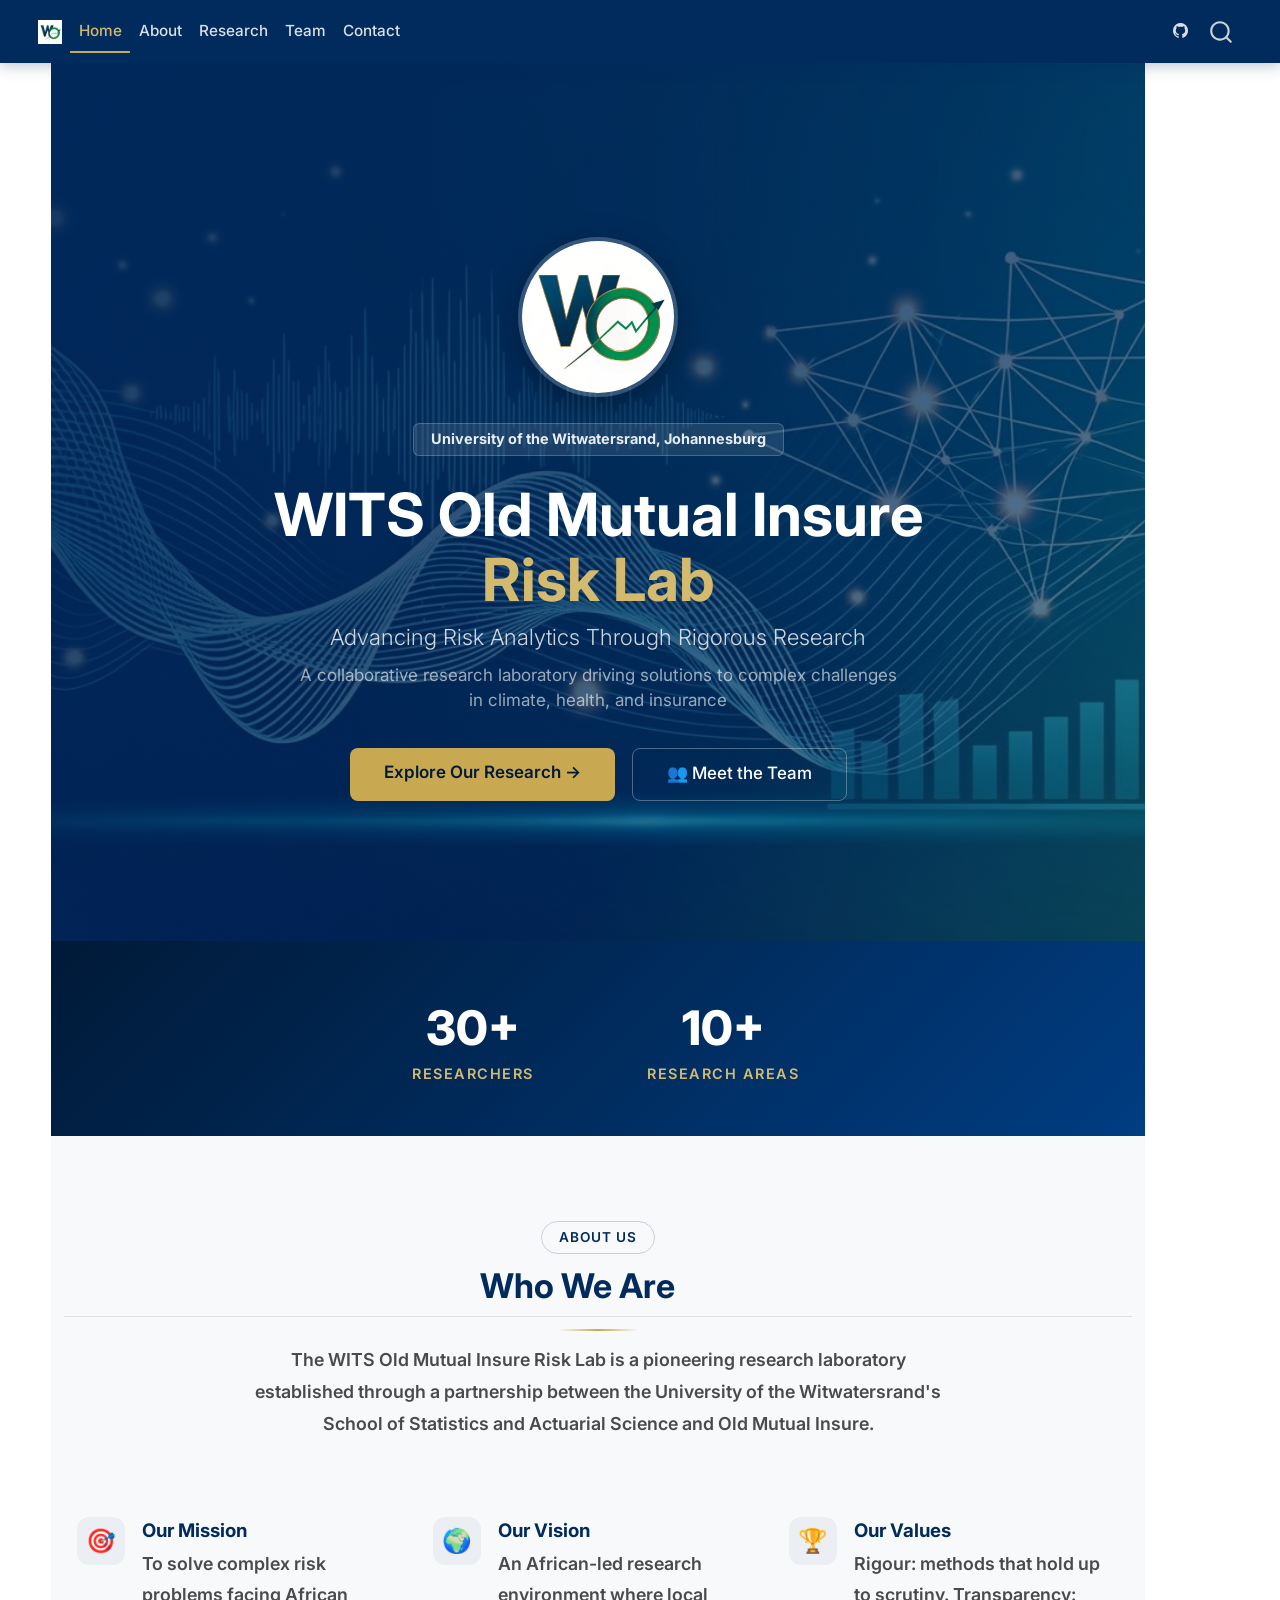
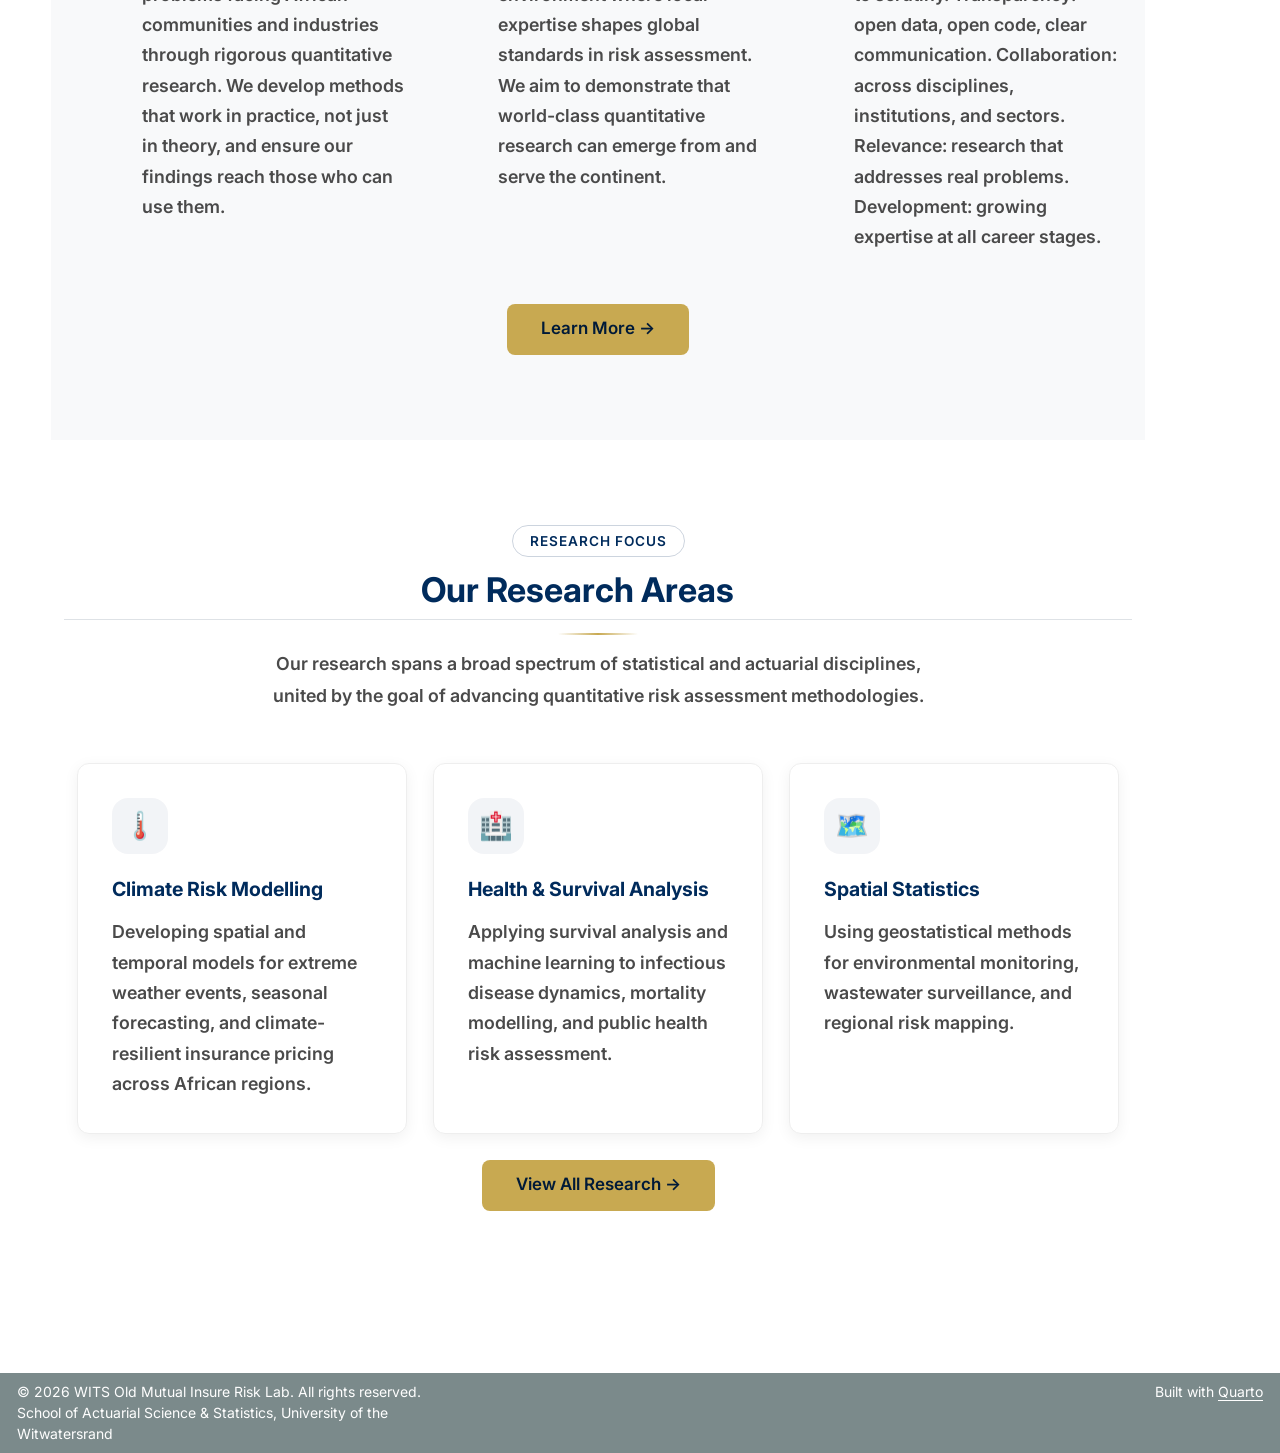
<file: docs/index.html>
<!DOCTYPE html>
<html xmlns="http://www.w3.org/1999/xhtml" lang="en" xml:lang="en"><head>

<meta charset="utf-8">
<meta name="generator" content="quarto-1.9.36">

<meta name="viewport" content="width=device-width, initial-scale=1.0, user-scalable=yes">

<meta name="description" content="Advancing Risk Analytics &amp; Actuarial Science through innovative research at the University of the Witwatersrand">

<title>WITS Old Mutual Insure Risk Lab</title>
<style>
/* Default styles provided by pandoc.
** See https://pandoc.org/MANUAL.html#variables-for-html for config info.
*/
code{white-space: pre-wrap;}
span.smallcaps{font-variant: small-caps;}
div.columns{display: flex; gap: min(4vw, 1.5em);}
div.column{flex: auto; overflow-x: auto;}
div.hanging-indent{margin-left: 1.5em; text-indent: -1.5em;}
ul.task-list{list-style: none;}
ul.task-list li input[type="checkbox"] {
  width: 0.8em;
  margin: 0 0.8em 0.2em -1em; /* quarto-specific, see https://github.com/quarto-dev/quarto-cli/issues/4556 */ 
  vertical-align: middle;
}
</style>


<script src="site_libs/quarto-nav/quarto-nav.js"></script>
<script src="site_libs/quarto-nav/headroom.min.js"></script>
<script src="site_libs/clipboard/clipboard.min.js"></script>
<script src="site_libs/quarto-search/autocomplete.umd.js"></script>
<script src="site_libs/quarto-search/fuse.min.js"></script>
<script src="site_libs/quarto-search/quarto-search.js"></script>
<meta name="quarto:offset" content="./">
<link href="./images/logo.png" rel="icon" type="image/png">
<script src="site_libs/quarto-html/quarto.js" type="module"></script>
<script src="site_libs/quarto-html/tabsets/tabsets.js" type="module"></script>
<script src="site_libs/quarto-html/popper.min.js"></script>
<script src="site_libs/quarto-html/tippy.umd.min.js"></script>
<script src="site_libs/quarto-html/anchor.min.js"></script>
<link href="site_libs/quarto-html/tippy.css" rel="stylesheet">
<link href="site_libs/quarto-html/quarto-syntax-highlighting-845c23b38eaddc0f92fda52bfe77a8c8.css" rel="stylesheet" id="quarto-text-highlighting-styles">
<script src="site_libs/bootstrap/bootstrap.min.js"></script>
<link href="site_libs/bootstrap/bootstrap-icons.css" rel="stylesheet">
<link href="site_libs/bootstrap/bootstrap-7622a81b1497c2bcf4601b853448bdc0.min.css" rel="stylesheet" append-hash="true" id="quarto-bootstrap" data-mode="light">
<script id="quarto-search-options" type="application/json">{
  "location": "navbar",
  "copy-button": false,
  "collapse-after": 3,
  "panel-placement": "end",
  "type": "overlay",
  "limit": 50,
  "keyboard-shortcut": [
    "f",
    "/",
    "s"
  ],
  "show-item-context": false,
  "language": {
    "search-no-results-text": "No results",
    "search-matching-documents-text": "matching documents",
    "search-copy-link-title": "Copy link to search",
    "search-hide-matches-text": "Hide additional matches",
    "search-more-match-text": "more match in this document",
    "search-more-matches-text": "more matches in this document",
    "search-clear-button-title": "Clear",
    "search-text-placeholder": "",
    "search-detached-cancel-button-title": "Cancel",
    "search-submit-button-title": "Submit",
    "search-label": "Search"
  }
}</script>
<style>html{ scroll-behavior: smooth; }</style>
<link rel="preconnect" href="https://fonts.googleapis.com">
<link rel="preconnect" href="https://fonts.gstatic.com" crossorigin="">
<link href="https://fonts.googleapis.com/css2?family=Inter:wght@300;400;500;600;700;800&amp;family=Playfair+Display:wght@700&amp;display=swap" rel="stylesheet">
<link href="https://cdn.jsdelivr.net/npm/bootstrap@5.3.2/dist/css/bootstrap.min.css" rel="stylesheet">


<link rel="stylesheet" href="styles.css">
<meta property="og:title" content="– WITS Old Mutual Insure Risk Lab">
<meta property="og:description" content="Advancing Risk Analytics &amp; Actuarial Science through innovative research at the University of the Witwatersrand">
<meta property="og:image" content="images/hero-bg.png">
<meta property="og:site_name" content="WITS Old Mutual Insure Risk Lab">
<meta property="og:image:alt" content="">
<meta name="twitter:title" content="– WITS Old Mutual Insure Risk Lab">
<meta name="twitter:description" content="Advancing Risk Analytics &amp; Actuarial Science through innovative research at the University of the Witwatersrand">
<meta name="twitter:image" content="images/hero-bg.png">
<meta name="twitter:image:alt" content="">
<meta name="twitter:card" content="summary_large_image">
</head>

<body class="nav-fixed fullcontent quarto-light">

<div id="quarto-search-results"></div>
  <header id="quarto-header" class="headroom fixed-top">
    <nav class="navbar navbar-expand-lg " data-bs-theme="dark">
      <div class="navbar-container container-fluid">
      <div class="navbar-brand-container mx-auto">
    <a href="./index.html" class="navbar-brand navbar-brand-logo">
    <img src="./images/logo.png" alt="" class="navbar-logo light-content">
    <img src="./images/logo.png" alt="" class="navbar-logo dark-content">
    </a>
  </div>
            <div id="quarto-search" class="" title="Search"></div>
          <button class="navbar-toggler" type="button" data-bs-toggle="collapse" data-bs-target="#navbarCollapse" aria-controls="navbarCollapse" role="menu" aria-expanded="false" aria-label="Toggle navigation" onclick="if (window.quartoToggleHeadroom) { window.quartoToggleHeadroom(); }">
  <span class="navbar-toggler-icon"></span>
</button>
          <div class="collapse navbar-collapse" id="navbarCollapse">
            <ul class="navbar-nav navbar-nav-scroll me-auto">
  <li class="nav-item">
    <a class="nav-link active" href="./index.html" aria-current="page"> 
<span class="menu-text">Home</span></a>
  </li>  
  <li class="nav-item">
    <a class="nav-link" href="./about.html"> 
<span class="menu-text">About</span></a>
  </li>  
  <li class="nav-item">
    <a class="nav-link" href="./research.html"> 
<span class="menu-text">Research</span></a>
  </li>  
  <li class="nav-item">
    <a class="nav-link" href="./team.html"> 
<span class="menu-text">Team</span></a>
  </li>  
  <li class="nav-item">
    <a class="nav-link" href="./contact.html"> 
<span class="menu-text">Contact</span></a>
  </li>  
</ul>
            <ul class="navbar-nav navbar-nav-scroll ms-auto">
  <li class="nav-item compact">
    <a class="nav-link" href="https://github.com/odeymofokeng-wits/wits-risk-lab"> <i class="bi bi-github" role="img" aria-label="GitHub">
</i> 
<span class="menu-text"></span></a>
  </li>  
</ul>
          </div> <!-- /navcollapse -->
            <div class="quarto-navbar-tools">
</div>
      </div> <!-- /container-fluid -->
    </nav>
</header>
<!-- content -->
<div id="quarto-content" class="quarto-container page-columns page-rows-contents page-layout-article page-navbar">
<!-- sidebar -->
<!-- margin-sidebar -->
    
<!-- main -->
<main class="content" id="quarto-document-content"><header id="title-block-header" class="quarto-title-block"></header>





<style>
.hero-canvas {
  position: fixed;
  inset: 0;
  width: 100dvw;
  height: 100dvh;
  pointer-events: none;
  z-index: 2;
  touch-action: none;
}
</style>

<!-- ═══════════════════════════════════════════
     HERO SECTION
     ═══════════════════════════════════════════ -->
<div class="hero-section">
  <img src="images/hero-bg.png" alt="" class="hero-bg">
  <div class="hero-overlay"></div>
  <canvas id="hero-particles" class="hero-canvas" aria-hidden="true"></canvas>
  <div class="hero-content">
    <img src="images/logo.png" alt="WITS Old Mutual Insure Risk Lab" class="hero-logo">

    <div class="hero-badges">
      <span class="badge">University of the Witwatersrand, Johannesburg</span>
    </div>

    <h1 class="hero-title">
      WITS Old Mutual Insure<br>
      <span class="gold">Risk Lab</span>
    </h1>

    <p class="hero-tagline">
      Advancing Risk Analytics Through Rigorous Research
    </p>
    <p class="hero-subtitle">
      A collaborative research laboratory driving solutions to complex challenges in climate, health, and insurance
    </p>

    <div class="hero-buttons">
      <a href="./research.html" class="hero-btn-primary">
        Explore Our Research →
      </a>
      <a href="./team.html" class="hero-btn-secondary">
        👥 Meet the Team
      </a>
    </div>
  </div>
</div>

<!-- ═══════════════════════════════════════════
     STATS BAR
     ═══════════════════════════════════════════ -->
<div class="stats-bar text-center">
  <div class="container">
    <div class="row g-4 justify-content-center">
      <div class="col-6 col-md-3 stat-item">
        <div class="stat-number">30+</div>
        <div class="stat-label">Researchers</div>
      </div>
      <div class="col-6 col-md-3 stat-item">
        <div class="stat-number">10+</div>
        <div class="stat-label">Research Areas</div>
      </div>
    </div>
  </div>
</div>

<!-- ═══════════════════════════════════════════
     ABOUT PREVIEW
     ═══════════════════════════════════════════ -->
<div class="bg-light-section" style="padding: 5rem 0;">
  <div class="container">
    <div class="section-title-wrapper">
      <span class="section-badge badge-navy">About Us</span>
      <h2 class="anchored">Who We Are</h2>
      <div class="gold-line"></div>
      <p style="color: #666; max-width: 700px; margin: 0 auto; font-size: 1.05rem; line-height: 1.8;">
        The WITS Old Mutual Insure Risk Lab is a pioneering research laboratory
        established through a partnership between the University of the
        Witwatersrand's School of Statistics and Actuarial Science and Old Mutual
        Insure.
      </p>
    </div>

    <div class="row g-4 mt-4 justify-content-center">
      <div class="col-md-4">
        <div class="about-value-card">
         <div class="about-value-icon">🎯</div>
          <div>
            <div class="about-value-title">Our Mission</div>
            <div class="about-value-text">
              To solve complex risk problems facing African communities and industries through rigorous quantitative research. We develop methods that work in practice, not just in theory, and ensure our findings reach those who can use them.
            </div>
          </div>
        </div>
      </div>
      <div class="col-md-4">
        <div class="about-value-card">
          <div class="about-value-icon">🌍</div>
          <div>
            <div class="about-value-title">Our Vision</div>
            <div class="about-value-text">
              An African-led research environment where local expertise shapes global standards in risk assessment. We aim to demonstrate that world-class quantitative research can emerge from and serve the continent.
            </div>
          </div>
        </div>
      </div>
      <div class="col-md-4">
        <div class="about-value-card">
         <div class="about-value-icon">🏆</div>
          <div>
            <div class="about-value-title">Our Values</div>
            <div class="about-value-text">
              Rigour: methods that hold up to scrutiny. Transparency: open data, open code, clear communication. Collaboration: across disciplines, institutions, and sectors. Relevance: research that addresses real problems. Development: growing expertise at all career stages.
            </div>
          </div>
        </div>
      </div>
    </div>

    <div class="text-center mt-4">
      <a href="./about.html" class="hero-btn-primary" style="display: inline-block;">
        Learn More →
      </a>
    </div>
  </div>
</div>

<!-- RESEARCH PREVIEW -->
<div style="padding: 5rem 0; background: white;">
  <div class="container">
    <div class="section-title-wrapper">
      <span class="section-badge badge-navy">Research Focus</span>
      <h2 class="anchored">Our Research Areas</h2>
      <div class="gold-line"></div>
      <p style="color: #666; max-width: 700px; margin: 0 auto; font-size: 1.05rem; line-height: 1.8;">
        Our research spans a broad spectrum of statistical and actuarial disciplines,
        united by the goal of advancing quantitative risk assessment methodologies.
      </p>
    </div>

    <div class="row g-4">
      <div class="col-md-4">
        <div class="research-card">
         <div class="research-card-icon">🌡️</div>
          <div class="research-card-title">Climate Risk Modelling</div>
          <div class="research-card-text">
            Developing spatial and temporal models for extreme weather events,
            seasonal forecasting, and climate-resilient insurance pricing across
            African regions.
          </div>
        </div>
      </div>
      <div class="col-md-4">
        <div class="research-card">
          <div class="research-card-icon">🏥</div>
          <div class="research-card-title">Health &amp; Survival Analysis</div>
          <div class="research-card-text">
            Applying survival analysis and machine learning to infectious disease
            dynamics, mortality modelling, and public health risk assessment.
          </div>
        </div>
      </div>
      <div class="col-md-4">
        <div class="research-card">
         <div class="research-card-icon">🗺️</div>
          <div class="research-card-title">Spatial Statistics</div>
          <div class="research-card-text">
            Using geostatistical methods for
            environmental monitoring, wastewater surveillance, and regional risk mapping.
          </div>
        </div>
      </div>
    </div>

    <div class="text-center mt-4">
      <a href="./research.html" class="hero-btn-primary" style="display: inline-block;">
        View All Research →
      </a>
    </div>
  </div>
</div>

<script>
(function () {
  const canvas = document.getElementById('hero-particles');
  if (!canvas) return;
  const ctx = canvas.getContext('2d');
  const reduced = window.matchMedia('(prefers-reduced-motion: reduce)').matches;

  let W = 0, H = 0, DPR = 1, particles = [];
  const mouse = { x: -9999, y: -9999, active: false };
    let lastScrollY = window.scrollY;

  const DOT_WHITE = 'rgba(255, 255, 255, 0.75)';
  const DOT_GOLD  = 'rgba(212, 175, 85, 0.95)';
  const LINE_RGB  = '212, 175, 85';
  const LINK_DIST = 180;
  const MOUSE_RADIUS = 200;

    let lastW = 0, lastH = 0;
  function resize() {
    DPR = Math.min(window.devicePixelRatio || 1, 2);
    const vv = window.visualViewport;
    const newW = vv ? Math.round(vv.width) : window.innerWidth;
    const newH = vv ? Math.round(vv.height) : window.innerHeight;

    // Ignore small height changes (mobile address bar toggling ~60-120px)
    const widthChanged = Math.abs(newW - lastW) > 30;
    const heightChanged = Math.abs(newH - lastH) > 150;
    if (!widthChanged && !heightChanged && particles.length > 0) {
      // Still resize canvas to match current visual viewport, no rebuild
      W = newW; H = newH;
      canvas.width = W * DPR;
      canvas.height = H * DPR;
      canvas.style.width = W + 'px';
      canvas.style.height = H + 'px';
      ctx.setTransform(DPR, 0, 0, DPR, 0, 0);
      return;
    }

    W = newW; H = newH;
    lastW = W; lastH = H;
    canvas.width = W * DPR;
    canvas.height = H * DPR;
    canvas.style.width = W + 'px';
    canvas.style.height = H + 'px';
    ctx.setTransform(DPR, 0, 0, DPR, 0, 0);

    // Fewer particles on small screens
    const isMobile = W < 700;
    const divisor = isMobile ? 9000 : 5000;
    const cap = isMobile ? 120 : 280;
    const target = Math.min(Math.max(Math.floor((W * H) / divisor), 30), cap);
    particles = [];
    for (let i = 0; i < target; i++) {
      particles.push({
        x: Math.random() * W,
        y: Math.random() * H,
        vx: (Math.random() - 0.5) * 0.3,
        vy: (Math.random() - 0.5) * 0.3,
        r: 0.9 + Math.random() * 2.0,
        gold: Math.random() < 0.45
      });
    }
  }

   function drawFrame() {
    // Scroll the particle field with the page
    const currentScrollY = window.scrollY;
    const scrollDelta = currentScrollY - lastScrollY;
    lastScrollY = currentScrollY;

    if (scrollDelta !== 0) {
      for (const p of particles) {
        p.y -= scrollDelta;
        if (p.y < -15) p.y = H + 15;
        else if (p.y > H + 15) p.y = -15;
      }
    }

    ctx.clearRect(0, 0, W, H);
    

    for (const p of particles) {
      if (mouse.active) {
        const dx = p.x - mouse.x, dy = p.y - mouse.y;
        const d2 = dx * dx + dy * dy;
        if (d2 < MOUSE_RADIUS * MOUSE_RADIUS && d2 > 1) {
          const d = Math.sqrt(d2);
          const f = (1 - d / MOUSE_RADIUS) * 0.18;
          p.vx += (dx / d) * f;
          p.vy += (dy / d) * f;
        }
      }
      p.vx *= 0.985; p.vy *= 0.985;
      p.vx += (Math.random() - 0.5) * 0.012;
      p.vy += (Math.random() - 0.5) * 0.012;
      const sp = Math.hypot(p.vx, p.vy);
      if (sp > 1.2) { p.vx = (p.vx / sp) * 1.2; p.vy = (p.vy / sp) * 1.2; }
      p.x += p.vx; p.y += p.vy;
      if (p.x < -15) p.x = W + 15;
      if (p.x > W + 15) p.x = -15;
      if (p.y < -15) p.y = H + 15;
      if (p.y > H + 15) p.y = -15;
    }

    for (let i = 0; i < particles.length; i++) {
      for (let j = i + 1; j < particles.length; j++) {
        const a = particles[i], b = particles[j];
        const dx = a.x - b.x, dy = a.y - b.y;
        const d2 = dx * dx + dy * dy;
        if (d2 < LINK_DIST * LINK_DIST) {
          const alpha = (1 - Math.sqrt(d2) / LINK_DIST) * 0.42;
          ctx.strokeStyle = 'rgba(' + LINE_RGB + ',' + alpha + ')';
          ctx.lineWidth = 0.7;
          ctx.beginPath();
          ctx.moveTo(a.x, a.y);
          ctx.lineTo(b.x, b.y);
          ctx.stroke();
        }
      }
    }

    for (const p of particles) {
      ctx.fillStyle = p.gold ? DOT_GOLD : DOT_WHITE;
      ctx.beginPath();
      ctx.arc(p.x, p.y, p.r, 0, Math.PI * 2);
      ctx.fill();
    }
  }

  let rafId = null, running = false;
  function loop() { drawFrame(); rafId = requestAnimationFrame(loop); }
  function start() { if (running || reduced) return; running = true; rafId = requestAnimationFrame(loop); }
  function stop() { running = false; if (rafId) cancelAnimationFrame(rafId); rafId = null; }

    window.addEventListener('pointermove', (e) => {
    mouse.x = e.clientX;
    mouse.y = e.clientY;
    mouse.active = true;
  });
  window.addEventListener('pointerup', () => { mouse.active = false; });
  window.addEventListener('touchend', () => { mouse.active = false; });
  document.addEventListener('mouseleave', () => { mouse.active = false; });

  window.addEventListener('resize', () => { resize(); drawFrame(); });
  resize();
  drawFrame();
  if (!reduced) start();
})();
</script>



</main> <!-- /main -->
<script id="quarto-html-after-body" type="application/javascript">
  window.document.addEventListener("DOMContentLoaded", function (event) {
    const icon = "";
    const anchorJS = new window.AnchorJS();
    anchorJS.options = {
      placement: 'right',
      icon: icon
    };
    anchorJS.add('.anchored');
    const isCodeAnnotation = (el) => {
      for (const clz of el.classList) {
        if (clz.startsWith('code-annotation-')) {                     
          return true;
        }
      }
      return false;
    }
    const onCopySuccess = function(e) {
      // button target
      const button = e.trigger;
      // don't keep focus
      button.blur();
      // flash "checked"
      button.classList.add('code-copy-button-checked');
      var currentTitle = button.getAttribute("title");
      button.setAttribute("title", "Copied!");
      let tooltip;
      if (window.bootstrap) {
        button.setAttribute("data-bs-toggle", "tooltip");
        button.setAttribute("data-bs-placement", "left");
        button.setAttribute("data-bs-title", "Copied!");
        tooltip = new bootstrap.Tooltip(button, 
          { trigger: "manual", 
            customClass: "code-copy-button-tooltip",
            offset: [0, -8]});
        tooltip.show();    
      }
      setTimeout(function() {
        if (tooltip) {
          tooltip.hide();
          button.removeAttribute("data-bs-title");
          button.removeAttribute("data-bs-toggle");
          button.removeAttribute("data-bs-placement");
        }
        button.setAttribute("title", currentTitle);
        button.classList.remove('code-copy-button-checked');
      }, 1000);
      // clear code selection
      e.clearSelection();
    }
    const getTextToCopy = function(trigger) {
      const outerScaffold = trigger.parentElement.cloneNode(true);
      const codeEl = outerScaffold.querySelector('code');
      for (const childEl of codeEl.children) {
        if (isCodeAnnotation(childEl)) {
          childEl.remove();
        }
      }
      return codeEl.innerText;
    }
    const clipboard = new window.ClipboardJS('.code-copy-button:not([data-in-quarto-modal])', {
      text: getTextToCopy
    });
    clipboard.on('success', onCopySuccess);
    if (window.document.getElementById('quarto-embedded-source-code-modal')) {
      const clipboardModal = new window.ClipboardJS('.code-copy-button[data-in-quarto-modal]', {
        text: getTextToCopy,
        container: window.document.getElementById('quarto-embedded-source-code-modal')
      });
      clipboardModal.on('success', onCopySuccess);
    }
      var localhostRegex = new RegExp(/^(?:http|https):\/\/localhost\:?[0-9]*\//);
      var mailtoRegex = new RegExp(/^mailto:/);
        var filterRegex = new RegExp('/' + window.location.host + '/');
      var isInternal = (href) => {
          return filterRegex.test(href) || localhostRegex.test(href) || mailtoRegex.test(href);
      }
      // Inspect non-navigation links and adorn them if external
     var links = window.document.querySelectorAll('a[href]:not(.nav-link):not(.navbar-brand):not(.toc-action):not(.sidebar-link):not(.sidebar-item-toggle):not(.pagination-link):not(.no-external):not([aria-hidden]):not(.dropdown-item):not(.quarto-navigation-tool):not(.about-link)');
      for (var i=0; i<links.length; i++) {
        const link = links[i];
        if (!isInternal(link.href)) {
          // undo the damage that might have been done by quarto-nav.js in the case of
          // links that we want to consider external
          if (link.dataset.originalHref !== undefined) {
            link.href = link.dataset.originalHref;
          }
        }
      }
    function tippyHover(el, contentFn, onTriggerFn, onUntriggerFn) {
      const config = {
        allowHTML: true,
        maxWidth: 500,
        delay: 100,
        arrow: false,
        appendTo: function(el) {
            return el.parentElement;
        },
        interactive: true,
        interactiveBorder: 10,
        theme: 'quarto',
        placement: 'bottom-start',
      };
      if (contentFn) {
        config.content = contentFn;
      }
      if (onTriggerFn) {
        config.onTrigger = onTriggerFn;
      }
      if (onUntriggerFn) {
        config.onUntrigger = onUntriggerFn;
      }
      window.tippy(el, config); 
    }
    const noterefs = window.document.querySelectorAll('a[role="doc-noteref"]');
    for (var i=0; i<noterefs.length; i++) {
      const ref = noterefs[i];
      tippyHover(ref, function() {
        // use id or data attribute instead here
        let href = ref.getAttribute('data-footnote-href') || ref.getAttribute('href');
        try { href = new URL(href).hash; } catch {}
        const id = href.replace(/^#\/?/, "");
        const note = window.document.getElementById(id);
        if (note) {
          return note.innerHTML;
        } else {
          return "";
        }
      });
    }
    const xrefs = window.document.querySelectorAll('a.quarto-xref');
    const processXRef = (id, note) => {
      // Strip column container classes
      const stripColumnClz = (el) => {
        el.classList.remove("page-full", "page-columns");
        if (el.children) {
          for (const child of el.children) {
            stripColumnClz(child);
          }
        }
      }
      stripColumnClz(note)
      if (id === null || id.startsWith('sec-')) {
        // Special case sections, only their first couple elements
        const container = document.createElement("div");
        if (note.children && note.children.length > 2) {
          container.appendChild(note.children[0].cloneNode(true));
          for (let i = 1; i < note.children.length; i++) {
            const child = note.children[i];
            if (child.tagName === "P" && child.innerText === "") {
              continue;
            } else {
              container.appendChild(child.cloneNode(true));
              break;
            }
          }
          if (window.Quarto?.typesetMath) {
            window.Quarto.typesetMath(container);
          }
          return container.innerHTML
        } else {
          if (window.Quarto?.typesetMath) {
            window.Quarto.typesetMath(note);
          }
          return note.innerHTML;
        }
      } else {
        // Remove any anchor links if they are present
        const anchorLink = note.querySelector('a.anchorjs-link');
        if (anchorLink) {
          anchorLink.remove();
        }
        if (window.Quarto?.typesetMath) {
          window.Quarto.typesetMath(note);
        }
        if (note.classList.contains("callout")) {
          return note.outerHTML;
        } else {
          return note.innerHTML;
        }
      }
    }
    for (var i=0; i<xrefs.length; i++) {
      const xref = xrefs[i];
      tippyHover(xref, undefined, function(instance) {
        instance.disable();
        let url = xref.getAttribute('href');
        let hash = undefined; 
        if (url.startsWith('#')) {
          hash = url;
        } else {
          try { hash = new URL(url).hash; } catch {}
        }
        if (hash) {
          const id = hash.replace(/^#\/?/, "");
          const note = window.document.getElementById(id);
          if (note !== null) {
            try {
              const html = processXRef(id, note.cloneNode(true));
              instance.setContent(html);
            } finally {
              instance.enable();
              instance.show();
            }
          } else {
            // See if we can fetch this
            fetch(url.split('#')[0])
            .then(res => res.text())
            .then(html => {
              const parser = new DOMParser();
              const htmlDoc = parser.parseFromString(html, "text/html");
              const note = htmlDoc.getElementById(id);
              if (note !== null) {
                const html = processXRef(id, note);
                instance.setContent(html);
              } 
            }).finally(() => {
              instance.enable();
              instance.show();
            });
          }
        } else {
          // See if we can fetch a full url (with no hash to target)
          // This is a special case and we should probably do some content thinning / targeting
          fetch(url)
          .then(res => res.text())
          .then(html => {
            const parser = new DOMParser();
            const htmlDoc = parser.parseFromString(html, "text/html");
            const note = htmlDoc.querySelector('main.content');
            if (note !== null) {
              // This should only happen for chapter cross references
              // (since there is no id in the URL)
              // remove the first header
              if (note.children.length > 0 && note.children[0].tagName === "HEADER") {
                note.children[0].remove();
              }
              const html = processXRef(null, note);
              instance.setContent(html);
            } 
          }).finally(() => {
            instance.enable();
            instance.show();
          });
        }
      }, function(instance) {
      });
    }
        let selectedAnnoteEl;
        const selectorForAnnotation = ( cell, annotation) => {
          let cellAttr = 'data-code-cell="' + cell + '"';
          let lineAttr = 'data-code-annotation="' +  annotation + '"';
          const selector = 'span[' + cellAttr + '][' + lineAttr + ']';
          return selector;
        }
        const selectCodeLines = (annoteEl) => {
          const doc = window.document;
          const targetCell = annoteEl.getAttribute("data-target-cell");
          const targetAnnotation = annoteEl.getAttribute("data-target-annotation");
          const annoteSpan = window.document.querySelector(selectorForAnnotation(targetCell, targetAnnotation));
          const lines = annoteSpan.getAttribute("data-code-lines").split(",");
          const lineIds = lines.map((line) => {
            return targetCell + "-" + line;
          })
          let top = null;
          let height = null;
          let parent = null;
          if (lineIds.length > 0) {
              //compute the position of the single el (top and bottom and make a div)
              const el = window.document.getElementById(lineIds[0]);
              top = el.offsetTop;
              height = el.offsetHeight;
              parent = el.parentElement.parentElement;
            if (lineIds.length > 1) {
              const lastEl = window.document.getElementById(lineIds[lineIds.length - 1]);
              const bottom = lastEl.offsetTop + lastEl.offsetHeight;
              height = bottom - top;
            }
            if (top !== null && height !== null && parent !== null) {
              // cook up a div (if necessary) and position it 
              let div = window.document.getElementById("code-annotation-line-highlight");
              if (div === null) {
                div = window.document.createElement("div");
                div.setAttribute("id", "code-annotation-line-highlight");
                div.style.position = 'absolute';
                parent.appendChild(div);
              }
              div.style.top = top - 2 + "px";
              div.style.height = height + 4 + "px";
              div.style.left = 0;
              let gutterDiv = window.document.getElementById("code-annotation-line-highlight-gutter");
              if (gutterDiv === null) {
                gutterDiv = window.document.createElement("div");
                gutterDiv.setAttribute("id", "code-annotation-line-highlight-gutter");
                gutterDiv.style.position = 'absolute';
                const codeCell = window.document.getElementById(targetCell);
                const gutter = codeCell.querySelector('.code-annotation-gutter');
                gutter.appendChild(gutterDiv);
              }
              gutterDiv.style.top = top - 2 + "px";
              gutterDiv.style.height = height + 4 + "px";
            }
            selectedAnnoteEl = annoteEl;
          }
        };
        const unselectCodeLines = () => {
          const elementsIds = ["code-annotation-line-highlight", "code-annotation-line-highlight-gutter"];
          elementsIds.forEach((elId) => {
            const div = window.document.getElementById(elId);
            if (div) {
              div.remove();
            }
          });
          selectedAnnoteEl = undefined;
        };
          // Handle positioning of the toggle
      window.addEventListener(
        "resize",
        throttle(() => {
          elRect = undefined;
          if (selectedAnnoteEl) {
            selectCodeLines(selectedAnnoteEl);
          }
        }, 10)
      );
      function throttle(fn, ms) {
      let throttle = false;
      let timer;
        return (...args) => {
          if(!throttle) { // first call gets through
              fn.apply(this, args);
              throttle = true;
          } else { // all the others get throttled
              if(timer) clearTimeout(timer); // cancel #2
              timer = setTimeout(() => {
                fn.apply(this, args);
                timer = throttle = false;
              }, ms);
          }
        };
      }
        // Attach click handler to the DT
        const annoteDls = window.document.querySelectorAll('dt[data-target-cell]');
        for (const annoteDlNode of annoteDls) {
          annoteDlNode.addEventListener('click', (event) => {
            const clickedEl = event.target;
            if (clickedEl !== selectedAnnoteEl) {
              unselectCodeLines();
              const activeEl = window.document.querySelector('dt[data-target-cell].code-annotation-active');
              if (activeEl) {
                activeEl.classList.remove('code-annotation-active');
              }
              selectCodeLines(clickedEl);
              clickedEl.classList.add('code-annotation-active');
            } else {
              // Unselect the line
              unselectCodeLines();
              clickedEl.classList.remove('code-annotation-active');
            }
          });
        }
    const findCites = (el) => {
      const parentEl = el.parentElement;
      if (parentEl) {
        const cites = parentEl.dataset.cites;
        if (cites) {
          return {
            el,
            cites: cites.split(' ')
          };
        } else {
          return findCites(el.parentElement)
        }
      } else {
        return undefined;
      }
    };
    var bibliorefs = window.document.querySelectorAll('a[role="doc-biblioref"]');
    for (var i=0; i<bibliorefs.length; i++) {
      const ref = bibliorefs[i];
      const citeInfo = findCites(ref);
      if (citeInfo) {
        tippyHover(citeInfo.el, function() {
          var popup = window.document.createElement('div');
          citeInfo.cites.forEach(function(cite) {
            var citeDiv = window.document.createElement('div');
            citeDiv.classList.add('hanging-indent');
            citeDiv.classList.add('csl-entry');
            var biblioDiv = window.document.getElementById('ref-' + cite);
            if (biblioDiv) {
              citeDiv.innerHTML = biblioDiv.innerHTML;
            }
            popup.appendChild(citeDiv);
          });
          return popup.innerHTML;
        });
      }
    }
  });
  </script>
</div> <!-- /content -->
<footer class="footer">
  <div class="nav-footer">
    <div class="nav-footer-left">
<p>© 2026 WITS Old Mutual Insure Risk Lab. All rights reserved. School of Actuarial Science &amp; Statistics, University of the Witwatersrand</p>
</div>   
    <div class="nav-footer-center">
      &nbsp;
    </div>
    <div class="nav-footer-right">
<p>Built with <a href="https://quarto.org/">Quarto</a></p>
</div>
  </div>
</footer>




<script src="site_libs/quarto-html/zenscroll-min.js"></script>
</body></html>
</file>
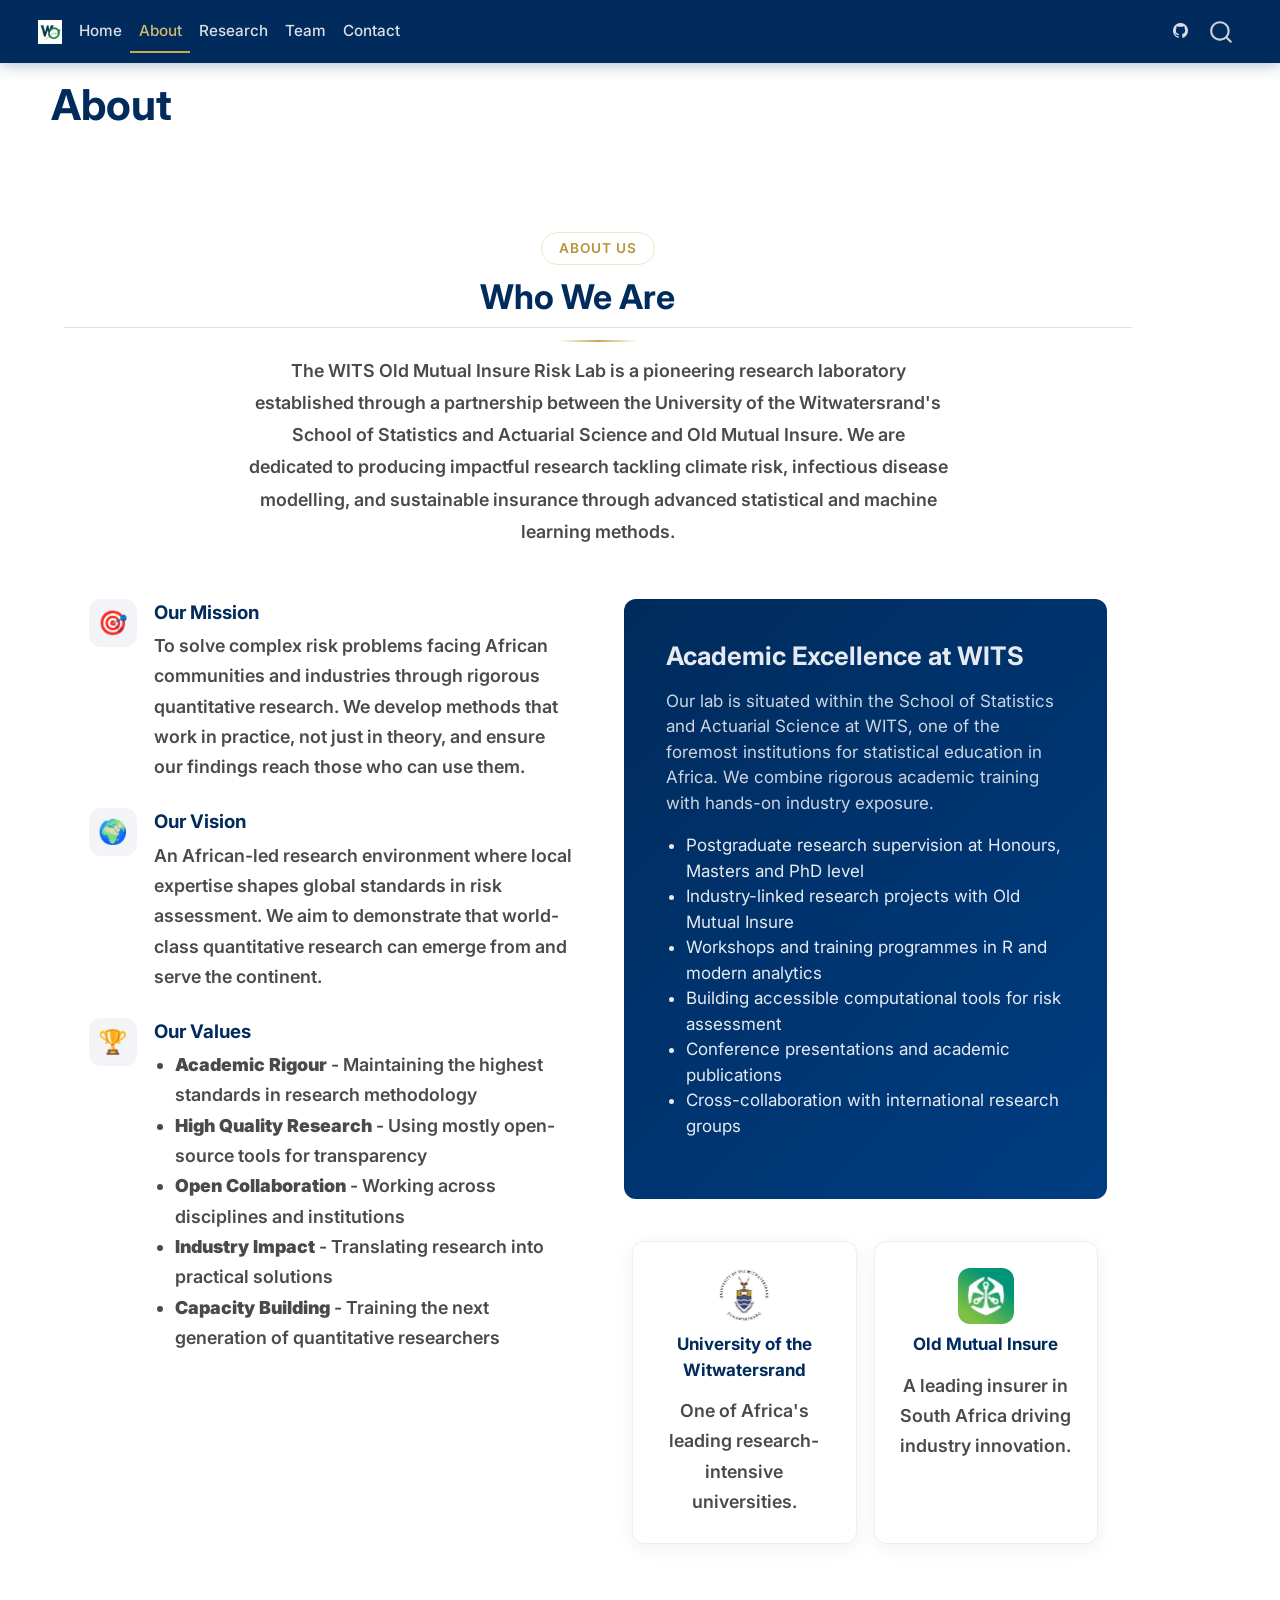
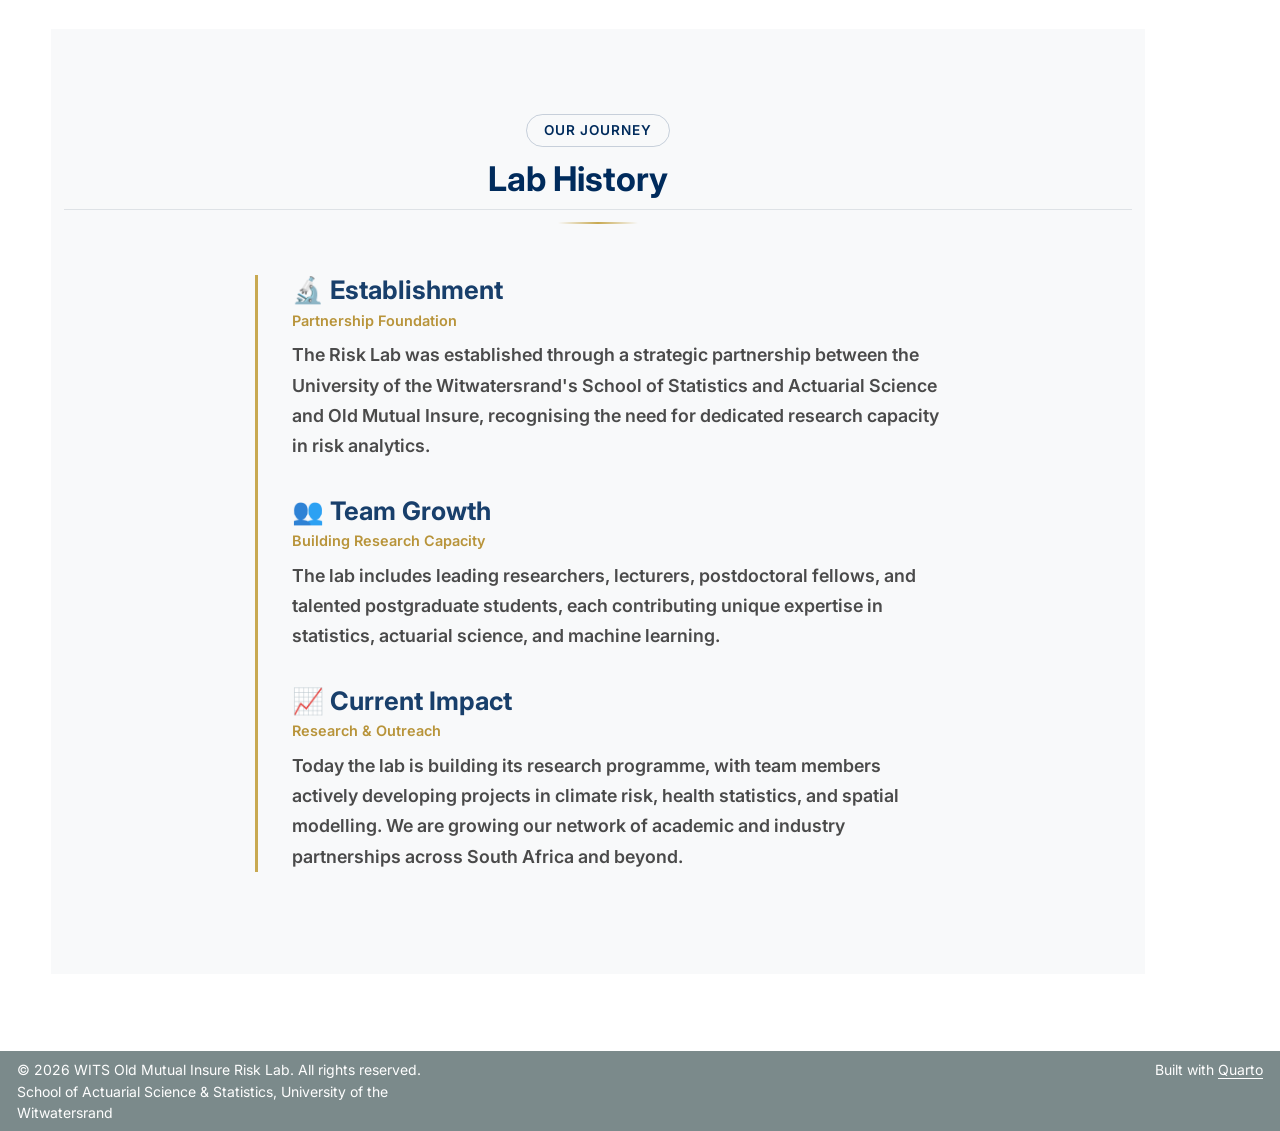
<file: docs/about.html>
<!DOCTYPE html>
<html xmlns="http://www.w3.org/1999/xhtml" lang="en" xml:lang="en"><head>

<meta charset="utf-8">
<meta name="generator" content="quarto-1.9.36">

<meta name="viewport" content="width=device-width, initial-scale=1.0, user-scalable=yes">


<title>About – WITS Old Mutual Insure Risk Lab</title>
<style>
/* Default styles provided by pandoc.
** See https://pandoc.org/MANUAL.html#variables-for-html for config info.
*/
code{white-space: pre-wrap;}
span.smallcaps{font-variant: small-caps;}
div.columns{display: flex; gap: min(4vw, 1.5em);}
div.column{flex: auto; overflow-x: auto;}
div.hanging-indent{margin-left: 1.5em; text-indent: -1.5em;}
ul.task-list{list-style: none;}
ul.task-list li input[type="checkbox"] {
  width: 0.8em;
  margin: 0 0.8em 0.2em -1em; /* quarto-specific, see https://github.com/quarto-dev/quarto-cli/issues/4556 */ 
  vertical-align: middle;
}
</style>


<script src="site_libs/quarto-nav/quarto-nav.js"></script>
<script src="site_libs/quarto-nav/headroom.min.js"></script>
<script src="site_libs/clipboard/clipboard.min.js"></script>
<script src="site_libs/quarto-search/autocomplete.umd.js"></script>
<script src="site_libs/quarto-search/fuse.min.js"></script>
<script src="site_libs/quarto-search/quarto-search.js"></script>
<meta name="quarto:offset" content="./">
<link href="./images/logo.png" rel="icon" type="image/png">
<script src="site_libs/quarto-html/quarto.js" type="module"></script>
<script src="site_libs/quarto-html/tabsets/tabsets.js" type="module"></script>
<script src="site_libs/quarto-html/popper.min.js"></script>
<script src="site_libs/quarto-html/tippy.umd.min.js"></script>
<script src="site_libs/quarto-html/anchor.min.js"></script>
<link href="site_libs/quarto-html/tippy.css" rel="stylesheet">
<link href="site_libs/quarto-html/quarto-syntax-highlighting-845c23b38eaddc0f92fda52bfe77a8c8.css" rel="stylesheet" id="quarto-text-highlighting-styles">
<script src="site_libs/bootstrap/bootstrap.min.js"></script>
<link href="site_libs/bootstrap/bootstrap-icons.css" rel="stylesheet">
<link href="site_libs/bootstrap/bootstrap-b7124d8e363694a78c4a45e5f0993725.min.css" rel="stylesheet" append-hash="true" id="quarto-bootstrap" data-mode="light">
<script id="quarto-search-options" type="application/json">{
  "location": "navbar",
  "copy-button": false,
  "collapse-after": 3,
  "panel-placement": "end",
  "type": "overlay",
  "limit": 50,
  "keyboard-shortcut": [
    "f",
    "/",
    "s"
  ],
  "show-item-context": false,
  "language": {
    "search-no-results-text": "No results",
    "search-matching-documents-text": "matching documents",
    "search-copy-link-title": "Copy link to search",
    "search-hide-matches-text": "Hide additional matches",
    "search-more-match-text": "more match in this document",
    "search-more-matches-text": "more matches in this document",
    "search-clear-button-title": "Clear",
    "search-text-placeholder": "",
    "search-detached-cancel-button-title": "Cancel",
    "search-submit-button-title": "Submit",
    "search-label": "Search"
  }
}</script>
<style>html{ scroll-behavior: smooth; }</style>
<link rel="preconnect" href="https://fonts.googleapis.com">
<link rel="preconnect" href="https://fonts.gstatic.com" crossorigin="">
<link href="https://fonts.googleapis.com/css2?family=Inter:wght@300;400;500;600;700;800&amp;family=Playfair+Display:wght@700&amp;display=swap" rel="stylesheet">
<link href="https://cdn.jsdelivr.net/npm/bootstrap@5.3.2/dist/css/bootstrap.min.css" rel="stylesheet">


<link rel="stylesheet" href="styles.css">
<meta property="og:title" content="About – WITS Old Mutual Insure Risk Lab">
<meta property="og:image" content="images/wits.jpg">
<meta property="og:site_name" content="WITS Old Mutual Insure Risk Lab">
<meta property="og:image:alt" content="WITS">
<meta name="twitter:title" content="About – WITS Old Mutual Insure Risk Lab">
<meta name="twitter:image" content="images/wits.jpg">
<meta name="twitter:image:alt" content="WITS">
<meta name="twitter:card" content="summary_large_image">
</head>

<body class="nav-fixed fullcontent quarto-light">

<div id="quarto-search-results"></div>
  <header id="quarto-header" class="headroom fixed-top">
    <nav class="navbar navbar-expand-lg " data-bs-theme="dark">
      <div class="navbar-container container-fluid">
      <div class="navbar-brand-container mx-auto">
    <a href="./index.html" class="navbar-brand navbar-brand-logo">
    <img src="./images/logo.png" alt="" class="navbar-logo light-content">
    <img src="./images/logo.png" alt="" class="navbar-logo dark-content">
    </a>
  </div>
            <div id="quarto-search" class="" title="Search"></div>
          <button class="navbar-toggler" type="button" data-bs-toggle="collapse" data-bs-target="#navbarCollapse" aria-controls="navbarCollapse" role="menu" aria-expanded="false" aria-label="Toggle navigation" onclick="if (window.quartoToggleHeadroom) { window.quartoToggleHeadroom(); }">
  <span class="navbar-toggler-icon"></span>
</button>
          <div class="collapse navbar-collapse" id="navbarCollapse">
            <ul class="navbar-nav navbar-nav-scroll me-auto">
  <li class="nav-item">
    <a class="nav-link" href="./index.html"> 
<span class="menu-text">Home</span></a>
  </li>  
  <li class="nav-item">
    <a class="nav-link active" href="./about.html" aria-current="page"> 
<span class="menu-text">About</span></a>
  </li>  
  <li class="nav-item">
    <a class="nav-link" href="./research.html"> 
<span class="menu-text">Research</span></a>
  </li>  
  <li class="nav-item">
    <a class="nav-link" href="./team.html"> 
<span class="menu-text">Team</span></a>
  </li>  
  <li class="nav-item">
    <a class="nav-link" href="./contact.html"> 
<span class="menu-text">Contact</span></a>
  </li>  
</ul>
            <ul class="navbar-nav navbar-nav-scroll ms-auto">
  <li class="nav-item compact">
    <a class="nav-link" href="https://github.com/odeymofokeng-wits/wits-risk-lab"> <i class="bi bi-github" role="img" aria-label="GitHub">
</i> 
<span class="menu-text"></span></a>
  </li>  
</ul>
          </div> <!-- /navcollapse -->
            <div class="quarto-navbar-tools">
</div>
      </div> <!-- /container-fluid -->
    </nav>
</header>
<!-- content -->
<div id="quarto-content" class="quarto-container page-columns page-rows-contents page-layout-article page-navbar">
<!-- sidebar -->
<!-- margin-sidebar -->
    
<!-- main -->
<main class="content" id="quarto-document-content">

<header id="title-block-header" class="quarto-title-block default">
<div class="quarto-title">
<h1 class="title">About</h1>
</div>



<div class="quarto-title-meta">

    
  
    
  </div>
  


</header>


<div style="padding: 5rem 0; background: white;">
  <div class="container">
    <div class="section-title-wrapper">
      <span class="section-badge badge-gold">About Us</span>
      <h2 class="anchored">Who We Are</h2>
      <div class="gold-line"></div>
      <p style="color: #666; max-width: 700px; margin: 0 auto; font-size: 1.05rem; line-height: 1.8;">
        The WITS Old Mutual Insure Risk Lab is a pioneering research laboratory
        established through a partnership between the University of the
        Witwatersrand's School of Statistics and Actuarial Science and Old Mutual
        Insure. We are dedicated to producing impactful research tackling climate risk, infectious disease modelling, and sustainable insurance through advanced statistical and machine learning methods.
      </p>
    </div>

    <div class="row g-5 align-items-start">
      <!-- Left column: Mission, Vision, Values -->
      <div class="col-lg-6">
        <div class="about-value-card">
          <div class="about-value-icon">🎯</div>
          <div>
            <div class="about-value-title">Our Mission</div>
            <div class="about-value-text">
              To solve complex risk problems facing African communities and industries 
          through rigorous quantitative research. We develop methods that work in 
          practice, not just in theory, and ensure our findings reach those who can 
          use them.
            </div>
          </div>
        </div>

        <div class="about-value-card">
          <div class="about-value-icon">🌍</div>
          <div>
            <div class="about-value-title">Our Vision</div>
            <div class="about-value-text">
              An African-led research environment where local expertise shapes global 
          standards in risk assessment. We aim to demonstrate that world-class 
          quantitative research can emerge from and serve the continent.
            </div>
          </div>
        </div>

        <div class="about-value-card">
         <div class="about-value-icon">🏆</div>
          <div>
            <div class="about-value-title">Our Values</div>
            <div class="about-value-text">
              <ul style="padding-left: 1.2rem; margin: 0;">
                <li><strong>Academic Rigour</strong> - Maintaining the highest standards in research methodology</li>
                <li><strong>High Quality Research</strong> - Using mostly open-source tools for transparency</li>
                <li><strong>Open Collaboration</strong> - Working across disciplines and institutions</li>
                <li><strong>Industry Impact</strong> - Translating research into practical solutions</li>
                <li><strong>Capacity Building</strong> - Training the next generation of quantitative researchers</li>
              </ul>
            </div>
          </div>
        </div>
      </div>

      <!-- Right column: Academic Excellence card -->
      <div class="col-lg-6">
        <div class="about-academic-card">
          <h3 class="anchored">Academic Excellence at WITS</h3>
          <p style="margin-top: 1rem;">
            Our lab is situated within the School of Statistics and Actuarial
            Science at WITS, one of the foremost institutions for statistical
            education in Africa. We combine rigorous academic training with
            hands-on industry exposure.
          </p>
          <ul style="padding-left: 1.2rem; margin-top: 1rem;">
            <li>Postgraduate research supervision at Honours, Masters and PhD level</li>
            <li>Industry-linked research projects with Old Mutual Insure</li>
            <li>Workshops and training programmes in R and modern analytics</li>
            <li>Building accessible computational tools for risk assessment</li>
            <li>Conference presentations and academic publications</li>
            <li>Cross-collaboration with international research groups</li>
          </ul>
        </div>

       <!-- Partners preview -->
<div class="row g-3 mt-4">
  <div class="col-6">
    <div class="partner-card" style="padding: 1.5rem;">
      <img src="images/wits.jpg" alt="WITS" style="width: 56px; height: 56px; object-fit: contain; border-radius: 12px; margin-bottom: 0.5rem;">
      <div class="partner-name" style="font-size: 1rem;">University of the Witwatersrand</div>
      <div class="partner-text" style="font-size: 0.8rem;">
        One of Africa's leading research-intensive universities.
      </div>
    </div>
  </div>
  <div class="col-6">
    <div class="partner-card" style="padding: 1.5rem;">
      <img src="images/oldmutual.jpg" alt="Old Mutual Insure" style="width: 56px; height: 56px; object-fit: contain; border-radius: 12px; margin-bottom: 0.5rem;">
      <div class="partner-name" style="font-size: 1rem;">Old Mutual Insure</div>
      <div class="partner-text" style="font-size: 0.8rem;">
        A leading insurer in South Africa driving industry innovation.
              </div>
            </div>
          </div>
        </div>
      </div>
    </div>
  </div>
</div>

<!-- History / Timeline Section -->
<div class="bg-light-section" style="padding: 5rem 0;">
  <div class="container">
    <div class="section-title-wrapper">
      <span class="section-badge badge-navy">Our Journey</span>
      <h2 class="anchored">Lab History</h2>
      <div class="gold-line"></div>
    </div>

    <div class="row justify-content-center">
      <div class="col-lg-8">
        <div style="border-left: 3px solid var(--color-gold); padding-left: 2rem;">
          <div style="margin-bottom: 2rem;">
            <h4 style="color: var(--color-navy) !important; margin-bottom: 0.25rem;" class="anchored">
  🔬
  Establishment
</h4>
            <p style="font-size: 0.85rem; color: var(--color-gold-dark); font-weight: 600; margin-bottom: 0.5rem;">Partnership Foundation</p>
            <p style="color: #666; font-size: 0.9rem; line-height: 1.7;">
              The Risk Lab was established through a strategic partnership between
              the University of the Witwatersrand's School of Statistics and
              Actuarial Science and Old Mutual Insure, recognising the need for
              dedicated research capacity in risk analytics.
            </p>
          </div>
          <div style="margin-bottom: 2rem;">
            <h4 style="color: var(--color-navy) !important; margin-bottom: 0.25rem;" class="anchored">
 👥
  Team Growth
</h4>
            <p style="font-size: 0.85rem; color: var(--color-gold-dark); font-weight: 600; margin-bottom: 0.5rem;">Building Research Capacity</p>
            <p style="color: #666; font-size: 0.9rem; line-height: 1.7;">
              The lab includes leading researchers, lecturers,
              postdoctoral fellows, and talented postgraduate students, each
              contributing unique expertise in statistics, actuarial science,
              and machine learning.
            </p>
          </div>
          <div>
            <h4 style="color: var(--color-navy) !important; margin-bottom: 0.25rem;" class="anchored">
 📈
  Current Impact
</h4>
            <p style="font-size: 0.85rem; color: var(--color-gold-dark); font-weight: 600; margin-bottom: 0.5rem;">Research &amp; Outreach</p>
            <p style="color: #666; font-size: 0.9rem; line-height: 1.7;">
              Today the lab is building its research programme, with team members 
  actively developing projects in climate risk, health statistics, and 
  spatial modelling. We are growing our network of academic and industry 
  partnerships across South Africa and beyond.
            </p>
          </div>
        </div>
      </div>
    </div>
  </div>
</div> 



</main> <!-- /main -->
<script id="quarto-html-after-body" type="application/javascript">
  window.document.addEventListener("DOMContentLoaded", function (event) {
    const icon = "";
    const anchorJS = new window.AnchorJS();
    anchorJS.options = {
      placement: 'right',
      icon: icon
    };
    anchorJS.add('.anchored');
    const isCodeAnnotation = (el) => {
      for (const clz of el.classList) {
        if (clz.startsWith('code-annotation-')) {                     
          return true;
        }
      }
      return false;
    }
    const onCopySuccess = function(e) {
      // button target
      const button = e.trigger;
      // don't keep focus
      button.blur();
      // flash "checked"
      button.classList.add('code-copy-button-checked');
      var currentTitle = button.getAttribute("title");
      button.setAttribute("title", "Copied!");
      let tooltip;
      if (window.bootstrap) {
        button.setAttribute("data-bs-toggle", "tooltip");
        button.setAttribute("data-bs-placement", "left");
        button.setAttribute("data-bs-title", "Copied!");
        tooltip = new bootstrap.Tooltip(button, 
          { trigger: "manual", 
            customClass: "code-copy-button-tooltip",
            offset: [0, -8]});
        tooltip.show();    
      }
      setTimeout(function() {
        if (tooltip) {
          tooltip.hide();
          button.removeAttribute("data-bs-title");
          button.removeAttribute("data-bs-toggle");
          button.removeAttribute("data-bs-placement");
        }
        button.setAttribute("title", currentTitle);
        button.classList.remove('code-copy-button-checked');
      }, 1000);
      // clear code selection
      e.clearSelection();
    }
    const getTextToCopy = function(trigger) {
      const outerScaffold = trigger.parentElement.cloneNode(true);
      const codeEl = outerScaffold.querySelector('code');
      for (const childEl of codeEl.children) {
        if (isCodeAnnotation(childEl)) {
          childEl.remove();
        }
      }
      return codeEl.innerText;
    }
    const clipboard = new window.ClipboardJS('.code-copy-button:not([data-in-quarto-modal])', {
      text: getTextToCopy
    });
    clipboard.on('success', onCopySuccess);
    if (window.document.getElementById('quarto-embedded-source-code-modal')) {
      const clipboardModal = new window.ClipboardJS('.code-copy-button[data-in-quarto-modal]', {
        text: getTextToCopy,
        container: window.document.getElementById('quarto-embedded-source-code-modal')
      });
      clipboardModal.on('success', onCopySuccess);
    }
      var localhostRegex = new RegExp(/^(?:http|https):\/\/localhost\:?[0-9]*\//);
      var mailtoRegex = new RegExp(/^mailto:/);
        var filterRegex = new RegExp('/' + window.location.host + '/');
      var isInternal = (href) => {
          return filterRegex.test(href) || localhostRegex.test(href) || mailtoRegex.test(href);
      }
      // Inspect non-navigation links and adorn them if external
     var links = window.document.querySelectorAll('a[href]:not(.nav-link):not(.navbar-brand):not(.toc-action):not(.sidebar-link):not(.sidebar-item-toggle):not(.pagination-link):not(.no-external):not([aria-hidden]):not(.dropdown-item):not(.quarto-navigation-tool):not(.about-link)');
      for (var i=0; i<links.length; i++) {
        const link = links[i];
        if (!isInternal(link.href)) {
          // undo the damage that might have been done by quarto-nav.js in the case of
          // links that we want to consider external
          if (link.dataset.originalHref !== undefined) {
            link.href = link.dataset.originalHref;
          }
        }
      }
    function tippyHover(el, contentFn, onTriggerFn, onUntriggerFn) {
      const config = {
        allowHTML: true,
        maxWidth: 500,
        delay: 100,
        arrow: false,
        appendTo: function(el) {
            return el.parentElement;
        },
        interactive: true,
        interactiveBorder: 10,
        theme: 'quarto',
        placement: 'bottom-start',
      };
      if (contentFn) {
        config.content = contentFn;
      }
      if (onTriggerFn) {
        config.onTrigger = onTriggerFn;
      }
      if (onUntriggerFn) {
        config.onUntrigger = onUntriggerFn;
      }
      window.tippy(el, config); 
    }
    const noterefs = window.document.querySelectorAll('a[role="doc-noteref"]');
    for (var i=0; i<noterefs.length; i++) {
      const ref = noterefs[i];
      tippyHover(ref, function() {
        // use id or data attribute instead here
        let href = ref.getAttribute('data-footnote-href') || ref.getAttribute('href');
        try { href = new URL(href).hash; } catch {}
        const id = href.replace(/^#\/?/, "");
        const note = window.document.getElementById(id);
        if (note) {
          return note.innerHTML;
        } else {
          return "";
        }
      });
    }
    const xrefs = window.document.querySelectorAll('a.quarto-xref');
    const processXRef = (id, note) => {
      // Strip column container classes
      const stripColumnClz = (el) => {
        el.classList.remove("page-full", "page-columns");
        if (el.children) {
          for (const child of el.children) {
            stripColumnClz(child);
          }
        }
      }
      stripColumnClz(note)
      if (id === null || id.startsWith('sec-')) {
        // Special case sections, only their first couple elements
        const container = document.createElement("div");
        if (note.children && note.children.length > 2) {
          container.appendChild(note.children[0].cloneNode(true));
          for (let i = 1; i < note.children.length; i++) {
            const child = note.children[i];
            if (child.tagName === "P" && child.innerText === "") {
              continue;
            } else {
              container.appendChild(child.cloneNode(true));
              break;
            }
          }
          if (window.Quarto?.typesetMath) {
            window.Quarto.typesetMath(container);
          }
          return container.innerHTML
        } else {
          if (window.Quarto?.typesetMath) {
            window.Quarto.typesetMath(note);
          }
          return note.innerHTML;
        }
      } else {
        // Remove any anchor links if they are present
        const anchorLink = note.querySelector('a.anchorjs-link');
        if (anchorLink) {
          anchorLink.remove();
        }
        if (window.Quarto?.typesetMath) {
          window.Quarto.typesetMath(note);
        }
        if (note.classList.contains("callout")) {
          return note.outerHTML;
        } else {
          return note.innerHTML;
        }
      }
    }
    for (var i=0; i<xrefs.length; i++) {
      const xref = xrefs[i];
      tippyHover(xref, undefined, function(instance) {
        instance.disable();
        let url = xref.getAttribute('href');
        let hash = undefined; 
        if (url.startsWith('#')) {
          hash = url;
        } else {
          try { hash = new URL(url).hash; } catch {}
        }
        if (hash) {
          const id = hash.replace(/^#\/?/, "");
          const note = window.document.getElementById(id);
          if (note !== null) {
            try {
              const html = processXRef(id, note.cloneNode(true));
              instance.setContent(html);
            } finally {
              instance.enable();
              instance.show();
            }
          } else {
            // See if we can fetch this
            fetch(url.split('#')[0])
            .then(res => res.text())
            .then(html => {
              const parser = new DOMParser();
              const htmlDoc = parser.parseFromString(html, "text/html");
              const note = htmlDoc.getElementById(id);
              if (note !== null) {
                const html = processXRef(id, note);
                instance.setContent(html);
              } 
            }).finally(() => {
              instance.enable();
              instance.show();
            });
          }
        } else {
          // See if we can fetch a full url (with no hash to target)
          // This is a special case and we should probably do some content thinning / targeting
          fetch(url)
          .then(res => res.text())
          .then(html => {
            const parser = new DOMParser();
            const htmlDoc = parser.parseFromString(html, "text/html");
            const note = htmlDoc.querySelector('main.content');
            if (note !== null) {
              // This should only happen for chapter cross references
              // (since there is no id in the URL)
              // remove the first header
              if (note.children.length > 0 && note.children[0].tagName === "HEADER") {
                note.children[0].remove();
              }
              const html = processXRef(null, note);
              instance.setContent(html);
            } 
          }).finally(() => {
            instance.enable();
            instance.show();
          });
        }
      }, function(instance) {
      });
    }
        let selectedAnnoteEl;
        const selectorForAnnotation = ( cell, annotation) => {
          let cellAttr = 'data-code-cell="' + cell + '"';
          let lineAttr = 'data-code-annotation="' +  annotation + '"';
          const selector = 'span[' + cellAttr + '][' + lineAttr + ']';
          return selector;
        }
        const selectCodeLines = (annoteEl) => {
          const doc = window.document;
          const targetCell = annoteEl.getAttribute("data-target-cell");
          const targetAnnotation = annoteEl.getAttribute("data-target-annotation");
          const annoteSpan = window.document.querySelector(selectorForAnnotation(targetCell, targetAnnotation));
          const lines = annoteSpan.getAttribute("data-code-lines").split(",");
          const lineIds = lines.map((line) => {
            return targetCell + "-" + line;
          })
          let top = null;
          let height = null;
          let parent = null;
          if (lineIds.length > 0) {
              //compute the position of the single el (top and bottom and make a div)
              const el = window.document.getElementById(lineIds[0]);
              top = el.offsetTop;
              height = el.offsetHeight;
              parent = el.parentElement.parentElement;
            if (lineIds.length > 1) {
              const lastEl = window.document.getElementById(lineIds[lineIds.length - 1]);
              const bottom = lastEl.offsetTop + lastEl.offsetHeight;
              height = bottom - top;
            }
            if (top !== null && height !== null && parent !== null) {
              // cook up a div (if necessary) and position it 
              let div = window.document.getElementById("code-annotation-line-highlight");
              if (div === null) {
                div = window.document.createElement("div");
                div.setAttribute("id", "code-annotation-line-highlight");
                div.style.position = 'absolute';
                parent.appendChild(div);
              }
              div.style.top = top - 2 + "px";
              div.style.height = height + 4 + "px";
              div.style.left = 0;
              let gutterDiv = window.document.getElementById("code-annotation-line-highlight-gutter");
              if (gutterDiv === null) {
                gutterDiv = window.document.createElement("div");
                gutterDiv.setAttribute("id", "code-annotation-line-highlight-gutter");
                gutterDiv.style.position = 'absolute';
                const codeCell = window.document.getElementById(targetCell);
                const gutter = codeCell.querySelector('.code-annotation-gutter');
                gutter.appendChild(gutterDiv);
              }
              gutterDiv.style.top = top - 2 + "px";
              gutterDiv.style.height = height + 4 + "px";
            }
            selectedAnnoteEl = annoteEl;
          }
        };
        const unselectCodeLines = () => {
          const elementsIds = ["code-annotation-line-highlight", "code-annotation-line-highlight-gutter"];
          elementsIds.forEach((elId) => {
            const div = window.document.getElementById(elId);
            if (div) {
              div.remove();
            }
          });
          selectedAnnoteEl = undefined;
        };
          // Handle positioning of the toggle
      window.addEventListener(
        "resize",
        throttle(() => {
          elRect = undefined;
          if (selectedAnnoteEl) {
            selectCodeLines(selectedAnnoteEl);
          }
        }, 10)
      );
      function throttle(fn, ms) {
      let throttle = false;
      let timer;
        return (...args) => {
          if(!throttle) { // first call gets through
              fn.apply(this, args);
              throttle = true;
          } else { // all the others get throttled
              if(timer) clearTimeout(timer); // cancel #2
              timer = setTimeout(() => {
                fn.apply(this, args);
                timer = throttle = false;
              }, ms);
          }
        };
      }
        // Attach click handler to the DT
        const annoteDls = window.document.querySelectorAll('dt[data-target-cell]');
        for (const annoteDlNode of annoteDls) {
          annoteDlNode.addEventListener('click', (event) => {
            const clickedEl = event.target;
            if (clickedEl !== selectedAnnoteEl) {
              unselectCodeLines();
              const activeEl = window.document.querySelector('dt[data-target-cell].code-annotation-active');
              if (activeEl) {
                activeEl.classList.remove('code-annotation-active');
              }
              selectCodeLines(clickedEl);
              clickedEl.classList.add('code-annotation-active');
            } else {
              // Unselect the line
              unselectCodeLines();
              clickedEl.classList.remove('code-annotation-active');
            }
          });
        }
    const findCites = (el) => {
      const parentEl = el.parentElement;
      if (parentEl) {
        const cites = parentEl.dataset.cites;
        if (cites) {
          return {
            el,
            cites: cites.split(' ')
          };
        } else {
          return findCites(el.parentElement)
        }
      } else {
        return undefined;
      }
    };
    var bibliorefs = window.document.querySelectorAll('a[role="doc-biblioref"]');
    for (var i=0; i<bibliorefs.length; i++) {
      const ref = bibliorefs[i];
      const citeInfo = findCites(ref);
      if (citeInfo) {
        tippyHover(citeInfo.el, function() {
          var popup = window.document.createElement('div');
          citeInfo.cites.forEach(function(cite) {
            var citeDiv = window.document.createElement('div');
            citeDiv.classList.add('hanging-indent');
            citeDiv.classList.add('csl-entry');
            var biblioDiv = window.document.getElementById('ref-' + cite);
            if (biblioDiv) {
              citeDiv.innerHTML = biblioDiv.innerHTML;
            }
            popup.appendChild(citeDiv);
          });
          return popup.innerHTML;
        });
      }
    }
  });
  </script>
</div> <!-- /content -->
<footer class="footer">
  <div class="nav-footer">
    <div class="nav-footer-left">
<p>© 2026 WITS Old Mutual Insure Risk Lab. All rights reserved. School of Actuarial Science &amp; Statistics, University of the Witwatersrand</p>
</div>   
    <div class="nav-footer-center">
      &nbsp;
    </div>
    <div class="nav-footer-right">
<p>Built with <a href="https://quarto.org/">Quarto</a></p>
</div>
  </div>
</footer>




<script src="site_libs/quarto-html/zenscroll-min.js"></script>
</body></html>
</file>
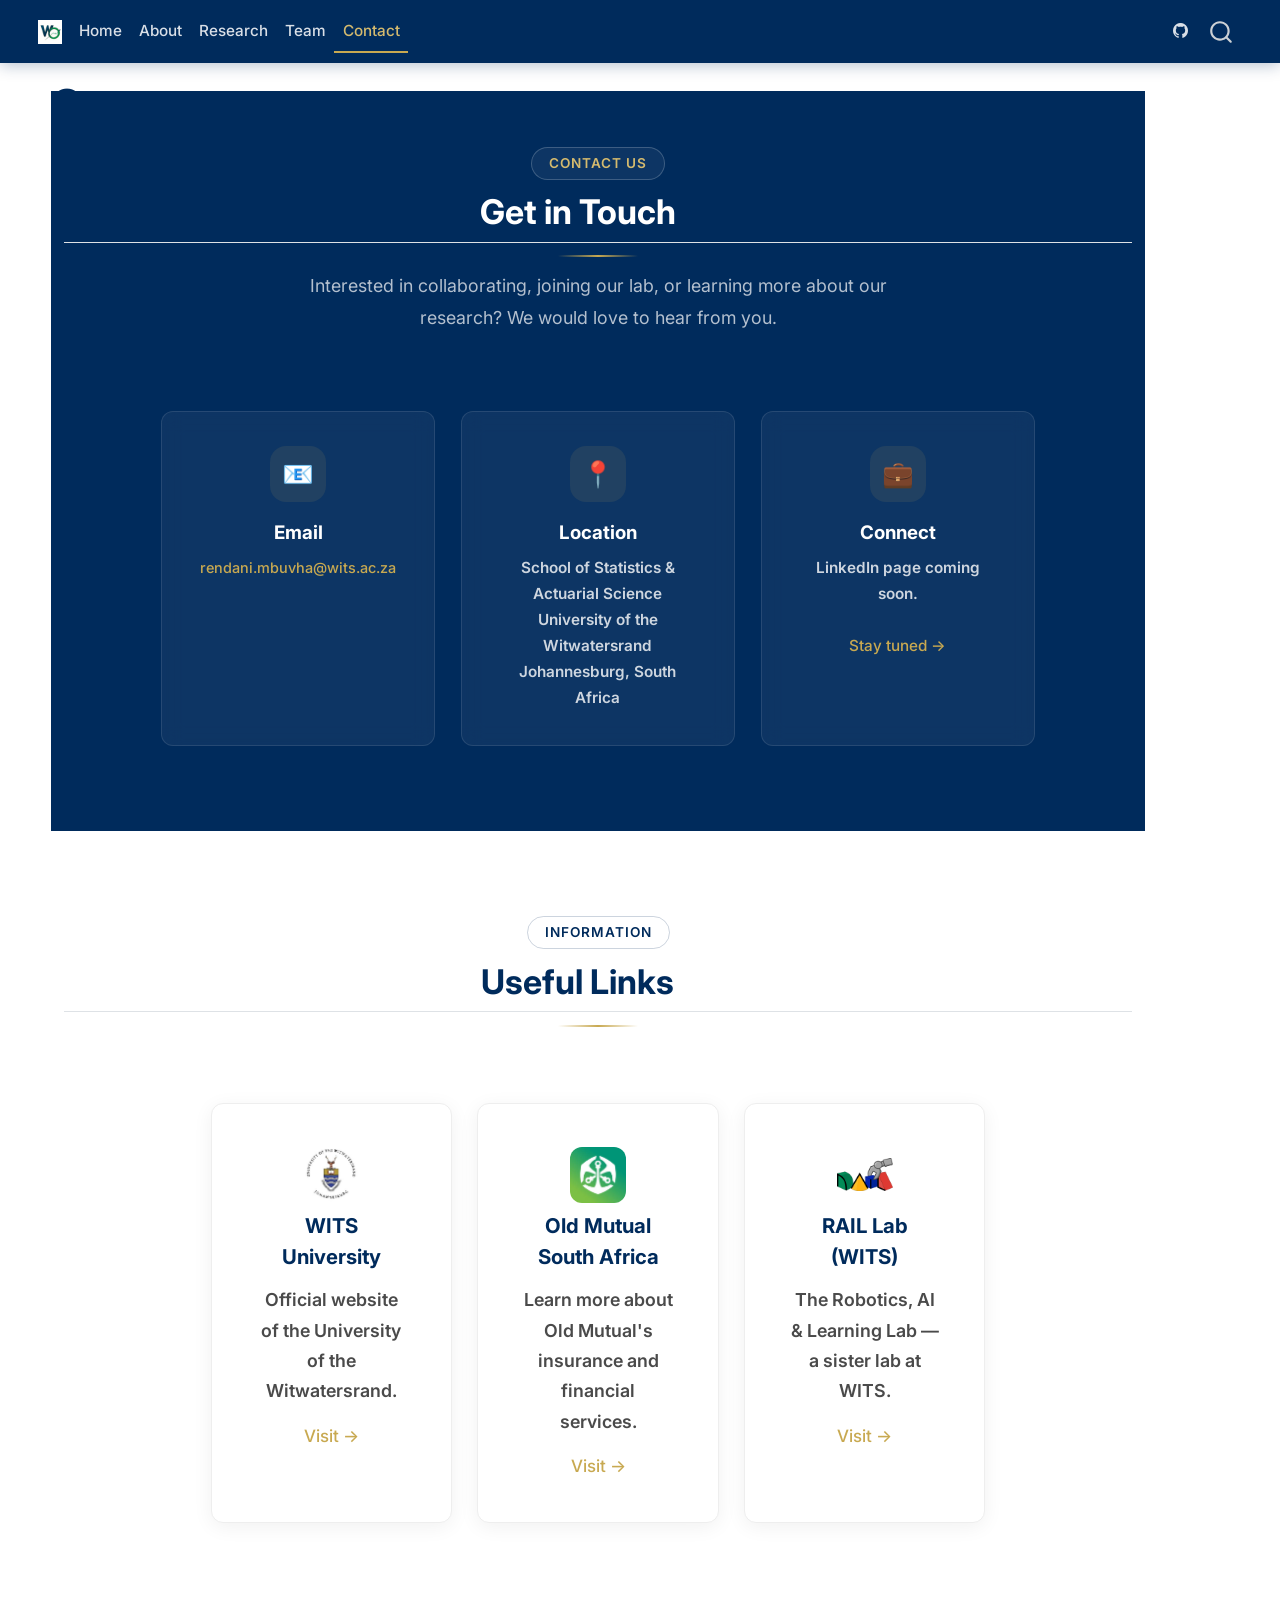
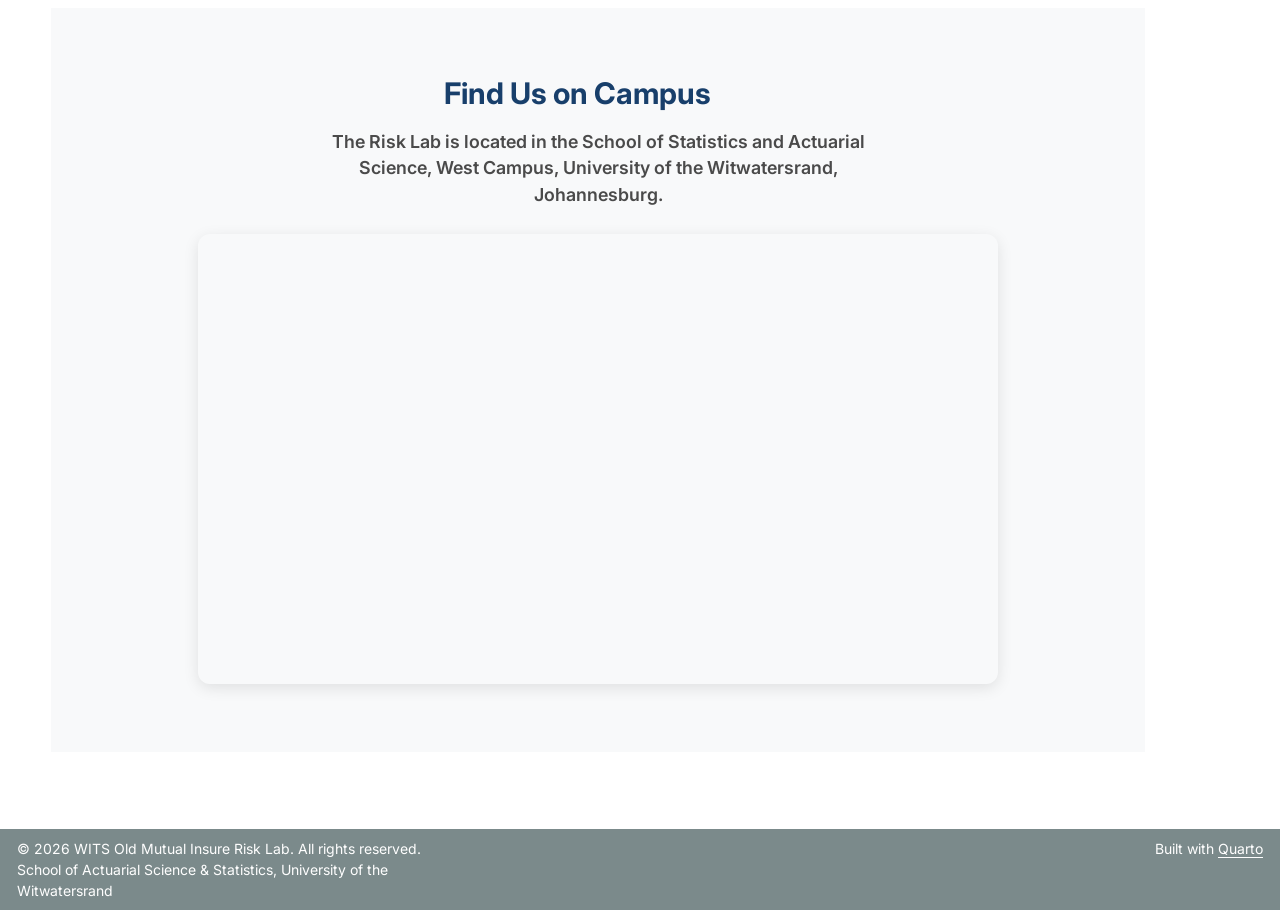
<file: docs/contact.html>
<!DOCTYPE html>
<html xmlns="http://www.w3.org/1999/xhtml" lang="en" xml:lang="en"><head>

<meta charset="utf-8">
<meta name="generator" content="quarto-1.9.36">

<meta name="viewport" content="width=device-width, initial-scale=1.0, user-scalable=yes">


<title>Contact – WITS Old Mutual Insure Risk Lab</title>
<style>
/* Default styles provided by pandoc.
** See https://pandoc.org/MANUAL.html#variables-for-html for config info.
*/
code{white-space: pre-wrap;}
span.smallcaps{font-variant: small-caps;}
div.columns{display: flex; gap: min(4vw, 1.5em);}
div.column{flex: auto; overflow-x: auto;}
div.hanging-indent{margin-left: 1.5em; text-indent: -1.5em;}
ul.task-list{list-style: none;}
ul.task-list li input[type="checkbox"] {
  width: 0.8em;
  margin: 0 0.8em 0.2em -1em; /* quarto-specific, see https://github.com/quarto-dev/quarto-cli/issues/4556 */ 
  vertical-align: middle;
}
</style>


<script src="site_libs/quarto-nav/quarto-nav.js"></script>
<script src="site_libs/quarto-nav/headroom.min.js"></script>
<script src="site_libs/clipboard/clipboard.min.js"></script>
<script src="site_libs/quarto-search/autocomplete.umd.js"></script>
<script src="site_libs/quarto-search/fuse.min.js"></script>
<script src="site_libs/quarto-search/quarto-search.js"></script>
<meta name="quarto:offset" content="./">
<link href="./images/logo.png" rel="icon" type="image/png">
<script src="site_libs/quarto-html/quarto.js" type="module"></script>
<script src="site_libs/quarto-html/tabsets/tabsets.js" type="module"></script>
<script src="site_libs/quarto-html/popper.min.js"></script>
<script src="site_libs/quarto-html/tippy.umd.min.js"></script>
<script src="site_libs/quarto-html/anchor.min.js"></script>
<link href="site_libs/quarto-html/tippy.css" rel="stylesheet">
<link href="site_libs/quarto-html/quarto-syntax-highlighting-845c23b38eaddc0f92fda52bfe77a8c8.css" rel="stylesheet" id="quarto-text-highlighting-styles">
<script src="site_libs/bootstrap/bootstrap.min.js"></script>
<link href="site_libs/bootstrap/bootstrap-icons.css" rel="stylesheet">
<link href="site_libs/bootstrap/bootstrap-b7124d8e363694a78c4a45e5f0993725.min.css" rel="stylesheet" append-hash="true" id="quarto-bootstrap" data-mode="light">
<script id="quarto-search-options" type="application/json">{
  "location": "navbar",
  "copy-button": false,
  "collapse-after": 3,
  "panel-placement": "end",
  "type": "overlay",
  "limit": 50,
  "keyboard-shortcut": [
    "f",
    "/",
    "s"
  ],
  "show-item-context": false,
  "language": {
    "search-no-results-text": "No results",
    "search-matching-documents-text": "matching documents",
    "search-copy-link-title": "Copy link to search",
    "search-hide-matches-text": "Hide additional matches",
    "search-more-match-text": "more match in this document",
    "search-more-matches-text": "more matches in this document",
    "search-clear-button-title": "Clear",
    "search-text-placeholder": "",
    "search-detached-cancel-button-title": "Cancel",
    "search-submit-button-title": "Submit",
    "search-label": "Search"
  }
}</script>
<style>html{ scroll-behavior: smooth; }</style>
<link rel="preconnect" href="https://fonts.googleapis.com">
<link rel="preconnect" href="https://fonts.gstatic.com" crossorigin="">
<link href="https://fonts.googleapis.com/css2?family=Inter:wght@300;400;500;600;700;800&amp;family=Playfair+Display:wght@700&amp;display=swap" rel="stylesheet">
<link href="https://cdn.jsdelivr.net/npm/bootstrap@5.3.2/dist/css/bootstrap.min.css" rel="stylesheet">


<link rel="stylesheet" href="styles.css">
<meta property="og:title" content="Contact – WITS Old Mutual Insure Risk Lab">
<meta property="og:image" content="images/wits.jpg">
<meta property="og:site_name" content="WITS Old Mutual Insure Risk Lab">
<meta property="og:image:alt" content="WITS">
<meta name="twitter:title" content="Contact – WITS Old Mutual Insure Risk Lab">
<meta name="twitter:image" content="images/wits.jpg">
<meta name="twitter:image:alt" content="WITS">
<meta name="twitter:card" content="summary_large_image">
</head>

<body class="nav-fixed fullcontent quarto-light">

<div id="quarto-search-results"></div>
  <header id="quarto-header" class="headroom fixed-top">
    <nav class="navbar navbar-expand-lg " data-bs-theme="dark">
      <div class="navbar-container container-fluid">
      <div class="navbar-brand-container mx-auto">
    <a href="./index.html" class="navbar-brand navbar-brand-logo">
    <img src="./images/logo.png" alt="" class="navbar-logo light-content">
    <img src="./images/logo.png" alt="" class="navbar-logo dark-content">
    </a>
  </div>
            <div id="quarto-search" class="" title="Search"></div>
          <button class="navbar-toggler" type="button" data-bs-toggle="collapse" data-bs-target="#navbarCollapse" aria-controls="navbarCollapse" role="menu" aria-expanded="false" aria-label="Toggle navigation" onclick="if (window.quartoToggleHeadroom) { window.quartoToggleHeadroom(); }">
  <span class="navbar-toggler-icon"></span>
</button>
          <div class="collapse navbar-collapse" id="navbarCollapse">
            <ul class="navbar-nav navbar-nav-scroll me-auto">
  <li class="nav-item">
    <a class="nav-link" href="./index.html"> 
<span class="menu-text">Home</span></a>
  </li>  
  <li class="nav-item">
    <a class="nav-link" href="./about.html"> 
<span class="menu-text">About</span></a>
  </li>  
  <li class="nav-item">
    <a class="nav-link" href="./research.html"> 
<span class="menu-text">Research</span></a>
  </li>  
  <li class="nav-item">
    <a class="nav-link" href="./team.html"> 
<span class="menu-text">Team</span></a>
  </li>  
  <li class="nav-item">
    <a class="nav-link active" href="./contact.html" aria-current="page"> 
<span class="menu-text">Contact</span></a>
  </li>  
</ul>
            <ul class="navbar-nav navbar-nav-scroll ms-auto">
  <li class="nav-item compact">
    <a class="nav-link" href="https://github.com/odeymofokeng-wits/wits-risk-lab"> <i class="bi bi-github" role="img" aria-label="GitHub">
</i> 
<span class="menu-text"></span></a>
  </li>  
</ul>
          </div> <!-- /navcollapse -->
            <div class="quarto-navbar-tools">
</div>
      </div> <!-- /container-fluid -->
    </nav>
</header>
<!-- content -->
<div id="quarto-content" class="quarto-container page-columns page-rows-contents page-layout-article page-navbar">
<!-- sidebar -->
<!-- margin-sidebar -->
    
<!-- main -->
<main class="content" id="quarto-document-content">

<header id="title-block-header" class="quarto-title-block default">
<div class="quarto-title">
<h1 class="title">Contact</h1>
</div>



<div class="quarto-title-meta">

    
  
    
  </div>
  


</header>


<!-- Contact Hero -->
<div class="contact-section" style="margin-top: -56px; padding-top: 56px;">
  <div class="container">
    <div class="section-title-wrapper">
      <span class="section-badge" style="border: 1px solid rgba(255,255,255,0.2); color: var(--color-gold-light); background: rgba(255,255,255,0.05);">Contact Us</span>
      <h2 style="color: #ffffff !important;" class="anchored">Get in Touch</h2>
      <div class="gold-line"></div>
      <p style="color: rgba(255,255,255,0.7); max-width: 600px; margin: 0 auto; font-size: 1.05rem; line-height: 1.8;">
        Interested in collaborating, joining our lab, or learning more about
        our research? We would love to hear from you.
      </p>
    </div>

    <div class="row g-4 justify-content-center" style="max-width: 900px; margin: 0 auto;">
     <!-- Email -->
     <div class="col-md-4">
  <div class="contact-card">
    <div class="contact-icon">📧</div>
    <div class="contact-title">Email</div>
<div class="contact-text">
  <a href="mailto:your-email@wits.ac.za" class="contact-link">
   rendani.mbuvha@wits.ac.za
  </a>
</div>
  </div>
</div>


      <!-- Location -->
      <div class="col-md-4">
        <div class="contact-card">
         <div class="contact-icon">📍</div>
          <div class="contact-title">Location</div>
          <div class="contact-text">
            School of Statistics &amp; Actuarial Science<br>
            University of the Witwatersrand<br>
            Johannesburg, South Africa
          </div>
        </div>
      </div>

      <!-- Connect -->
      <div class="col-md-4">
  <div class="contact-card">
    <div class="contact-icon">💼</div>
    <div class="contact-title">Connect</div>
    <div class="contact-text">
      LinkedIn page coming soon.
      <br><br>
      <span style="color: var(--color-gold); font-weight: 500;">Stay tuned →</span>
    </div>
  </div>
</div>
      
    </div>
  </div>
</div>

<!-- Additional Info -->
<div style="padding: 5rem 0; background: white;">
  <div class="container">
    <div class="section-title-wrapper">
      <span class="section-badge badge-navy">Information</span>
      <h2 class="anchored">Useful Links</h2>
      <div class="gold-line"></div>
    </div>

    <div class="row g-4 justify-content-center" style="max-width: 800px; margin: 0 auto;">
      <div class="col-md-4">
        <div class="partner-card">
          <img src="images/wits.jpg" alt="WITS" style="width: 56px; height: 56px; object-fit: contain; border-radius: 12px; margin-bottom: 0.5rem;">
          <div class="partner-name">WITS University</div>
          <div class="partner-text">
            Official website of the University of the Witwatersrand.
          </div>
          <a href="https://www.wits.ac.za" target="_blank" class="contact-link" style="margin-top: 1rem; display: inline-block;">
            Visit →
          </a>
        </div>
      </div>
      <div class="col-md-4">
        <div class="partner-card">
           <img src="images/oldmutual.jpg" alt="Old Mutual Insure" style="width: 56px; height: 56px; object-fit: contain; border-radius: 12px; margin-bottom: 0.5rem;">
          <div class="partner-name">Old Mutual South Africa</div>
          <div class="partner-text">
            Learn more about Old Mutual's insurance and financial services.
          </div>
          <a href="https://www.oldmutual.co.za" target="_blank" class="contact-link" style="margin-top: 1rem; display: inline-block;">
            Visit →
          </a>
        </div>
      </div>
      <div class="col-md-4">
        <div class="partner-card">
          <img src="images/rail.png" alt="RAIL Lab" style="width: 56px; height: 56px; object-fit: contain; border-radius: 12px; margin-bottom: 0.5rem;">
          <div class="partner-name">RAIL Lab (WITS)</div>
          <div class="partner-text">
            The Robotics, AI &amp; Learning Lab — a sister lab at WITS.
          </div>
          <a href="https://www.raillab.org" target="_blank" class="contact-link" style="margin-top: 1rem; display: inline-block;">
            Visit →
          </a>
        </div>
      </div>
    </div>
  </div>
</div>

<!-- Map placeholder -->
<div class="bg-light-section" style="padding: 4rem 0;">
  <div class="container">
    <div class="text-center">
      <h3 style="color: var(--color-navy) !important; margin-bottom: 1rem;" class="anchored">
        Find Us on Campus
      </h3>
      <p style="color: #666; max-width: 600px; margin: 0 auto 1.5rem; font-size: 0.95rem;">
        The Risk Lab is located in the School of Statistics and Actuarial Science,
        West Campus, University of the Witwatersrand, Johannesburg.
      </p>
      <iframe src="https://www.openstreetmap.org/export/embed.html?bbox=28.024810%2C-26.192170%2C28.028810%2C-26.188170&amp;layer=mapnik&amp;marker=-26.190170%2C28.026810" width="100%" height="450" style="border:0; border-radius: 12px; max-width: 800px; margin: 0 auto; display: block; box-shadow: 0 4px 15px rgba(0,0,0,0.1);">
      </iframe>
    </div>
  </div>
</div>



</main> <!-- /main -->
<script id="quarto-html-after-body" type="application/javascript">
  window.document.addEventListener("DOMContentLoaded", function (event) {
    const icon = "";
    const anchorJS = new window.AnchorJS();
    anchorJS.options = {
      placement: 'right',
      icon: icon
    };
    anchorJS.add('.anchored');
    const isCodeAnnotation = (el) => {
      for (const clz of el.classList) {
        if (clz.startsWith('code-annotation-')) {                     
          return true;
        }
      }
      return false;
    }
    const onCopySuccess = function(e) {
      // button target
      const button = e.trigger;
      // don't keep focus
      button.blur();
      // flash "checked"
      button.classList.add('code-copy-button-checked');
      var currentTitle = button.getAttribute("title");
      button.setAttribute("title", "Copied!");
      let tooltip;
      if (window.bootstrap) {
        button.setAttribute("data-bs-toggle", "tooltip");
        button.setAttribute("data-bs-placement", "left");
        button.setAttribute("data-bs-title", "Copied!");
        tooltip = new bootstrap.Tooltip(button, 
          { trigger: "manual", 
            customClass: "code-copy-button-tooltip",
            offset: [0, -8]});
        tooltip.show();    
      }
      setTimeout(function() {
        if (tooltip) {
          tooltip.hide();
          button.removeAttribute("data-bs-title");
          button.removeAttribute("data-bs-toggle");
          button.removeAttribute("data-bs-placement");
        }
        button.setAttribute("title", currentTitle);
        button.classList.remove('code-copy-button-checked');
      }, 1000);
      // clear code selection
      e.clearSelection();
    }
    const getTextToCopy = function(trigger) {
      const outerScaffold = trigger.parentElement.cloneNode(true);
      const codeEl = outerScaffold.querySelector('code');
      for (const childEl of codeEl.children) {
        if (isCodeAnnotation(childEl)) {
          childEl.remove();
        }
      }
      return codeEl.innerText;
    }
    const clipboard = new window.ClipboardJS('.code-copy-button:not([data-in-quarto-modal])', {
      text: getTextToCopy
    });
    clipboard.on('success', onCopySuccess);
    if (window.document.getElementById('quarto-embedded-source-code-modal')) {
      const clipboardModal = new window.ClipboardJS('.code-copy-button[data-in-quarto-modal]', {
        text: getTextToCopy,
        container: window.document.getElementById('quarto-embedded-source-code-modal')
      });
      clipboardModal.on('success', onCopySuccess);
    }
      var localhostRegex = new RegExp(/^(?:http|https):\/\/localhost\:?[0-9]*\//);
      var mailtoRegex = new RegExp(/^mailto:/);
        var filterRegex = new RegExp('/' + window.location.host + '/');
      var isInternal = (href) => {
          return filterRegex.test(href) || localhostRegex.test(href) || mailtoRegex.test(href);
      }
      // Inspect non-navigation links and adorn them if external
     var links = window.document.querySelectorAll('a[href]:not(.nav-link):not(.navbar-brand):not(.toc-action):not(.sidebar-link):not(.sidebar-item-toggle):not(.pagination-link):not(.no-external):not([aria-hidden]):not(.dropdown-item):not(.quarto-navigation-tool):not(.about-link)');
      for (var i=0; i<links.length; i++) {
        const link = links[i];
        if (!isInternal(link.href)) {
          // undo the damage that might have been done by quarto-nav.js in the case of
          // links that we want to consider external
          if (link.dataset.originalHref !== undefined) {
            link.href = link.dataset.originalHref;
          }
        }
      }
    function tippyHover(el, contentFn, onTriggerFn, onUntriggerFn) {
      const config = {
        allowHTML: true,
        maxWidth: 500,
        delay: 100,
        arrow: false,
        appendTo: function(el) {
            return el.parentElement;
        },
        interactive: true,
        interactiveBorder: 10,
        theme: 'quarto',
        placement: 'bottom-start',
      };
      if (contentFn) {
        config.content = contentFn;
      }
      if (onTriggerFn) {
        config.onTrigger = onTriggerFn;
      }
      if (onUntriggerFn) {
        config.onUntrigger = onUntriggerFn;
      }
      window.tippy(el, config); 
    }
    const noterefs = window.document.querySelectorAll('a[role="doc-noteref"]');
    for (var i=0; i<noterefs.length; i++) {
      const ref = noterefs[i];
      tippyHover(ref, function() {
        // use id or data attribute instead here
        let href = ref.getAttribute('data-footnote-href') || ref.getAttribute('href');
        try { href = new URL(href).hash; } catch {}
        const id = href.replace(/^#\/?/, "");
        const note = window.document.getElementById(id);
        if (note) {
          return note.innerHTML;
        } else {
          return "";
        }
      });
    }
    const xrefs = window.document.querySelectorAll('a.quarto-xref');
    const processXRef = (id, note) => {
      // Strip column container classes
      const stripColumnClz = (el) => {
        el.classList.remove("page-full", "page-columns");
        if (el.children) {
          for (const child of el.children) {
            stripColumnClz(child);
          }
        }
      }
      stripColumnClz(note)
      if (id === null || id.startsWith('sec-')) {
        // Special case sections, only their first couple elements
        const container = document.createElement("div");
        if (note.children && note.children.length > 2) {
          container.appendChild(note.children[0].cloneNode(true));
          for (let i = 1; i < note.children.length; i++) {
            const child = note.children[i];
            if (child.tagName === "P" && child.innerText === "") {
              continue;
            } else {
              container.appendChild(child.cloneNode(true));
              break;
            }
          }
          if (window.Quarto?.typesetMath) {
            window.Quarto.typesetMath(container);
          }
          return container.innerHTML
        } else {
          if (window.Quarto?.typesetMath) {
            window.Quarto.typesetMath(note);
          }
          return note.innerHTML;
        }
      } else {
        // Remove any anchor links if they are present
        const anchorLink = note.querySelector('a.anchorjs-link');
        if (anchorLink) {
          anchorLink.remove();
        }
        if (window.Quarto?.typesetMath) {
          window.Quarto.typesetMath(note);
        }
        if (note.classList.contains("callout")) {
          return note.outerHTML;
        } else {
          return note.innerHTML;
        }
      }
    }
    for (var i=0; i<xrefs.length; i++) {
      const xref = xrefs[i];
      tippyHover(xref, undefined, function(instance) {
        instance.disable();
        let url = xref.getAttribute('href');
        let hash = undefined; 
        if (url.startsWith('#')) {
          hash = url;
        } else {
          try { hash = new URL(url).hash; } catch {}
        }
        if (hash) {
          const id = hash.replace(/^#\/?/, "");
          const note = window.document.getElementById(id);
          if (note !== null) {
            try {
              const html = processXRef(id, note.cloneNode(true));
              instance.setContent(html);
            } finally {
              instance.enable();
              instance.show();
            }
          } else {
            // See if we can fetch this
            fetch(url.split('#')[0])
            .then(res => res.text())
            .then(html => {
              const parser = new DOMParser();
              const htmlDoc = parser.parseFromString(html, "text/html");
              const note = htmlDoc.getElementById(id);
              if (note !== null) {
                const html = processXRef(id, note);
                instance.setContent(html);
              } 
            }).finally(() => {
              instance.enable();
              instance.show();
            });
          }
        } else {
          // See if we can fetch a full url (with no hash to target)
          // This is a special case and we should probably do some content thinning / targeting
          fetch(url)
          .then(res => res.text())
          .then(html => {
            const parser = new DOMParser();
            const htmlDoc = parser.parseFromString(html, "text/html");
            const note = htmlDoc.querySelector('main.content');
            if (note !== null) {
              // This should only happen for chapter cross references
              // (since there is no id in the URL)
              // remove the first header
              if (note.children.length > 0 && note.children[0].tagName === "HEADER") {
                note.children[0].remove();
              }
              const html = processXRef(null, note);
              instance.setContent(html);
            } 
          }).finally(() => {
            instance.enable();
            instance.show();
          });
        }
      }, function(instance) {
      });
    }
        let selectedAnnoteEl;
        const selectorForAnnotation = ( cell, annotation) => {
          let cellAttr = 'data-code-cell="' + cell + '"';
          let lineAttr = 'data-code-annotation="' +  annotation + '"';
          const selector = 'span[' + cellAttr + '][' + lineAttr + ']';
          return selector;
        }
        const selectCodeLines = (annoteEl) => {
          const doc = window.document;
          const targetCell = annoteEl.getAttribute("data-target-cell");
          const targetAnnotation = annoteEl.getAttribute("data-target-annotation");
          const annoteSpan = window.document.querySelector(selectorForAnnotation(targetCell, targetAnnotation));
          const lines = annoteSpan.getAttribute("data-code-lines").split(",");
          const lineIds = lines.map((line) => {
            return targetCell + "-" + line;
          })
          let top = null;
          let height = null;
          let parent = null;
          if (lineIds.length > 0) {
              //compute the position of the single el (top and bottom and make a div)
              const el = window.document.getElementById(lineIds[0]);
              top = el.offsetTop;
              height = el.offsetHeight;
              parent = el.parentElement.parentElement;
            if (lineIds.length > 1) {
              const lastEl = window.document.getElementById(lineIds[lineIds.length - 1]);
              const bottom = lastEl.offsetTop + lastEl.offsetHeight;
              height = bottom - top;
            }
            if (top !== null && height !== null && parent !== null) {
              // cook up a div (if necessary) and position it 
              let div = window.document.getElementById("code-annotation-line-highlight");
              if (div === null) {
                div = window.document.createElement("div");
                div.setAttribute("id", "code-annotation-line-highlight");
                div.style.position = 'absolute';
                parent.appendChild(div);
              }
              div.style.top = top - 2 + "px";
              div.style.height = height + 4 + "px";
              div.style.left = 0;
              let gutterDiv = window.document.getElementById("code-annotation-line-highlight-gutter");
              if (gutterDiv === null) {
                gutterDiv = window.document.createElement("div");
                gutterDiv.setAttribute("id", "code-annotation-line-highlight-gutter");
                gutterDiv.style.position = 'absolute';
                const codeCell = window.document.getElementById(targetCell);
                const gutter = codeCell.querySelector('.code-annotation-gutter');
                gutter.appendChild(gutterDiv);
              }
              gutterDiv.style.top = top - 2 + "px";
              gutterDiv.style.height = height + 4 + "px";
            }
            selectedAnnoteEl = annoteEl;
          }
        };
        const unselectCodeLines = () => {
          const elementsIds = ["code-annotation-line-highlight", "code-annotation-line-highlight-gutter"];
          elementsIds.forEach((elId) => {
            const div = window.document.getElementById(elId);
            if (div) {
              div.remove();
            }
          });
          selectedAnnoteEl = undefined;
        };
          // Handle positioning of the toggle
      window.addEventListener(
        "resize",
        throttle(() => {
          elRect = undefined;
          if (selectedAnnoteEl) {
            selectCodeLines(selectedAnnoteEl);
          }
        }, 10)
      );
      function throttle(fn, ms) {
      let throttle = false;
      let timer;
        return (...args) => {
          if(!throttle) { // first call gets through
              fn.apply(this, args);
              throttle = true;
          } else { // all the others get throttled
              if(timer) clearTimeout(timer); // cancel #2
              timer = setTimeout(() => {
                fn.apply(this, args);
                timer = throttle = false;
              }, ms);
          }
        };
      }
        // Attach click handler to the DT
        const annoteDls = window.document.querySelectorAll('dt[data-target-cell]');
        for (const annoteDlNode of annoteDls) {
          annoteDlNode.addEventListener('click', (event) => {
            const clickedEl = event.target;
            if (clickedEl !== selectedAnnoteEl) {
              unselectCodeLines();
              const activeEl = window.document.querySelector('dt[data-target-cell].code-annotation-active');
              if (activeEl) {
                activeEl.classList.remove('code-annotation-active');
              }
              selectCodeLines(clickedEl);
              clickedEl.classList.add('code-annotation-active');
            } else {
              // Unselect the line
              unselectCodeLines();
              clickedEl.classList.remove('code-annotation-active');
            }
          });
        }
    const findCites = (el) => {
      const parentEl = el.parentElement;
      if (parentEl) {
        const cites = parentEl.dataset.cites;
        if (cites) {
          return {
            el,
            cites: cites.split(' ')
          };
        } else {
          return findCites(el.parentElement)
        }
      } else {
        return undefined;
      }
    };
    var bibliorefs = window.document.querySelectorAll('a[role="doc-biblioref"]');
    for (var i=0; i<bibliorefs.length; i++) {
      const ref = bibliorefs[i];
      const citeInfo = findCites(ref);
      if (citeInfo) {
        tippyHover(citeInfo.el, function() {
          var popup = window.document.createElement('div');
          citeInfo.cites.forEach(function(cite) {
            var citeDiv = window.document.createElement('div');
            citeDiv.classList.add('hanging-indent');
            citeDiv.classList.add('csl-entry');
            var biblioDiv = window.document.getElementById('ref-' + cite);
            if (biblioDiv) {
              citeDiv.innerHTML = biblioDiv.innerHTML;
            }
            popup.appendChild(citeDiv);
          });
          return popup.innerHTML;
        });
      }
    }
  });
  </script>
</div> <!-- /content -->
<footer class="footer">
  <div class="nav-footer">
    <div class="nav-footer-left">
<p>© 2026 WITS Old Mutual Insure Risk Lab. All rights reserved. School of Actuarial Science &amp; Statistics, University of the Witwatersrand</p>
</div>   
    <div class="nav-footer-center">
      &nbsp;
    </div>
    <div class="nav-footer-right">
<p>Built with <a href="https://quarto.org/">Quarto</a></p>
</div>
  </div>
</footer>




<script src="site_libs/quarto-html/zenscroll-min.js"></script>
</body></html>
</file>
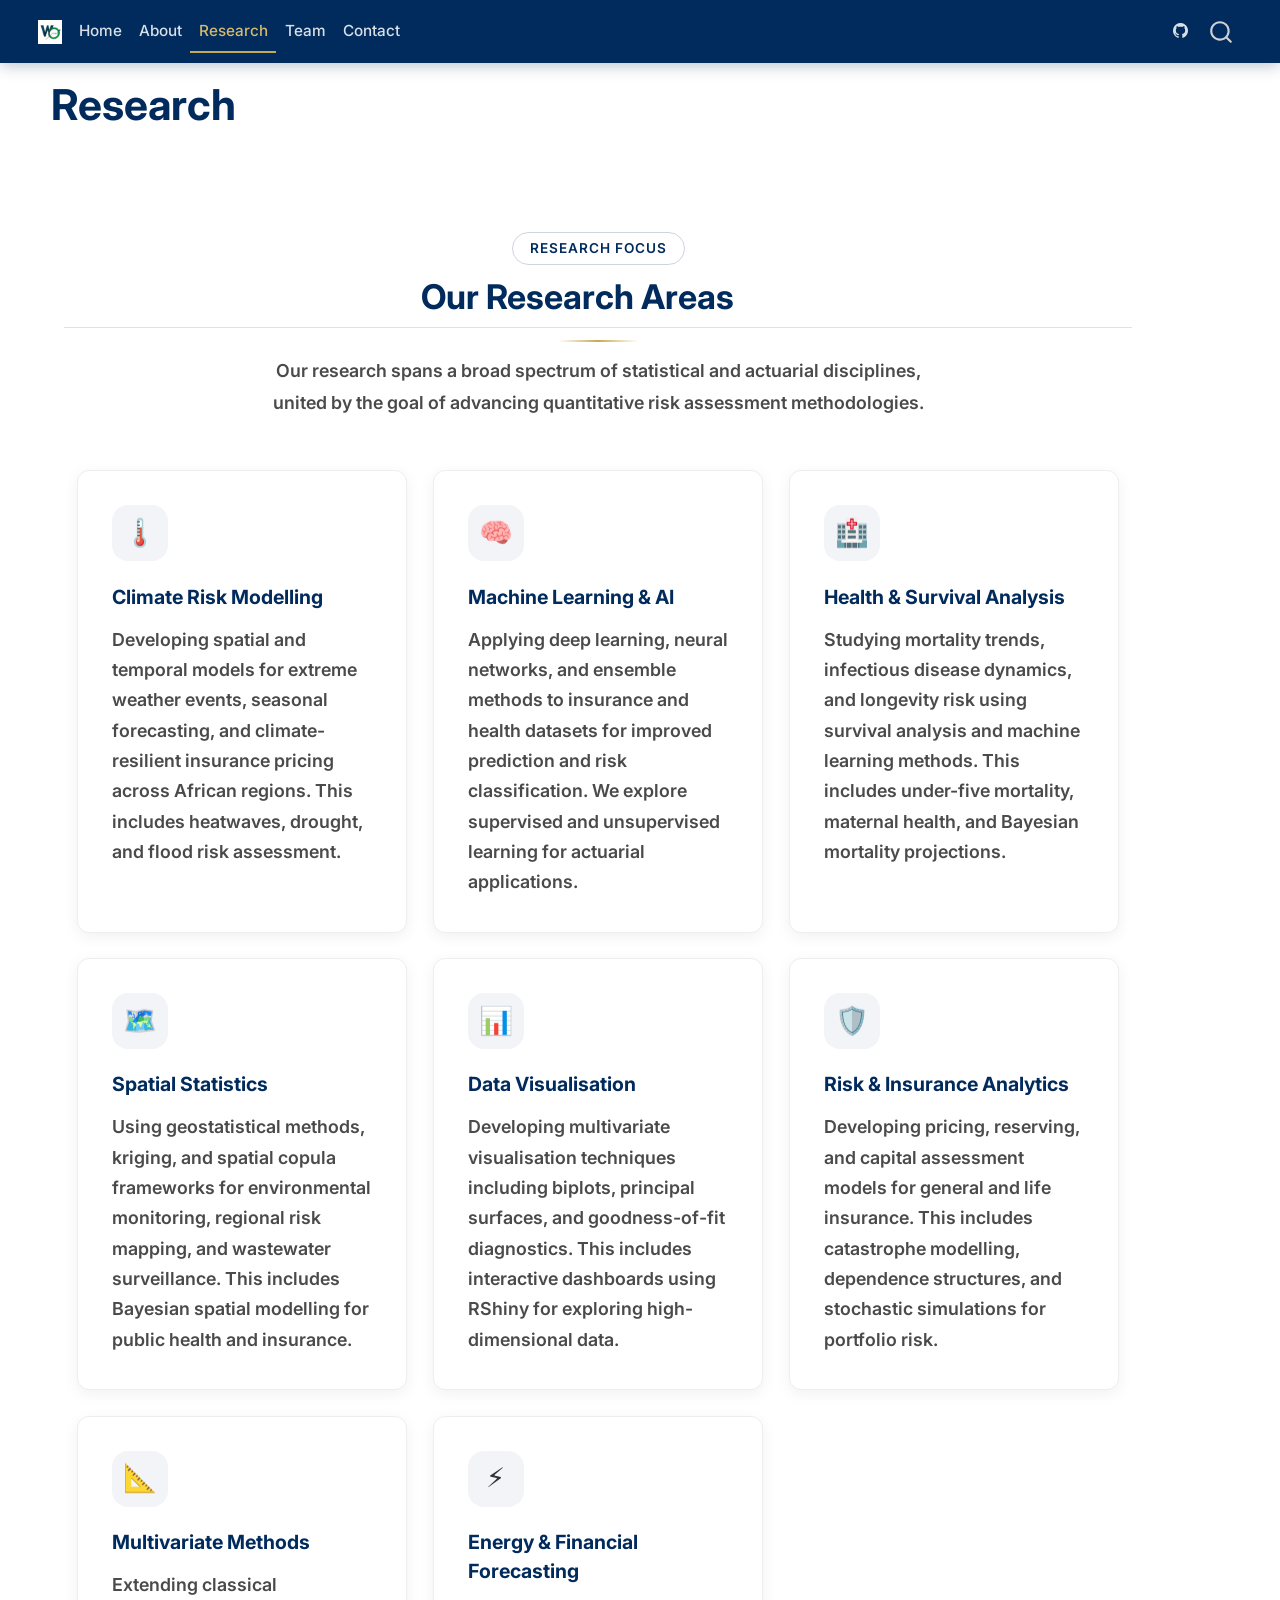
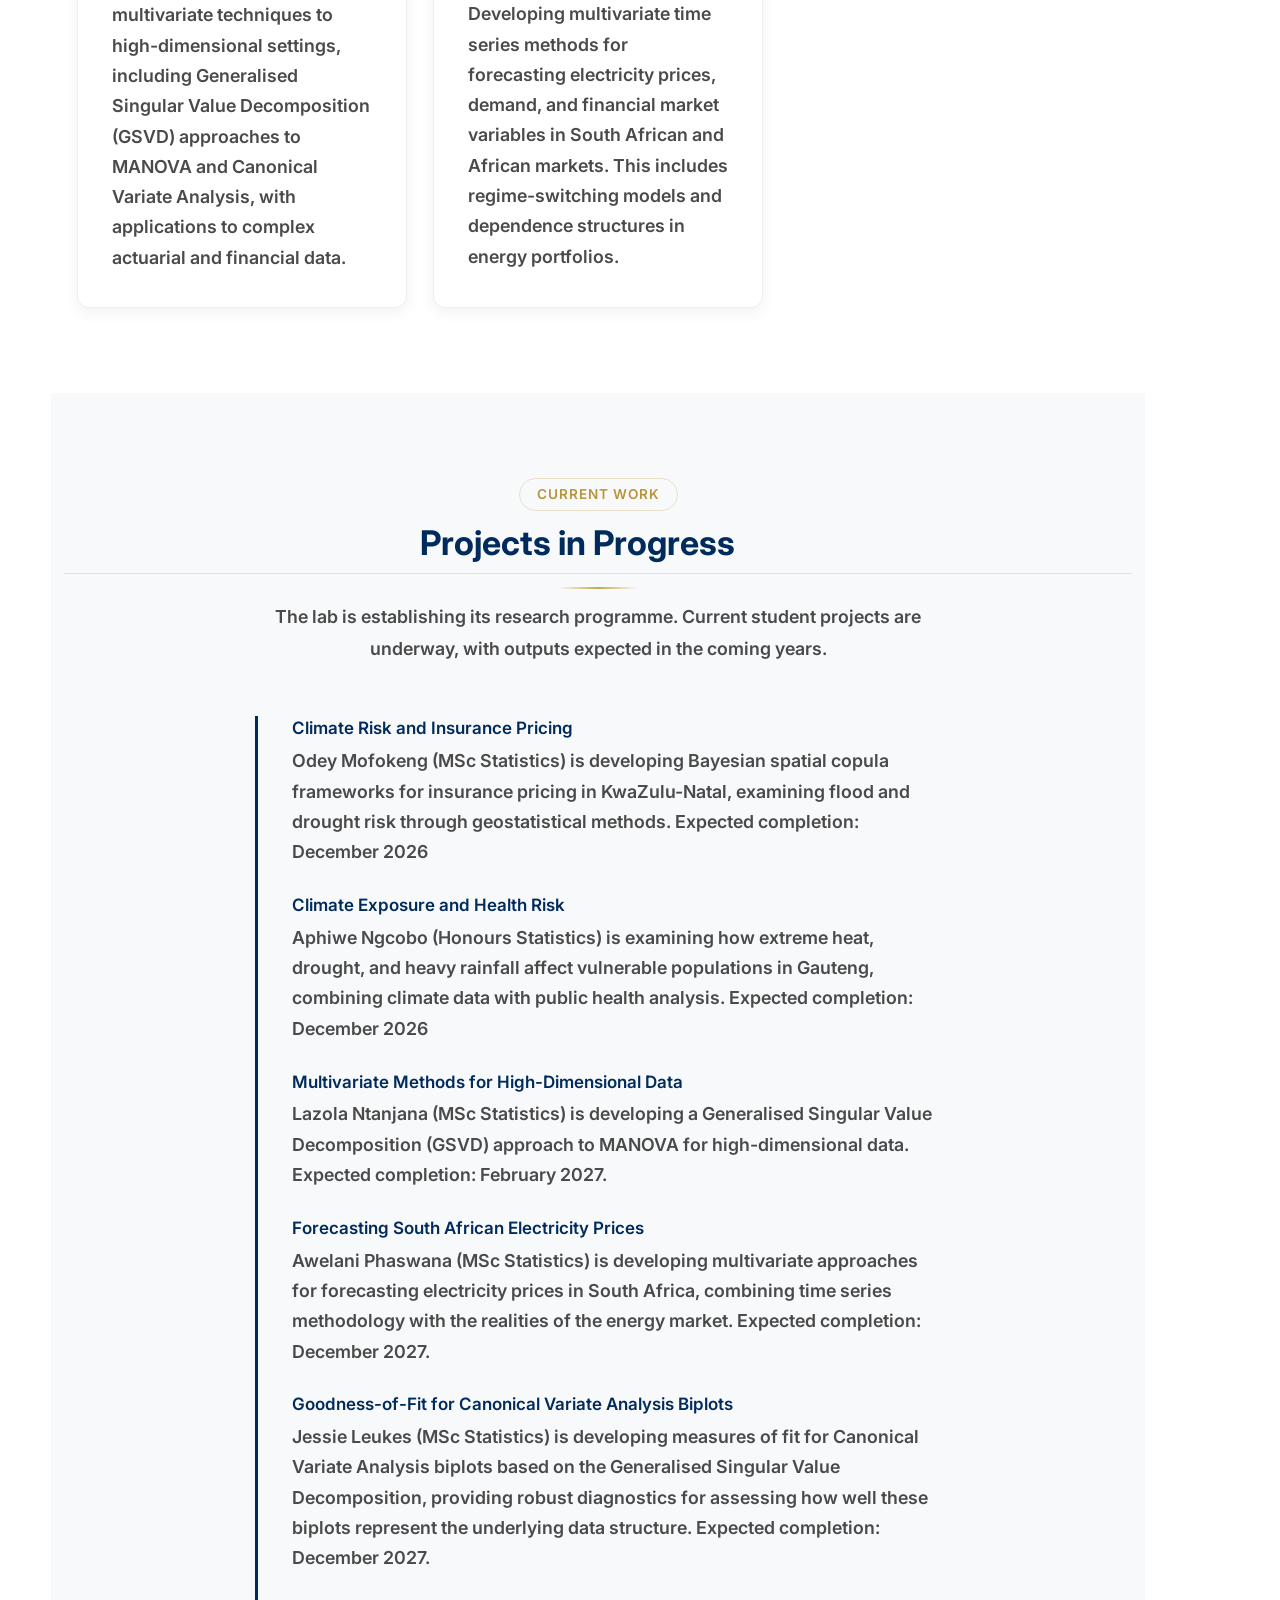
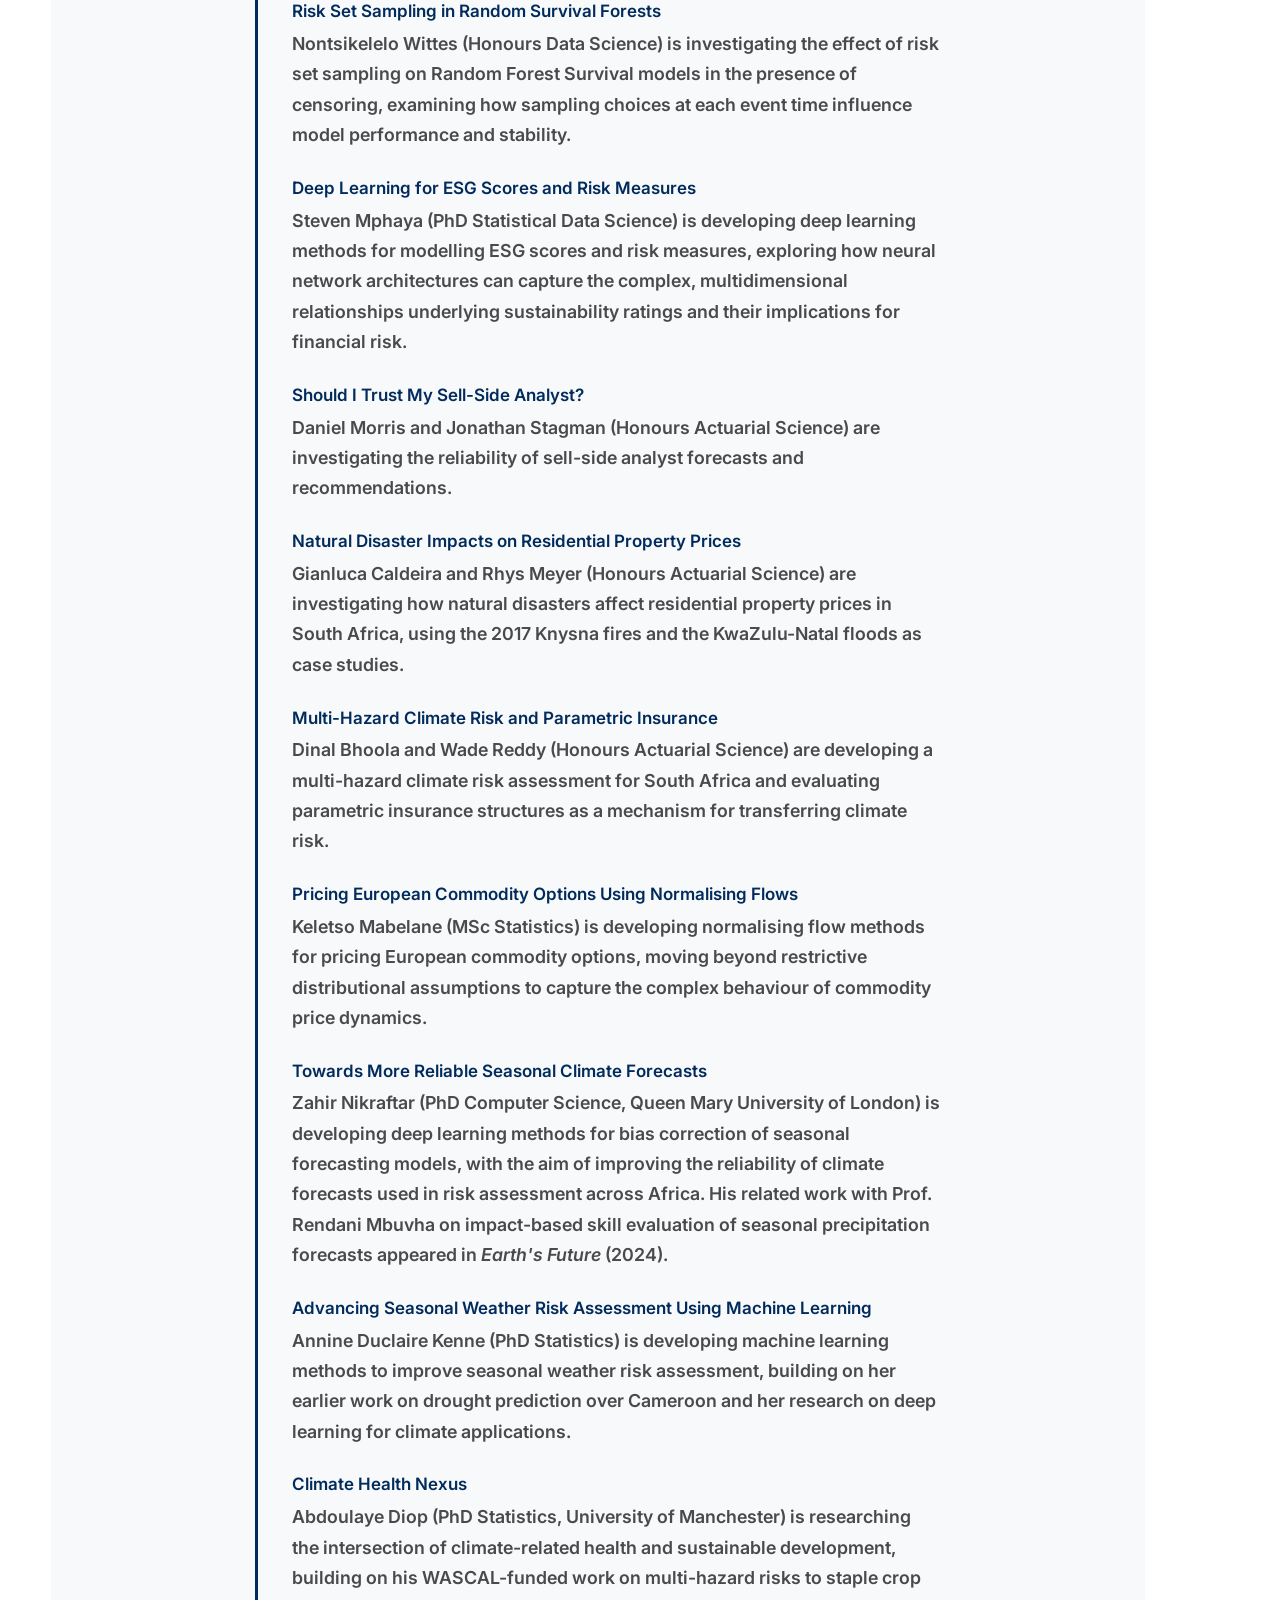
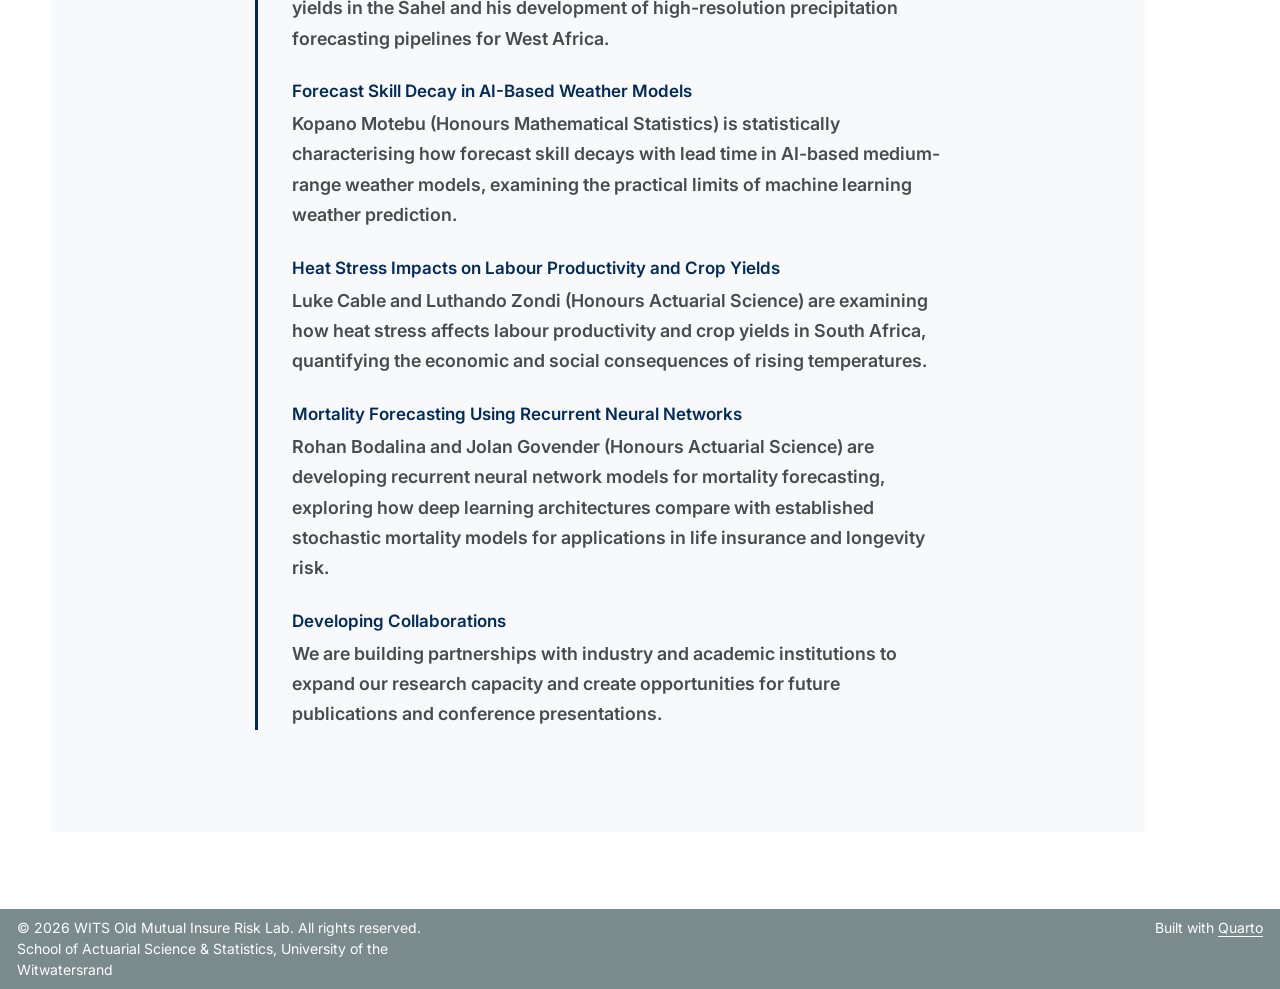
<file: docs/research.html>
<!DOCTYPE html>
<html xmlns="http://www.w3.org/1999/xhtml" lang="en" xml:lang="en"><head>

<meta charset="utf-8">
<meta name="generator" content="quarto-1.9.36">

<meta name="viewport" content="width=device-width, initial-scale=1.0, user-scalable=yes">


<title>Research – WITS Old Mutual Insure Risk Lab</title>
<style>
/* Default styles provided by pandoc.
** See https://pandoc.org/MANUAL.html#variables-for-html for config info.
*/
code{white-space: pre-wrap;}
span.smallcaps{font-variant: small-caps;}
div.columns{display: flex; gap: min(4vw, 1.5em);}
div.column{flex: auto; overflow-x: auto;}
div.hanging-indent{margin-left: 1.5em; text-indent: -1.5em;}
ul.task-list{list-style: none;}
ul.task-list li input[type="checkbox"] {
  width: 0.8em;
  margin: 0 0.8em 0.2em -1em; /* quarto-specific, see https://github.com/quarto-dev/quarto-cli/issues/4556 */ 
  vertical-align: middle;
}
</style>


<script src="site_libs/quarto-nav/quarto-nav.js"></script>
<script src="site_libs/quarto-nav/headroom.min.js"></script>
<script src="site_libs/clipboard/clipboard.min.js"></script>
<script src="site_libs/quarto-search/autocomplete.umd.js"></script>
<script src="site_libs/quarto-search/fuse.min.js"></script>
<script src="site_libs/quarto-search/quarto-search.js"></script>
<meta name="quarto:offset" content="./">
<link href="./images/logo.png" rel="icon" type="image/png">
<script src="site_libs/quarto-html/quarto.js" type="module"></script>
<script src="site_libs/quarto-html/tabsets/tabsets.js" type="module"></script>
<script src="site_libs/quarto-html/popper.min.js"></script>
<script src="site_libs/quarto-html/tippy.umd.min.js"></script>
<script src="site_libs/quarto-html/anchor.min.js"></script>
<link href="site_libs/quarto-html/tippy.css" rel="stylesheet">
<link href="site_libs/quarto-html/quarto-syntax-highlighting-845c23b38eaddc0f92fda52bfe77a8c8.css" rel="stylesheet" id="quarto-text-highlighting-styles">
<script src="site_libs/bootstrap/bootstrap.min.js"></script>
<link href="site_libs/bootstrap/bootstrap-icons.css" rel="stylesheet">
<link href="site_libs/bootstrap/bootstrap-b7124d8e363694a78c4a45e5f0993725.min.css" rel="stylesheet" append-hash="true" id="quarto-bootstrap" data-mode="light">
<script id="quarto-search-options" type="application/json">{
  "location": "navbar",
  "copy-button": false,
  "collapse-after": 3,
  "panel-placement": "end",
  "type": "overlay",
  "limit": 50,
  "keyboard-shortcut": [
    "f",
    "/",
    "s"
  ],
  "show-item-context": false,
  "language": {
    "search-no-results-text": "No results",
    "search-matching-documents-text": "matching documents",
    "search-copy-link-title": "Copy link to search",
    "search-hide-matches-text": "Hide additional matches",
    "search-more-match-text": "more match in this document",
    "search-more-matches-text": "more matches in this document",
    "search-clear-button-title": "Clear",
    "search-text-placeholder": "",
    "search-detached-cancel-button-title": "Cancel",
    "search-submit-button-title": "Submit",
    "search-label": "Search"
  }
}</script>
<style>html{ scroll-behavior: smooth; }</style>
<link rel="preconnect" href="https://fonts.googleapis.com">
<link rel="preconnect" href="https://fonts.gstatic.com" crossorigin="">
<link href="https://fonts.googleapis.com/css2?family=Inter:wght@300;400;500;600;700;800&amp;family=Playfair+Display:wght@700&amp;display=swap" rel="stylesheet">
<link href="https://cdn.jsdelivr.net/npm/bootstrap@5.3.2/dist/css/bootstrap.min.css" rel="stylesheet">


<link rel="stylesheet" href="styles.css">
<meta property="og:title" content="Research – WITS Old Mutual Insure Risk Lab">
<meta property="og:image" content="images/logo.png">
<meta property="og:site_name" content="WITS Old Mutual Insure Risk Lab">
<meta name="twitter:title" content="Research – WITS Old Mutual Insure Risk Lab">
<meta name="twitter:image" content="images/logo.png">
<meta name="twitter:card" content="summary_large_image">
</head>

<body class="nav-fixed fullcontent quarto-light">

<div id="quarto-search-results"></div>
  <header id="quarto-header" class="headroom fixed-top">
    <nav class="navbar navbar-expand-lg " data-bs-theme="dark">
      <div class="navbar-container container-fluid">
      <div class="navbar-brand-container mx-auto">
    <a href="./index.html" class="navbar-brand navbar-brand-logo">
    <img src="./images/logo.png" alt="" class="navbar-logo light-content">
    <img src="./images/logo.png" alt="" class="navbar-logo dark-content">
    </a>
  </div>
            <div id="quarto-search" class="" title="Search"></div>
          <button class="navbar-toggler" type="button" data-bs-toggle="collapse" data-bs-target="#navbarCollapse" aria-controls="navbarCollapse" role="menu" aria-expanded="false" aria-label="Toggle navigation" onclick="if (window.quartoToggleHeadroom) { window.quartoToggleHeadroom(); }">
  <span class="navbar-toggler-icon"></span>
</button>
          <div class="collapse navbar-collapse" id="navbarCollapse">
            <ul class="navbar-nav navbar-nav-scroll me-auto">
  <li class="nav-item">
    <a class="nav-link" href="./index.html"> 
<span class="menu-text">Home</span></a>
  </li>  
  <li class="nav-item">
    <a class="nav-link" href="./about.html"> 
<span class="menu-text">About</span></a>
  </li>  
  <li class="nav-item">
    <a class="nav-link active" href="./research.html" aria-current="page"> 
<span class="menu-text">Research</span></a>
  </li>  
  <li class="nav-item">
    <a class="nav-link" href="./team.html"> 
<span class="menu-text">Team</span></a>
  </li>  
  <li class="nav-item">
    <a class="nav-link" href="./contact.html"> 
<span class="menu-text">Contact</span></a>
  </li>  
</ul>
            <ul class="navbar-nav navbar-nav-scroll ms-auto">
  <li class="nav-item compact">
    <a class="nav-link" href="https://github.com/odeymofokeng-wits/wits-risk-lab"> <i class="bi bi-github" role="img" aria-label="GitHub">
</i> 
<span class="menu-text"></span></a>
  </li>  
</ul>
          </div> <!-- /navcollapse -->
            <div class="quarto-navbar-tools">
</div>
      </div> <!-- /container-fluid -->
    </nav>
</header>
<!-- content -->
<div id="quarto-content" class="quarto-container page-columns page-rows-contents page-layout-article page-navbar">
<!-- sidebar -->
<!-- margin-sidebar -->
    
<!-- main -->
<main class="content" id="quarto-document-content">

<header id="title-block-header" class="quarto-title-block default">
<div class="quarto-title">
<h1 class="title">Research</h1>
</div>



<div class="quarto-title-meta">

    
  
    
  </div>
  


</header>


<div style="padding: 5rem 0; background: white;">
  <div class="container">
    <div class="section-title-wrapper">
      <span class="section-badge badge-navy">Research Focus</span>
      <h2 class="anchored">Our Research Areas</h2>
      <div class="gold-line"></div>
      <p style="color: #666; max-width: 700px; margin: 0 auto; font-size: 1.05rem; line-height: 1.8;">
        Our research spans a broad spectrum of statistical and actuarial
        disciplines, united by the goal of advancing quantitative risk
        assessment methodologies.
      </p>
    </div>

    <div class="row g-4">
  <!-- 1. Climate Risk Modelling -->
  <div class="col-md-4">
    <div class="research-card">
      <div class="research-card-icon">🌡️</div>
      <div class="research-card-title">Climate Risk Modelling</div>
      <div class="research-card-text">
        Developing spatial and temporal models for extreme weather events,
        seasonal forecasting, and climate-resilient insurance pricing across
        African regions. This includes heatwaves, drought, and flood risk assessment.
      </div>
    </div>
  </div>

  <!-- 2. Machine Learning & AI -->
  <div class="col-md-4">
    <div class="research-card">
     <div class="research-card-icon">🧠</div>
      <div class="research-card-title">Machine Learning &amp; AI</div>
      <div class="research-card-text">
        Applying deep learning, neural networks, and ensemble methods to
        insurance and health datasets for improved prediction and risk classification.
        We explore supervised and unsupervised learning for actuarial applications.
      </div>
    </div>
  </div>

  <!-- 3. Health & Survival Analysis -->
  <div class="col-md-4">
    <div class="research-card">
      <div class="research-card-icon">🏥</div>
      <div class="research-card-title">Health &amp; Survival Analysis</div>
      <div class="research-card-text">
        Studying mortality trends, infectious disease dynamics, and longevity risk
        using survival analysis and machine learning methods. This includes
        under-five mortality, maternal health, and Bayesian mortality projections.
      </div>
    </div>
  </div>

  <!-- 4. Spatial Statistics -->
  <div class="col-md-4">
    <div class="research-card">
      <div class="research-card-icon">🗺️</div>
      <div class="research-card-title">Spatial Statistics</div>
      <div class="research-card-text">
        Using geostatistical methods, kriging, and spatial copula frameworks for
        environmental monitoring, regional risk mapping, and wastewater surveillance.
        This includes Bayesian spatial modelling for public health and insurance.
      </div>
    </div>
  </div>

  <!-- 5. Data Visualisation -->
  <div class="col-md-4">
    <div class="research-card">
      <div class="research-card-icon">📊</div>
      <div class="research-card-title">Data Visualisation</div>
      <div class="research-card-text">
        Developing multivariate visualisation techniques including biplots,
principal surfaces, and goodness-of-fit diagnostics. This includes
interactive dashboards using RShiny for exploring high-dimensional data.
      </div>
    </div>
  </div>

  <!-- 6. Risk & Insurance Analytics -->
  <div class="col-md-4">
    <div class="research-card">
    <div class="research-card-icon">🛡️</div>
      <div class="research-card-title">Risk &amp; Insurance Analytics</div>
      <div class="research-card-text">
        Developing pricing, reserving, and capital assessment models for
        general and life insurance. This includes catastrophe modelling,
        dependence structures, and stochastic simulations for portfolio risk.
      </div>
    </div>
  </div>
  
    <!-- 7. Multivariate Methods -->
  <div class="col-md-4">
    <div class="research-card">
      <div class="research-card-icon">📐</div>
      <div class="research-card-title">Multivariate Methods</div>
      <div class="research-card-text">
        Extending classical multivariate techniques to high-dimensional settings,
        including Generalised Singular Value Decomposition (GSVD) approaches to
        MANOVA and Canonical Variate Analysis, with applications to complex
        actuarial and financial data.
      </div>
    </div>
  </div>
  
    <!-- 8. Energy & Financial Forecasting -->
  <div class="col-md-4">
    <div class="research-card">
      <div class="research-card-icon">⚡</div>
      <div class="research-card-title">Energy &amp; Financial Forecasting</div>
      <div class="research-card-text">
        Developing multivariate time series methods for forecasting electricity
        prices, demand, and financial market variables in South African and
        African markets. This includes regime-switching models and dependence
        structures in energy portfolios.
      </div>
    </div>
    </div>
  
    </div>   
  </div>     
</div>       

<!-- Current Projects Section -->
<div class="bg-light-section" style="padding: 5rem 0;">
  <div class="container">
    <div class="section-title-wrapper">
      <span class="section-badge badge-gold">Current Work</span>
      <h2 class="anchored">Projects in Progress</h2>
      <div class="gold-line"></div>
      <p style="color: #666; max-width: 700px; margin: 0 auto; font-size: 1.05rem; line-height: 1.8;">
        The lab is establishing its research programme. Current student
        projects are underway, with outputs expected in the coming years.
      </p>
    </div>

    <div class="row g-4 justify-content-center">
      <div class="col-lg-8">
        <div style="border-left: 3px solid var(--color-navy); padding-left: 2rem;">

          <div style="margin-bottom: 1.5rem;">
            <p style="font-weight: 600; color: var(--color-navy) !important; margin-bottom: 0.25rem;">
              Climate Risk and Insurance Pricing
            </p>
            <p style="color: #666; font-size: 0.9rem; line-height: 1.7;">
              Odey Mofokeng (MSc Statistics) is developing Bayesian spatial
              copula frameworks for insurance pricing in KwaZulu-Natal,
              examining flood and drought risk through geostatistical methods. Expected completion: December 2026
            </p>
          </div>

          <div style="margin-bottom: 1.5rem;">
            <p style="font-weight: 600; color: var(--color-navy) !important; margin-bottom: 0.25rem;">
              Climate Exposure and Health Risk
            </p>
            <p style="color: #666; font-size: 0.9rem; line-height: 1.7;">
              Aphiwe Ngcobo (Honours Statistics) is examining how extreme heat,
              drought, and heavy rainfall affect vulnerable populations in
              Gauteng, combining climate data with public health analysis. Expected completion: December 2026
            </p>
          </div>
          
                    <div style="margin-bottom: 1.5rem;">
            <p style="font-weight: 600; color: var(--color-navy) !important; margin-bottom: 0.25rem;">
              Multivariate Methods for High-Dimensional Data
            </p>
            <p style="color: #666; font-size: 0.9rem; line-height: 1.7;">
              Lazola Ntanjana (MSc Statistics) is developing a Generalised
              Singular Value Decomposition (GSVD) approach to MANOVA for
              high-dimensional data. Expected completion: February 2027.
            </p>
          </div>

          <div style="margin-bottom: 1.5rem;">
            <p style="font-weight: 600; color: var(--color-navy) !important; margin-bottom: 0.25rem;">
              Forecasting South African Electricity Prices
            </p>
            <p style="color: #666; font-size: 0.9rem; line-height: 1.7;">
              Awelani Phaswana (MSc Statistics) is developing multivariate
              approaches for forecasting electricity prices in South Africa,
              combining time series methodology with the realities
              of the energy market. Expected completion: December 2027.
            </p>
          </div>

          <div style="margin-bottom: 1.5rem;">
            <p style="font-weight: 600; color: var(--color-navy) !important; margin-bottom: 0.25rem;">
              Goodness-of-Fit for Canonical Variate Analysis Biplots
            </p>
            <p style="color: #666; font-size: 0.9rem; line-height: 1.7;">
              Jessie Leukes (MSc Statistics) is developing measures of fit for
              Canonical Variate Analysis biplots based on the Generalised
              Singular Value Decomposition, providing robust diagnostics for
              assessing how well these biplots represent the underlying data
              structure. Expected completion: December 2027.
            </p>
          </div>
          
                    <div style="margin-bottom: 1.5rem;">
            <p style="font-weight: 600; color: var(--color-navy) !important; margin-bottom: 0.25rem;">
              Risk Set Sampling in Random Survival Forests
            </p>
            <p style="color: #666; font-size: 0.9rem; line-height: 1.7;">
              Nontsikelelo Wittes (Honours Data Science) is investigating the
              effect of risk set sampling on Random Forest Survival models in
              the presence of censoring, examining how sampling choices at each
              event time influence model performance and stability.
            </p>
          </div>
          
                    <div style="margin-bottom: 1.5rem;">
            <p style="font-weight: 600; color: var(--color-navy) !important; margin-bottom: 0.25rem;">
              Deep Learning for ESG Scores and Risk Measures
            </p>
            <p style="color: #666; font-size: 0.9rem; line-height: 1.7;">
              Steven Mphaya (PhD Statistical Data Science) is developing deep
              learning methods for modelling ESG scores and risk measures,
              exploring how neural network architectures can capture the complex,
              multidimensional relationships underlying sustainability ratings
              and their implications for financial risk.
            </p>
          </div>
          
                    <div style="margin-bottom: 1.5rem;">
            <p style="font-weight: 600; color: var(--color-navy) !important; margin-bottom: 0.25rem;">
              Should I Trust My Sell-Side Analyst?
            </p>
            <p style="color: #666; font-size: 0.9rem; line-height: 1.7;">
              Daniel Morris and Jonathan Stagman (Honours Actuarial Science) are
              investigating the reliability of sell-side analyst forecasts and
              recommendations.
            </p>
          </div>
          
                    <div style="margin-bottom: 1.5rem;">
            <p style="font-weight: 600; color: var(--color-navy) !important; margin-bottom: 0.25rem;">
              Natural Disaster Impacts on Residential Property Prices
            </p>
            <p style="color: #666; font-size: 0.9rem; line-height: 1.7;">
              Gianluca Caldeira and Rhys Meyer (Honours Actuarial Science) are
              investigating how natural disasters affect residential property
              prices in South Africa, using the 2017 Knysna fires and the
              KwaZulu-Natal floods as case studies.
            </p>
          </div>
          
          
                    <div style="margin-bottom: 1.5rem;">
            <p style="font-weight: 600; color: var(--color-navy) !important; margin-bottom: 0.25rem;">
              Multi-Hazard Climate Risk and Parametric Insurance
            </p>
            <p style="color: #666; font-size: 0.9rem; line-height: 1.7;">
              Dinal Bhoola and Wade Reddy (Honours Actuarial Science) are
              developing a multi-hazard climate risk assessment for South
              Africa and evaluating parametric insurance structures as a
              mechanism for transferring climate risk.
            </p>
          </div>
          
          
                    <div style="margin-bottom: 1.5rem;">
            <p style="font-weight: 600; color: var(--color-navy) !important; margin-bottom: 0.25rem;">
              Pricing European Commodity Options Using Normalising Flows
            </p>
            <p style="color: #666; font-size: 0.9rem; line-height: 1.7;">
              Keletso Mabelane (MSc Statistics) is developing normalising flow
              methods for pricing European commodity options, moving beyond
              restrictive distributional assumptions to capture the complex
              behaviour of commodity price dynamics.
            </p>
          </div>
          
          
                    <div style="margin-bottom: 1.5rem;">
            <p style="font-weight: 600; color: var(--color-navy) !important; margin-bottom: 0.25rem;">
              Towards More Reliable Seasonal Climate Forecasts
            </p>
            <p style="color: #666; font-size: 0.9rem; line-height: 1.7;">
              Zahir Nikraftar (PhD Computer Science, Queen Mary University of
              London) is developing deep learning methods for bias correction
              of seasonal forecasting models, with the aim of improving the
              reliability of climate forecasts used in risk assessment across
              Africa. His related work with Prof. Rendani Mbuvha on impact-based
              skill evaluation of seasonal precipitation forecasts appeared in
              <em>Earth's Future</em> (2024).
            </p>
          </div>
          
          
                    <div style="margin-bottom: 1.5rem;">
            <p style="font-weight: 600; color: var(--color-navy) !important; margin-bottom: 0.25rem;">
              Advancing Seasonal Weather Risk Assessment Using Machine Learning
            </p>
            <p style="color: #666; font-size: 0.9rem; line-height: 1.7;">
              Annine Duclaire Kenne (PhD Statistics) is developing machine
              learning methods to improve seasonal weather risk assessment,
              building on her earlier work on drought prediction over Cameroon
              and her research on deep learning for climate applications.
            </p>
          </div>
          
          
                    <div style="margin-bottom: 1.5rem;">
            <p style="font-weight: 600; color: var(--color-navy) !important; margin-bottom: 0.25rem;">
              Climate Health Nexus
            </p>
            <p style="color: #666; font-size: 0.9rem; line-height: 1.7;">
              Abdoulaye Diop (PhD Statistics, University of Manchester) is
              researching the intersection of climate-related health and
              sustainable development, building on his WASCAL-funded work on
              multi-hazard risks to staple crop yields in the Sahel and his
              development of high-resolution precipitation forecasting
              pipelines for West Africa.
            </p>
          </div>
          
                    <div style="margin-bottom: 1.5rem;">
            <p style="font-weight: 600; color: var(--color-navy) !important; margin-bottom: 0.25rem;">
              Forecast Skill Decay in AI-Based Weather Models
            </p>
            <p style="color: #666; font-size: 0.9rem; line-height: 1.7;">
              Kopano Motebu (Honours Mathematical Statistics) is statistically
              characterising how forecast skill decays with lead time in
              AI-based medium-range weather models, examining the practical
              limits of machine learning weather prediction.
            </p>
          </div>
          
          
                    <div style="margin-bottom: 1.5rem;">
            <p style="font-weight: 600; color: var(--color-navy) !important; margin-bottom: 0.25rem;">
              Heat Stress Impacts on Labour Productivity and Crop Yields
            </p>
            <p style="color: #666; font-size: 0.9rem; line-height: 1.7;">
              Luke Cable and Luthando Zondi (Honours Actuarial Science) are
              examining how heat stress affects labour productivity and crop
              yields in South Africa, quantifying the economic and social
              consequences of rising temperatures.
            </p>
          </div>
          
                    <div style="margin-bottom: 1.5rem;">
            <p style="font-weight: 600; color: var(--color-navy) !important; margin-bottom: 0.25rem;">
              Mortality Forecasting Using Recurrent Neural Networks
            </p>
            <p style="color: #666; font-size: 0.9rem; line-height: 1.7;">
              Rohan Bodalina and Jolan Govender (Honours Actuarial Science) are
              developing recurrent neural network models for mortality
              forecasting, exploring how deep learning architectures compare
              with established stochastic mortality models for applications in
              life insurance and longevity risk.
            </p>
          </div>
          
          
          <div>
            <p style="font-weight: 600; color: var(--color-navy) !important; margin-bottom: 0.25rem;">
              Developing Collaborations
            </p>
            <p style="color: #666; font-size: 0.9rem; line-height: 1.7;">
              We are building partnerships with industry and academic
              institutions to expand our research capacity and create
              opportunities for future publications and conference presentations.
            </p>
          </div>
          
          
          

        </div>
      </div>
    </div>
  </div>
</div>




</main> <!-- /main -->
<script id="quarto-html-after-body" type="application/javascript">
  window.document.addEventListener("DOMContentLoaded", function (event) {
    const icon = "";
    const anchorJS = new window.AnchorJS();
    anchorJS.options = {
      placement: 'right',
      icon: icon
    };
    anchorJS.add('.anchored');
    const isCodeAnnotation = (el) => {
      for (const clz of el.classList) {
        if (clz.startsWith('code-annotation-')) {                     
          return true;
        }
      }
      return false;
    }
    const onCopySuccess = function(e) {
      // button target
      const button = e.trigger;
      // don't keep focus
      button.blur();
      // flash "checked"
      button.classList.add('code-copy-button-checked');
      var currentTitle = button.getAttribute("title");
      button.setAttribute("title", "Copied!");
      let tooltip;
      if (window.bootstrap) {
        button.setAttribute("data-bs-toggle", "tooltip");
        button.setAttribute("data-bs-placement", "left");
        button.setAttribute("data-bs-title", "Copied!");
        tooltip = new bootstrap.Tooltip(button, 
          { trigger: "manual", 
            customClass: "code-copy-button-tooltip",
            offset: [0, -8]});
        tooltip.show();    
      }
      setTimeout(function() {
        if (tooltip) {
          tooltip.hide();
          button.removeAttribute("data-bs-title");
          button.removeAttribute("data-bs-toggle");
          button.removeAttribute("data-bs-placement");
        }
        button.setAttribute("title", currentTitle);
        button.classList.remove('code-copy-button-checked');
      }, 1000);
      // clear code selection
      e.clearSelection();
    }
    const getTextToCopy = function(trigger) {
      const outerScaffold = trigger.parentElement.cloneNode(true);
      const codeEl = outerScaffold.querySelector('code');
      for (const childEl of codeEl.children) {
        if (isCodeAnnotation(childEl)) {
          childEl.remove();
        }
      }
      return codeEl.innerText;
    }
    const clipboard = new window.ClipboardJS('.code-copy-button:not([data-in-quarto-modal])', {
      text: getTextToCopy
    });
    clipboard.on('success', onCopySuccess);
    if (window.document.getElementById('quarto-embedded-source-code-modal')) {
      const clipboardModal = new window.ClipboardJS('.code-copy-button[data-in-quarto-modal]', {
        text: getTextToCopy,
        container: window.document.getElementById('quarto-embedded-source-code-modal')
      });
      clipboardModal.on('success', onCopySuccess);
    }
      var localhostRegex = new RegExp(/^(?:http|https):\/\/localhost\:?[0-9]*\//);
      var mailtoRegex = new RegExp(/^mailto:/);
        var filterRegex = new RegExp('/' + window.location.host + '/');
      var isInternal = (href) => {
          return filterRegex.test(href) || localhostRegex.test(href) || mailtoRegex.test(href);
      }
      // Inspect non-navigation links and adorn them if external
     var links = window.document.querySelectorAll('a[href]:not(.nav-link):not(.navbar-brand):not(.toc-action):not(.sidebar-link):not(.sidebar-item-toggle):not(.pagination-link):not(.no-external):not([aria-hidden]):not(.dropdown-item):not(.quarto-navigation-tool):not(.about-link)');
      for (var i=0; i<links.length; i++) {
        const link = links[i];
        if (!isInternal(link.href)) {
          // undo the damage that might have been done by quarto-nav.js in the case of
          // links that we want to consider external
          if (link.dataset.originalHref !== undefined) {
            link.href = link.dataset.originalHref;
          }
        }
      }
    function tippyHover(el, contentFn, onTriggerFn, onUntriggerFn) {
      const config = {
        allowHTML: true,
        maxWidth: 500,
        delay: 100,
        arrow: false,
        appendTo: function(el) {
            return el.parentElement;
        },
        interactive: true,
        interactiveBorder: 10,
        theme: 'quarto',
        placement: 'bottom-start',
      };
      if (contentFn) {
        config.content = contentFn;
      }
      if (onTriggerFn) {
        config.onTrigger = onTriggerFn;
      }
      if (onUntriggerFn) {
        config.onUntrigger = onUntriggerFn;
      }
      window.tippy(el, config); 
    }
    const noterefs = window.document.querySelectorAll('a[role="doc-noteref"]');
    for (var i=0; i<noterefs.length; i++) {
      const ref = noterefs[i];
      tippyHover(ref, function() {
        // use id or data attribute instead here
        let href = ref.getAttribute('data-footnote-href') || ref.getAttribute('href');
        try { href = new URL(href).hash; } catch {}
        const id = href.replace(/^#\/?/, "");
        const note = window.document.getElementById(id);
        if (note) {
          return note.innerHTML;
        } else {
          return "";
        }
      });
    }
    const xrefs = window.document.querySelectorAll('a.quarto-xref');
    const processXRef = (id, note) => {
      // Strip column container classes
      const stripColumnClz = (el) => {
        el.classList.remove("page-full", "page-columns");
        if (el.children) {
          for (const child of el.children) {
            stripColumnClz(child);
          }
        }
      }
      stripColumnClz(note)
      if (id === null || id.startsWith('sec-')) {
        // Special case sections, only their first couple elements
        const container = document.createElement("div");
        if (note.children && note.children.length > 2) {
          container.appendChild(note.children[0].cloneNode(true));
          for (let i = 1; i < note.children.length; i++) {
            const child = note.children[i];
            if (child.tagName === "P" && child.innerText === "") {
              continue;
            } else {
              container.appendChild(child.cloneNode(true));
              break;
            }
          }
          if (window.Quarto?.typesetMath) {
            window.Quarto.typesetMath(container);
          }
          return container.innerHTML
        } else {
          if (window.Quarto?.typesetMath) {
            window.Quarto.typesetMath(note);
          }
          return note.innerHTML;
        }
      } else {
        // Remove any anchor links if they are present
        const anchorLink = note.querySelector('a.anchorjs-link');
        if (anchorLink) {
          anchorLink.remove();
        }
        if (window.Quarto?.typesetMath) {
          window.Quarto.typesetMath(note);
        }
        if (note.classList.contains("callout")) {
          return note.outerHTML;
        } else {
          return note.innerHTML;
        }
      }
    }
    for (var i=0; i<xrefs.length; i++) {
      const xref = xrefs[i];
      tippyHover(xref, undefined, function(instance) {
        instance.disable();
        let url = xref.getAttribute('href');
        let hash = undefined; 
        if (url.startsWith('#')) {
          hash = url;
        } else {
          try { hash = new URL(url).hash; } catch {}
        }
        if (hash) {
          const id = hash.replace(/^#\/?/, "");
          const note = window.document.getElementById(id);
          if (note !== null) {
            try {
              const html = processXRef(id, note.cloneNode(true));
              instance.setContent(html);
            } finally {
              instance.enable();
              instance.show();
            }
          } else {
            // See if we can fetch this
            fetch(url.split('#')[0])
            .then(res => res.text())
            .then(html => {
              const parser = new DOMParser();
              const htmlDoc = parser.parseFromString(html, "text/html");
              const note = htmlDoc.getElementById(id);
              if (note !== null) {
                const html = processXRef(id, note);
                instance.setContent(html);
              } 
            }).finally(() => {
              instance.enable();
              instance.show();
            });
          }
        } else {
          // See if we can fetch a full url (with no hash to target)
          // This is a special case and we should probably do some content thinning / targeting
          fetch(url)
          .then(res => res.text())
          .then(html => {
            const parser = new DOMParser();
            const htmlDoc = parser.parseFromString(html, "text/html");
            const note = htmlDoc.querySelector('main.content');
            if (note !== null) {
              // This should only happen for chapter cross references
              // (since there is no id in the URL)
              // remove the first header
              if (note.children.length > 0 && note.children[0].tagName === "HEADER") {
                note.children[0].remove();
              }
              const html = processXRef(null, note);
              instance.setContent(html);
            } 
          }).finally(() => {
            instance.enable();
            instance.show();
          });
        }
      }, function(instance) {
      });
    }
        let selectedAnnoteEl;
        const selectorForAnnotation = ( cell, annotation) => {
          let cellAttr = 'data-code-cell="' + cell + '"';
          let lineAttr = 'data-code-annotation="' +  annotation + '"';
          const selector = 'span[' + cellAttr + '][' + lineAttr + ']';
          return selector;
        }
        const selectCodeLines = (annoteEl) => {
          const doc = window.document;
          const targetCell = annoteEl.getAttribute("data-target-cell");
          const targetAnnotation = annoteEl.getAttribute("data-target-annotation");
          const annoteSpan = window.document.querySelector(selectorForAnnotation(targetCell, targetAnnotation));
          const lines = annoteSpan.getAttribute("data-code-lines").split(",");
          const lineIds = lines.map((line) => {
            return targetCell + "-" + line;
          })
          let top = null;
          let height = null;
          let parent = null;
          if (lineIds.length > 0) {
              //compute the position of the single el (top and bottom and make a div)
              const el = window.document.getElementById(lineIds[0]);
              top = el.offsetTop;
              height = el.offsetHeight;
              parent = el.parentElement.parentElement;
            if (lineIds.length > 1) {
              const lastEl = window.document.getElementById(lineIds[lineIds.length - 1]);
              const bottom = lastEl.offsetTop + lastEl.offsetHeight;
              height = bottom - top;
            }
            if (top !== null && height !== null && parent !== null) {
              // cook up a div (if necessary) and position it 
              let div = window.document.getElementById("code-annotation-line-highlight");
              if (div === null) {
                div = window.document.createElement("div");
                div.setAttribute("id", "code-annotation-line-highlight");
                div.style.position = 'absolute';
                parent.appendChild(div);
              }
              div.style.top = top - 2 + "px";
              div.style.height = height + 4 + "px";
              div.style.left = 0;
              let gutterDiv = window.document.getElementById("code-annotation-line-highlight-gutter");
              if (gutterDiv === null) {
                gutterDiv = window.document.createElement("div");
                gutterDiv.setAttribute("id", "code-annotation-line-highlight-gutter");
                gutterDiv.style.position = 'absolute';
                const codeCell = window.document.getElementById(targetCell);
                const gutter = codeCell.querySelector('.code-annotation-gutter');
                gutter.appendChild(gutterDiv);
              }
              gutterDiv.style.top = top - 2 + "px";
              gutterDiv.style.height = height + 4 + "px";
            }
            selectedAnnoteEl = annoteEl;
          }
        };
        const unselectCodeLines = () => {
          const elementsIds = ["code-annotation-line-highlight", "code-annotation-line-highlight-gutter"];
          elementsIds.forEach((elId) => {
            const div = window.document.getElementById(elId);
            if (div) {
              div.remove();
            }
          });
          selectedAnnoteEl = undefined;
        };
          // Handle positioning of the toggle
      window.addEventListener(
        "resize",
        throttle(() => {
          elRect = undefined;
          if (selectedAnnoteEl) {
            selectCodeLines(selectedAnnoteEl);
          }
        }, 10)
      );
      function throttle(fn, ms) {
      let throttle = false;
      let timer;
        return (...args) => {
          if(!throttle) { // first call gets through
              fn.apply(this, args);
              throttle = true;
          } else { // all the others get throttled
              if(timer) clearTimeout(timer); // cancel #2
              timer = setTimeout(() => {
                fn.apply(this, args);
                timer = throttle = false;
              }, ms);
          }
        };
      }
        // Attach click handler to the DT
        const annoteDls = window.document.querySelectorAll('dt[data-target-cell]');
        for (const annoteDlNode of annoteDls) {
          annoteDlNode.addEventListener('click', (event) => {
            const clickedEl = event.target;
            if (clickedEl !== selectedAnnoteEl) {
              unselectCodeLines();
              const activeEl = window.document.querySelector('dt[data-target-cell].code-annotation-active');
              if (activeEl) {
                activeEl.classList.remove('code-annotation-active');
              }
              selectCodeLines(clickedEl);
              clickedEl.classList.add('code-annotation-active');
            } else {
              // Unselect the line
              unselectCodeLines();
              clickedEl.classList.remove('code-annotation-active');
            }
          });
        }
    const findCites = (el) => {
      const parentEl = el.parentElement;
      if (parentEl) {
        const cites = parentEl.dataset.cites;
        if (cites) {
          return {
            el,
            cites: cites.split(' ')
          };
        } else {
          return findCites(el.parentElement)
        }
      } else {
        return undefined;
      }
    };
    var bibliorefs = window.document.querySelectorAll('a[role="doc-biblioref"]');
    for (var i=0; i<bibliorefs.length; i++) {
      const ref = bibliorefs[i];
      const citeInfo = findCites(ref);
      if (citeInfo) {
        tippyHover(citeInfo.el, function() {
          var popup = window.document.createElement('div');
          citeInfo.cites.forEach(function(cite) {
            var citeDiv = window.document.createElement('div');
            citeDiv.classList.add('hanging-indent');
            citeDiv.classList.add('csl-entry');
            var biblioDiv = window.document.getElementById('ref-' + cite);
            if (biblioDiv) {
              citeDiv.innerHTML = biblioDiv.innerHTML;
            }
            popup.appendChild(citeDiv);
          });
          return popup.innerHTML;
        });
      }
    }
  });
  </script>
</div> <!-- /content -->
<footer class="footer">
  <div class="nav-footer">
    <div class="nav-footer-left">
<p>© 2026 WITS Old Mutual Insure Risk Lab. All rights reserved. School of Actuarial Science &amp; Statistics, University of the Witwatersrand</p>
</div>   
    <div class="nav-footer-center">
      &nbsp;
    </div>
    <div class="nav-footer-right">
<p>Built with <a href="https://quarto.org/">Quarto</a></p>
</div>
  </div>
</footer>




<script src="site_libs/quarto-html/zenscroll-min.js"></script>
</body></html>
</file>
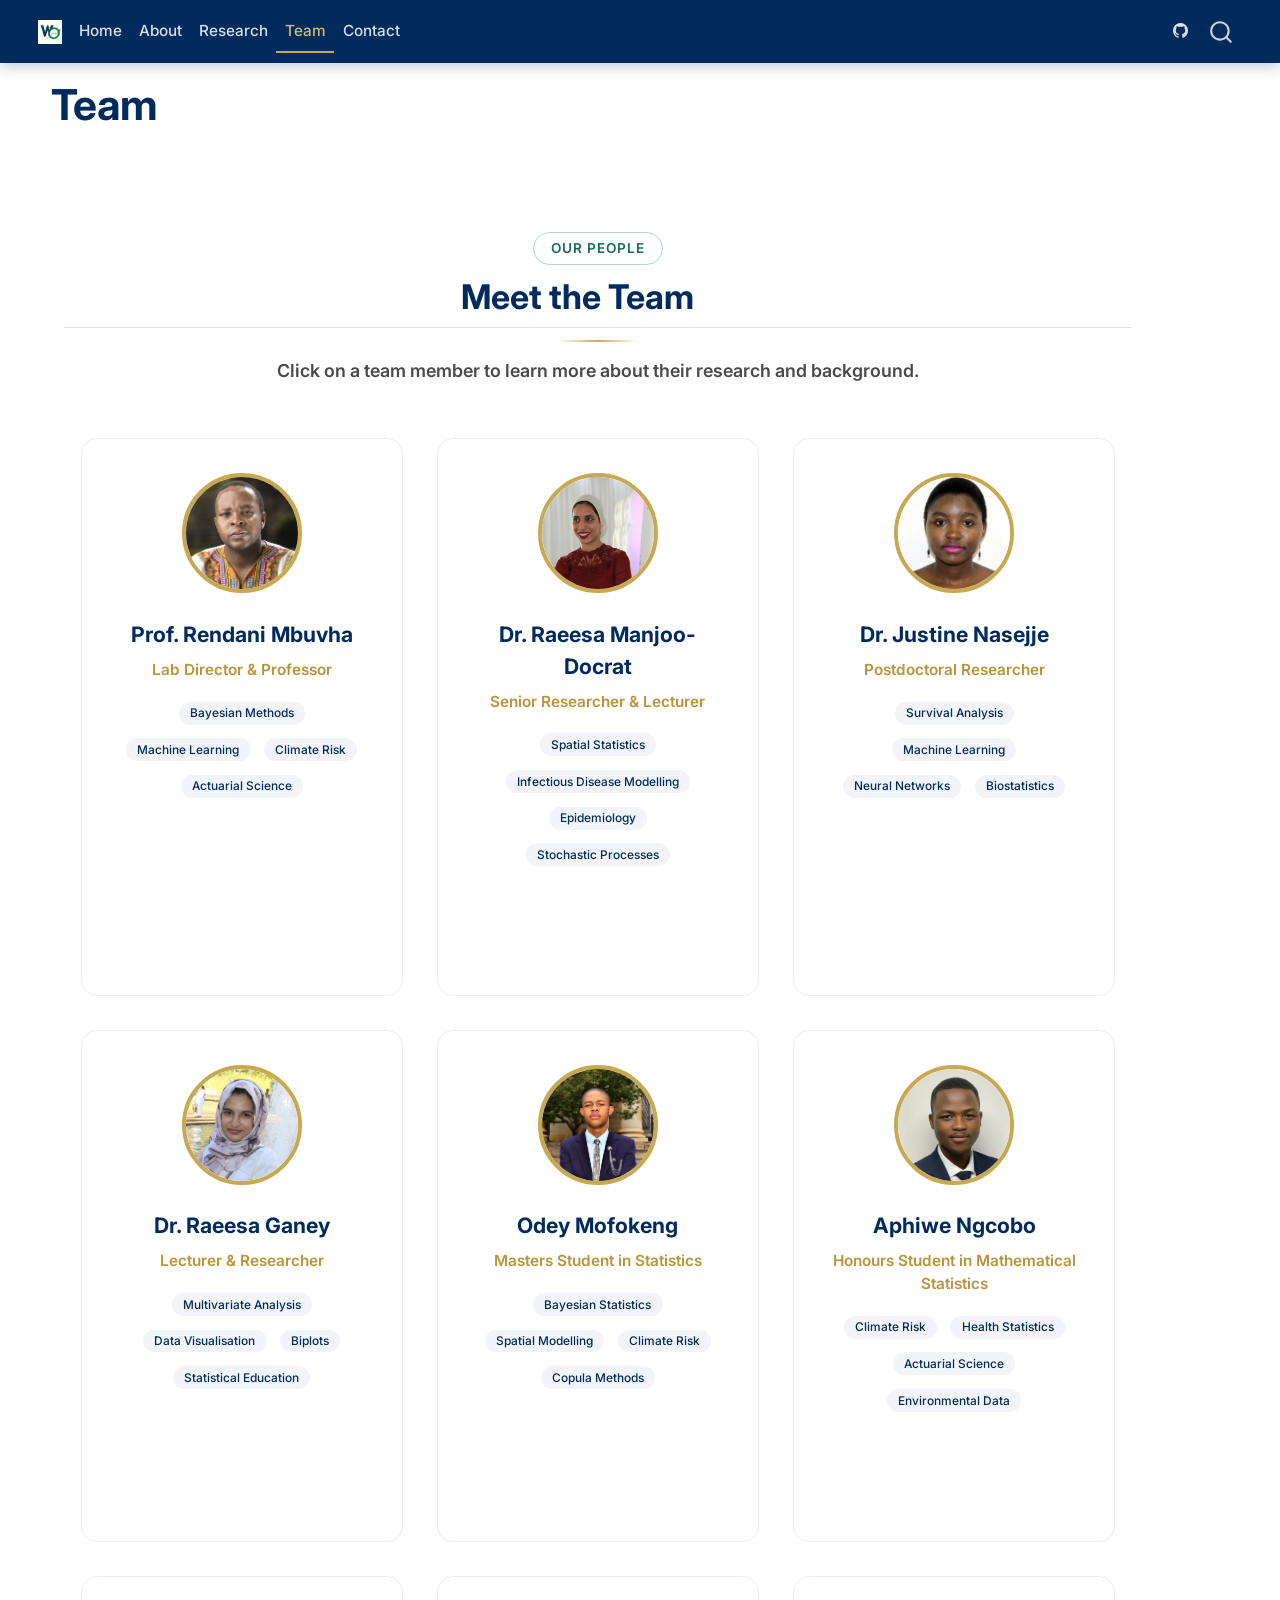
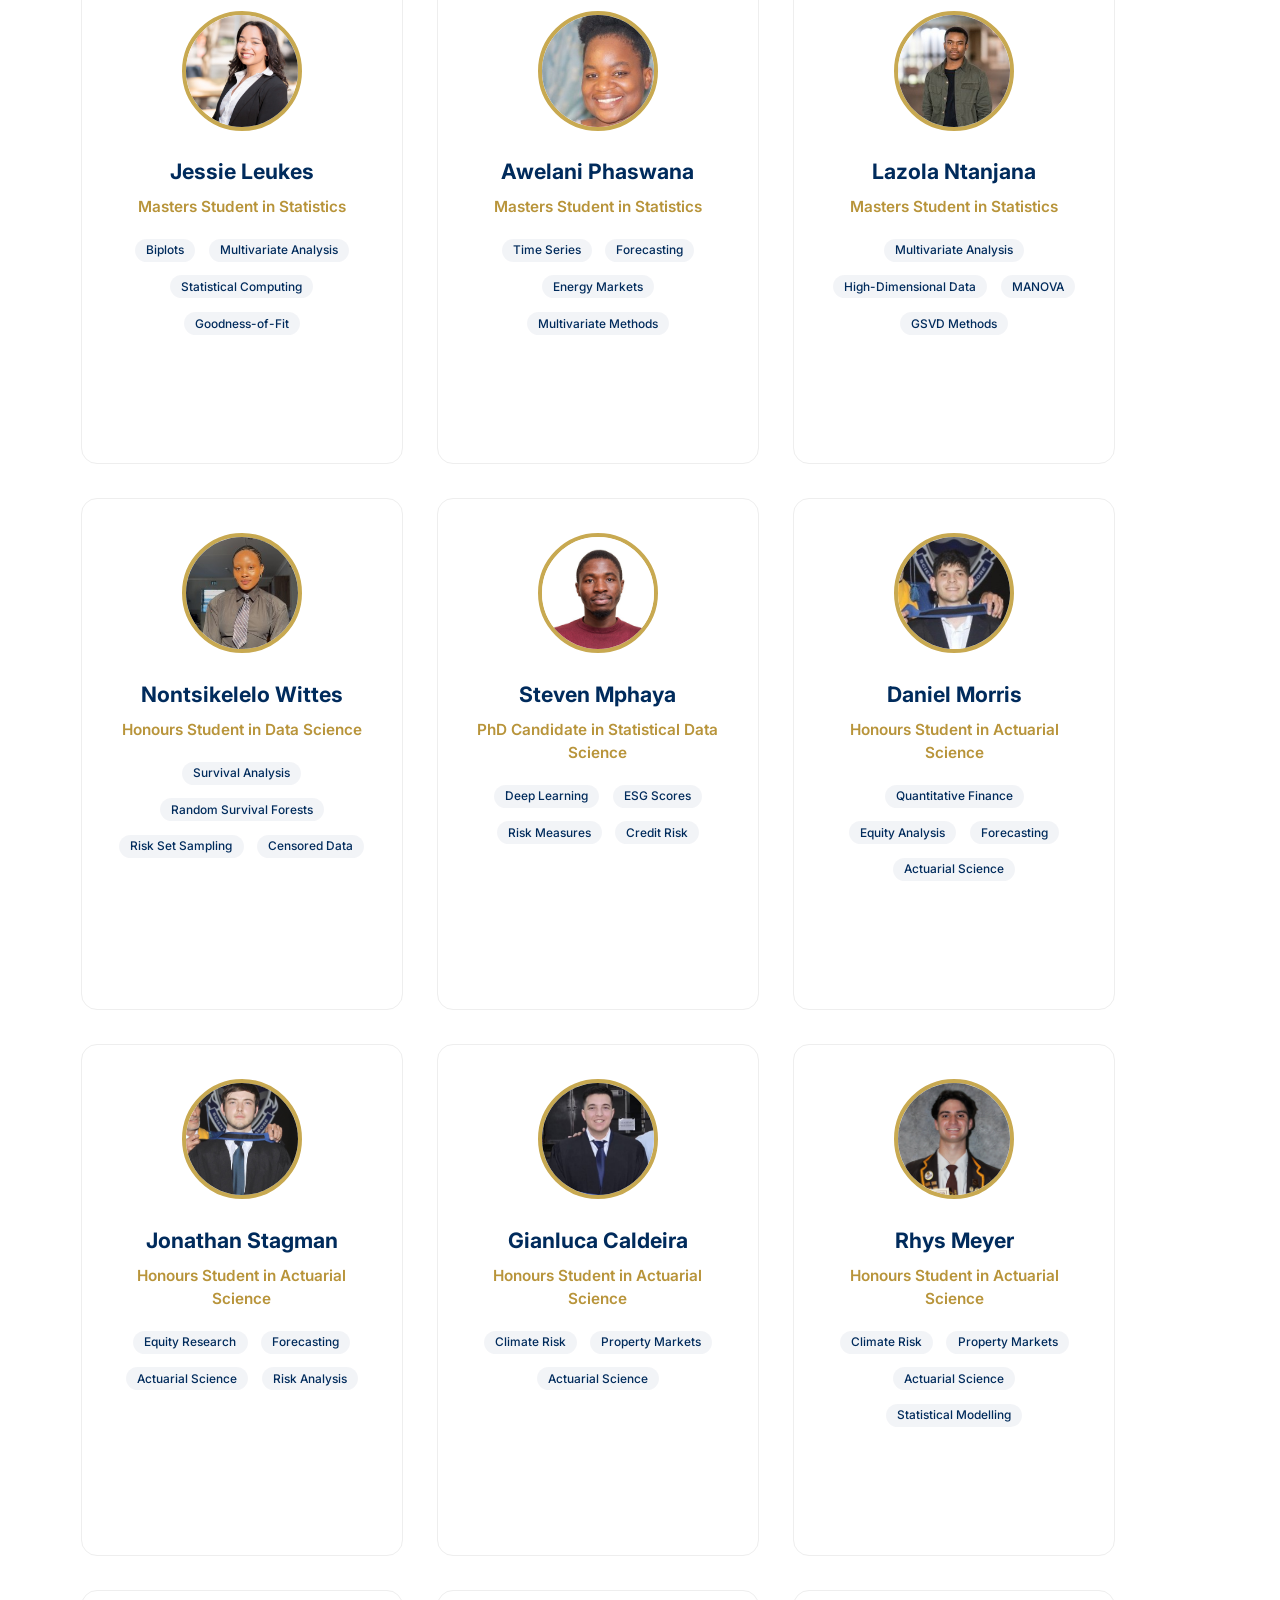
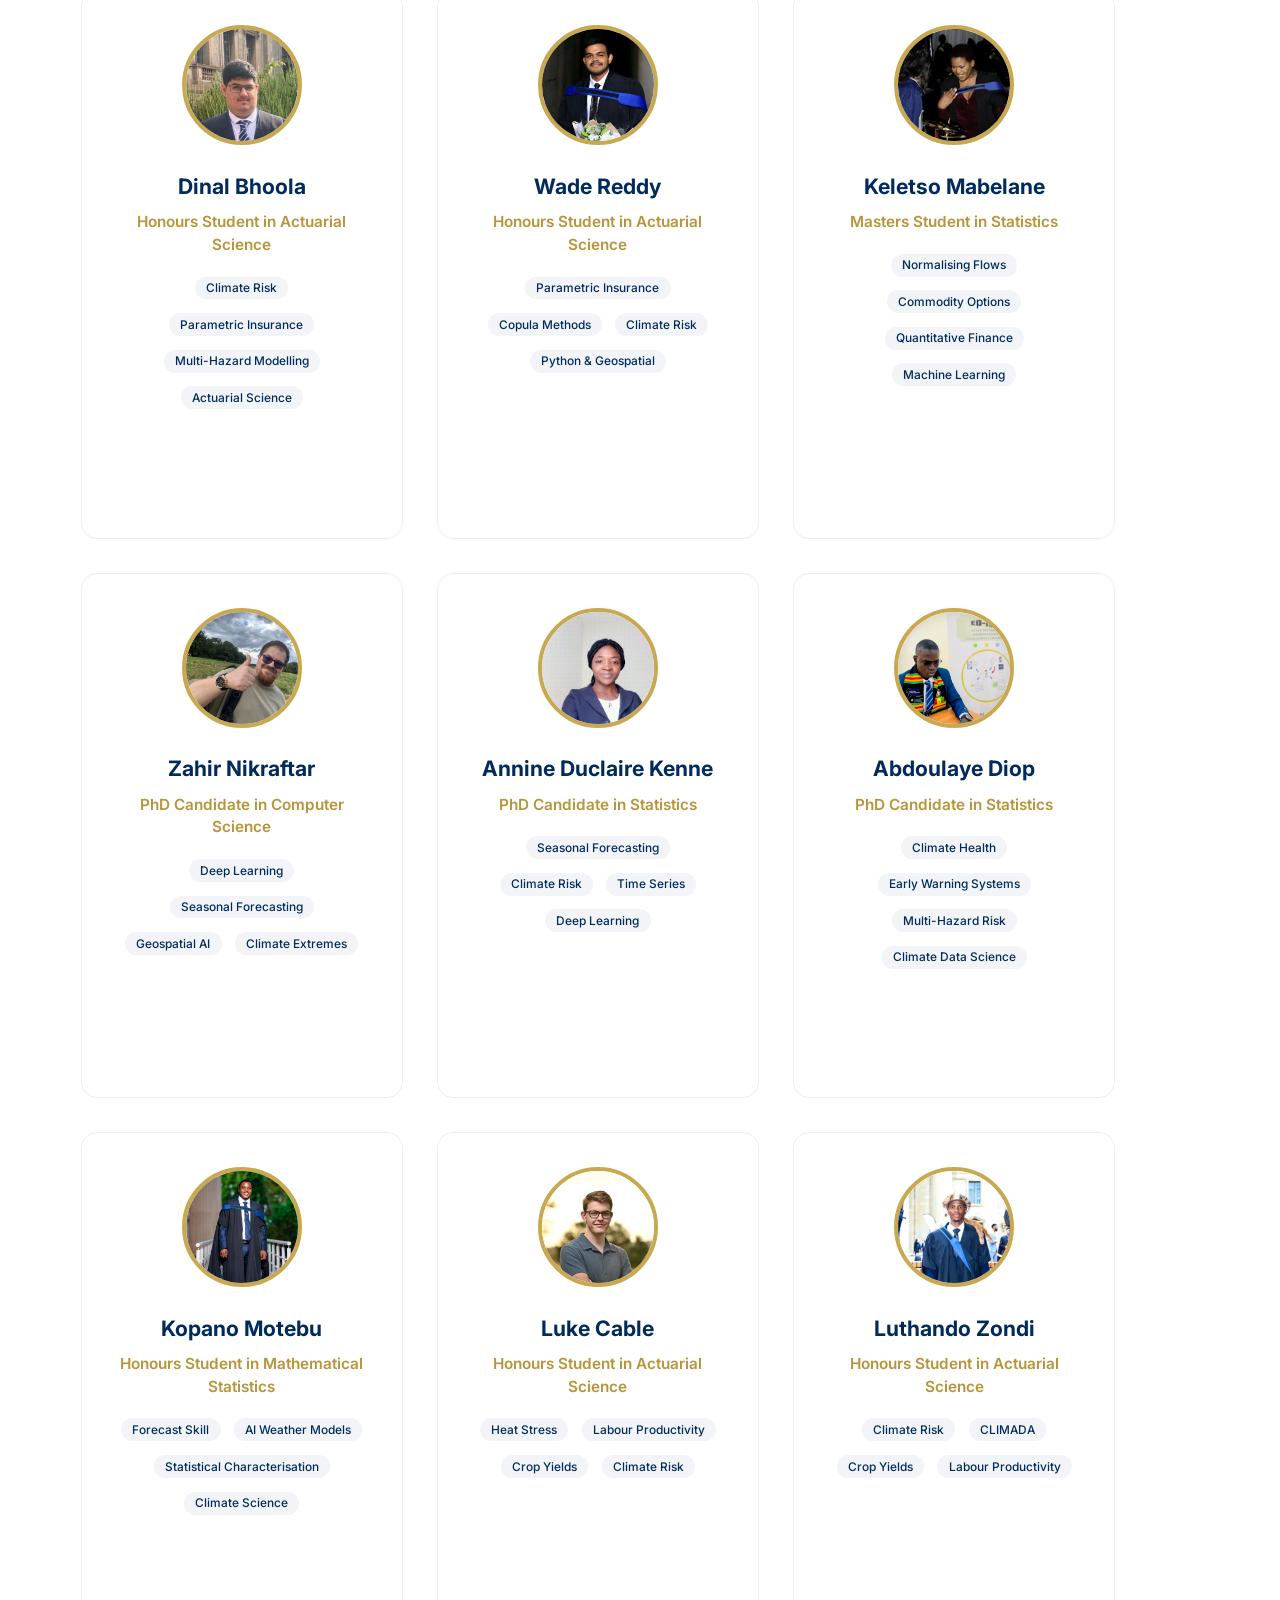
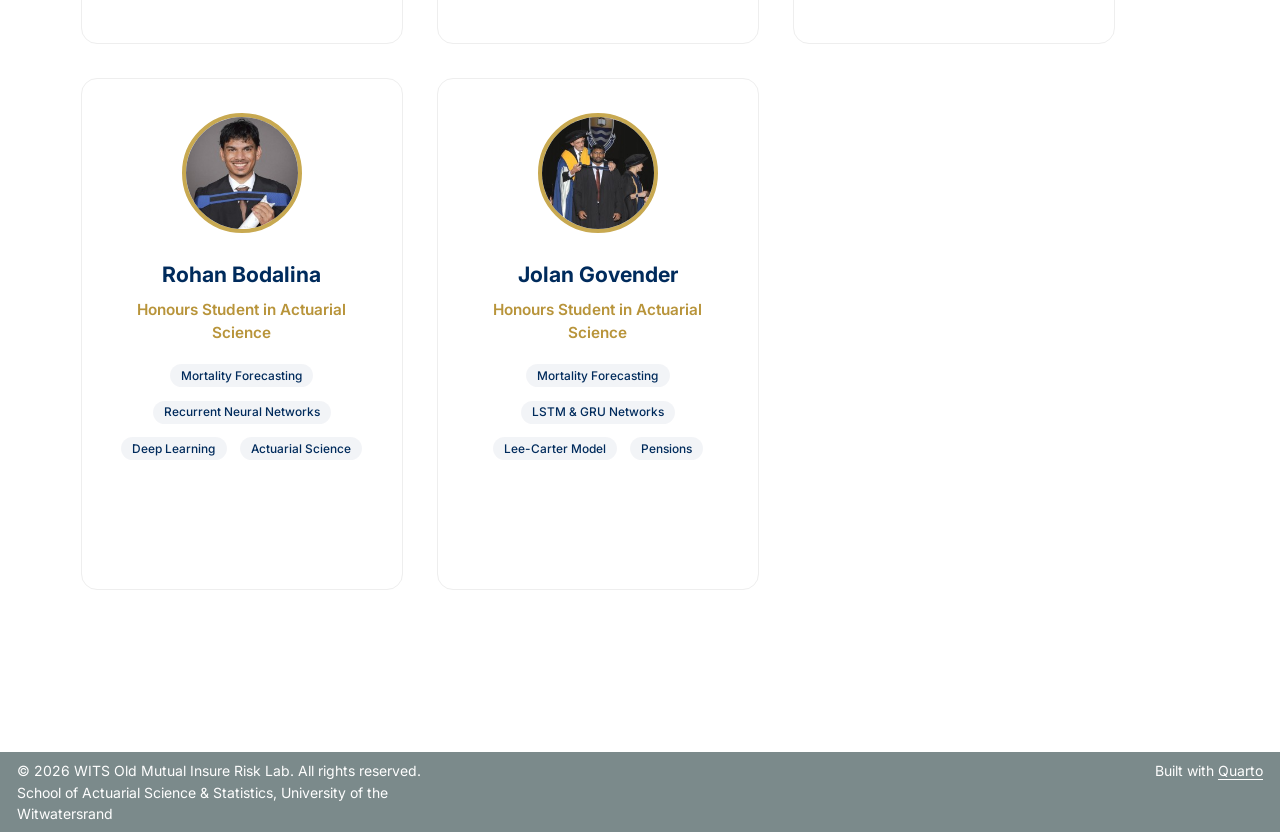
<file: docs/team.html>
<!DOCTYPE html>
<html xmlns="http://www.w3.org/1999/xhtml" lang="en" xml:lang="en"><head>

<meta charset="utf-8">
<meta name="generator" content="quarto-1.9.36">

<meta name="viewport" content="width=device-width, initial-scale=1.0, user-scalable=yes">


<title>Team – WITS Old Mutual Insure Risk Lab</title>
<style>
/* Default styles provided by pandoc.
** See https://pandoc.org/MANUAL.html#variables-for-html for config info.
*/
code{white-space: pre-wrap;}
span.smallcaps{font-variant: small-caps;}
div.columns{display: flex; gap: min(4vw, 1.5em);}
div.column{flex: auto; overflow-x: auto;}
div.hanging-indent{margin-left: 1.5em; text-indent: -1.5em;}
ul.task-list{list-style: none;}
ul.task-list li input[type="checkbox"] {
  width: 0.8em;
  margin: 0 0.8em 0.2em -1em; /* quarto-specific, see https://github.com/quarto-dev/quarto-cli/issues/4556 */ 
  vertical-align: middle;
}
</style>


<script src="site_libs/quarto-nav/quarto-nav.js"></script>
<script src="site_libs/quarto-nav/headroom.min.js"></script>
<script src="site_libs/clipboard/clipboard.min.js"></script>
<script src="site_libs/quarto-search/autocomplete.umd.js"></script>
<script src="site_libs/quarto-search/fuse.min.js"></script>
<script src="site_libs/quarto-search/quarto-search.js"></script>
<meta name="quarto:offset" content="./">
<link href="./images/logo.png" rel="icon" type="image/png">
<script src="site_libs/quarto-html/quarto.js" type="module"></script>
<script src="site_libs/quarto-html/tabsets/tabsets.js" type="module"></script>
<script src="site_libs/quarto-html/popper.min.js"></script>
<script src="site_libs/quarto-html/tippy.umd.min.js"></script>
<script src="site_libs/quarto-html/anchor.min.js"></script>
<link href="site_libs/quarto-html/tippy.css" rel="stylesheet">
<link href="site_libs/quarto-html/quarto-syntax-highlighting-845c23b38eaddc0f92fda52bfe77a8c8.css" rel="stylesheet" id="quarto-text-highlighting-styles">
<script src="site_libs/bootstrap/bootstrap.min.js"></script>
<link href="site_libs/bootstrap/bootstrap-icons.css" rel="stylesheet">
<link href="site_libs/bootstrap/bootstrap-b7124d8e363694a78c4a45e5f0993725.min.css" rel="stylesheet" append-hash="true" id="quarto-bootstrap" data-mode="light">
<script id="quarto-search-options" type="application/json">{
  "location": "navbar",
  "copy-button": false,
  "collapse-after": 3,
  "panel-placement": "end",
  "type": "overlay",
  "limit": 50,
  "keyboard-shortcut": [
    "f",
    "/",
    "s"
  ],
  "show-item-context": false,
  "language": {
    "search-no-results-text": "No results",
    "search-matching-documents-text": "matching documents",
    "search-copy-link-title": "Copy link to search",
    "search-hide-matches-text": "Hide additional matches",
    "search-more-match-text": "more match in this document",
    "search-more-matches-text": "more matches in this document",
    "search-clear-button-title": "Clear",
    "search-text-placeholder": "",
    "search-detached-cancel-button-title": "Cancel",
    "search-submit-button-title": "Submit",
    "search-label": "Search"
  }
}</script>
<style>html{ scroll-behavior: smooth; }</style>
<link rel="preconnect" href="https://fonts.googleapis.com">
<link rel="preconnect" href="https://fonts.gstatic.com" crossorigin="">
<link href="https://fonts.googleapis.com/css2?family=Inter:wght@300;400;500;600;700;800&amp;family=Playfair+Display:wght@700&amp;display=swap" rel="stylesheet">
<link href="https://cdn.jsdelivr.net/npm/bootstrap@5.3.2/dist/css/bootstrap.min.css" rel="stylesheet">


<link rel="stylesheet" href="styles.css">
<meta property="og:title" content="Team – WITS Old Mutual Insure Risk Lab">
<meta property="og:image" content="images/team/Rendani_M.jpg">
<meta property="og:site_name" content="WITS Old Mutual Insure Risk Lab">
<meta property="og:image:alt" content="Prof. Rendani Mbuvha">
<meta name="twitter:title" content="Team – WITS Old Mutual Insure Risk Lab">
<meta name="twitter:image" content="images/team/Rendani_M.jpg">
<meta name="twitter:image:alt" content="Prof. Rendani Mbuvha">
<meta name="twitter:card" content="summary_large_image">
</head>

<body class="nav-fixed fullcontent quarto-light">

<div id="quarto-search-results"></div>
  <header id="quarto-header" class="headroom fixed-top">
    <nav class="navbar navbar-expand-lg " data-bs-theme="dark">
      <div class="navbar-container container-fluid">
      <div class="navbar-brand-container mx-auto">
    <a href="./index.html" class="navbar-brand navbar-brand-logo">
    <img src="./images/logo.png" alt="" class="navbar-logo light-content">
    <img src="./images/logo.png" alt="" class="navbar-logo dark-content">
    </a>
  </div>
            <div id="quarto-search" class="" title="Search"></div>
          <button class="navbar-toggler" type="button" data-bs-toggle="collapse" data-bs-target="#navbarCollapse" aria-controls="navbarCollapse" role="menu" aria-expanded="false" aria-label="Toggle navigation" onclick="if (window.quartoToggleHeadroom) { window.quartoToggleHeadroom(); }">
  <span class="navbar-toggler-icon"></span>
</button>
          <div class="collapse navbar-collapse" id="navbarCollapse">
            <ul class="navbar-nav navbar-nav-scroll me-auto">
  <li class="nav-item">
    <a class="nav-link" href="./index.html"> 
<span class="menu-text">Home</span></a>
  </li>  
  <li class="nav-item">
    <a class="nav-link" href="./about.html"> 
<span class="menu-text">About</span></a>
  </li>  
  <li class="nav-item">
    <a class="nav-link" href="./research.html"> 
<span class="menu-text">Research</span></a>
  </li>  
  <li class="nav-item">
    <a class="nav-link active" href="./team.html" aria-current="page"> 
<span class="menu-text">Team</span></a>
  </li>  
  <li class="nav-item">
    <a class="nav-link" href="./contact.html"> 
<span class="menu-text">Contact</span></a>
  </li>  
</ul>
            <ul class="navbar-nav navbar-nav-scroll ms-auto">
  <li class="nav-item compact">
    <a class="nav-link" href="https://github.com/odeymofokeng-wits/wits-risk-lab"> <i class="bi bi-github" role="img" aria-label="GitHub">
</i> 
<span class="menu-text"></span></a>
  </li>  
</ul>
          </div> <!-- /navcollapse -->
            <div class="quarto-navbar-tools">
</div>
      </div> <!-- /container-fluid -->
    </nav>
</header>
<!-- content -->
<div id="quarto-content" class="quarto-container page-columns page-rows-contents page-layout-article page-navbar">
<!-- sidebar -->
<!-- margin-sidebar -->
    
<!-- main -->
<main class="content" id="quarto-document-content">

<header id="title-block-header" class="quarto-title-block default">
<div class="quarto-title">
<h1 class="title">Team</h1>
</div>



<div class="quarto-title-meta">

    
  
    
  </div>
  


</header>


<style>
/* Team grid layout */
.team-grid {
  display: grid;
  grid-template-columns: repeat(auto-fit, minmax(300px, 1fr));
  gap: 2rem;
  max-width: 1200px;
  margin: 0 auto;
  padding: 0 1rem;
}

/* Individual team card (closed state) */
.team-card-compact {
  background: white;
  border-radius: 16px;
  padding: 2rem;
  text-align: center;
  cursor: pointer;
  transition: all 0.4s cubic-bezier(0.4, 0, 0.2, 1);
  border: 1px solid #eee;
  position: relative;
  overflow: hidden;
}

.team-card-compact:hover {
  transform: translateY(-8px);
  box-shadow: 0 20px 40px rgba(0, 43, 92, 0.15);
}

/* Photo styling */
.team-photo {
  width: 120px;
  height: 120px;
  border-radius: 50%;
  object-fit: cover;
  margin: 0 auto 1.5rem;
  border: 4px solid var(--color-gold);
  transition: all 0.4s ease;
}

/* Name and role */
.team-name-compact {
  font-size: 1.25rem;
  font-weight: 700;
  color: var(--color-navy);
  margin-bottom: 0.5rem;
}

.team-role-compact {
  font-size: 0.9rem;
  color: var(--color-gold-dark);
  font-weight: 600;
  margin-bottom: 1rem;
}

/* Badges container */
.team-badges-compact {
  display: flex;
  flex-wrap: wrap;
  justify-content: center;
  gap: 0.5rem;
  margin-top: 1rem;
}

/* Expanded bio panel (hidden by default) */
.team-bio-full {
  max-height: 0;
  overflow: hidden;
  opacity: 0;
  transition: all 0.6s cubic-bezier(0.4, 0, 0.2, 1);
  margin-top: 0;
  padding: 0 2rem;
}

/* Active/expanded state */
.team-card-compact.active {
  position: fixed;
  top: 50%;
  left: 50%;
  transform: translate(-50%, -50%);
  width: 90%;
  max-width: 900px;
  max-height: 90vh;
  overflow-y: auto;
  z-index: 1000;
  box-shadow: 0 25px 50px rgba(0, 0, 0, 0.25);
}

.team-card-compact.active .team-photo {
  width: 100px;
  height: 100px;
  margin-top: 1rem;
}

.team-card-compact.active .team-bio-full {
  max-height: 2000px;
  opacity: 1;
  margin-top: 2rem;
  padding: 2rem;
  background: #f8f9fa;
  border-radius: 12px;
}

/* Overlay when card is active */
.overlay {
  position: fixed;
  top: 0;
  left: 0;
  width: 100%;
  height: 100%;
  background: rgba(0, 43, 92, 0.8);
  opacity: 0;
  visibility: hidden;
  transition: all 0.3s ease;
  z-index: 999;
}

.overlay.active {
  opacity: 1;
  visibility: visible;
}

/* Close button */
.close-btn {
  position: absolute;
  top: 1.5rem;
  right: 1rem;
  width: 40px;
  height: 40px;
  border-radius: 50%;
  background: var(--color-navy);
  color: white;
  border: none;
  font-size: 1.5rem;
  cursor: pointer;
  opacity: 0;
  transition: opacity 0.3s ease;
  display: flex;
  align-items: center;
  justify-content: center;
  z-index: 1001;
}

.team-card-compact.active .close-btn {
  opacity: 1;
}

/* Bio text styling */
.bio-text {
  color: #444;
  font-size: 0.95rem;
  line-height: 1.8;
  margin-bottom: 1rem;
}

/* Scrollbar for active card */
.team-card-compact.active::-webkit-scrollbar {
  width: 8px;
}

.team-card-compact.active::-webkit-scrollbar-thumb {
  background: var(--color-gold);
  border-radius: 4px;
}

/* Responsive */
@media (max-width: 768px) {
  .team-grid {
    grid-template-columns: 1fr;
  }
  
  .team-card-compact.active {
    width: 95%;
    max-height: 85vh;
  }
}
</style>

<div style="padding: 5rem 0; background: white;">
  <div class="container">
    <div class="section-title-wrapper">
      <span class="section-badge badge-teal">Our People</span>
      <h2 class="anchored">Meet the Team</h2>
      <div class="gold-line"></div>
      <p style="color: #666; max-width: 700px; margin: 0 auto; font-size: 1.05rem; line-height: 1.8;">
        Click on a team member to learn more about their research and background.
      </p>
    </div>

    <!-- Overlay for when card is active -->
    <div class="overlay" id="overlay" onclick="closeAllCards()"></div>

    <!-- Team Grid -->
    <div class="team-grid">

      <!-- Prof. Rendani Mbuvha -->
      <div class="team-card-compact" onclick="openCard(this)" data-member="rendani">
        <button class="close-btn" onclick="event.stopPropagation(); closeAllCards()">×</button>
        <img src="images/team/Rendani_M.jpg" alt="Prof. Rendani Mbuvha" class="team-photo">
        <div class="team-name-compact">Prof. Rendani Mbuvha</div>
        <div class="team-role-compact">Lab Director &amp; Professor</div>
        <div class="team-badges-compact">
          <span class="team-badge">Bayesian Methods</span>
          <span class="team-badge">Machine Learning</span>
          <span class="team-badge">Climate Risk</span>
          <span class="team-badge">Actuarial Science</span>
        </div>
        
           <!-- SOCIAL LINKS - add this section -->
  <div class="social-links" onclick="event.stopPropagation()">
    <a href="https://www.linkedin.com/in/rendani-mbuvha-2aa5657/" class="social-link linkedin" title="LinkedIn" target="_blank">in</a>
    <a href="https://orcid.org/0000-0002-7337-9176" class="social-link orcid" title="ORCID" target="_blank">id</a>
    <a href="https://rendanimbuvha.com/" class="social-link website" title="Website" target="_blank">web</a>
  </div>
        
        <div class="team-bio-full">
          <p class="bio-text">Prof. Rendani Mbuvha serves as Lab Director and brings extensive cross-sector experience spanning academia, industry, and international research institutions. He is a qualified actuary, holding fellowships from both the <a href="https://www.csir.co.za/" target="_blank">CSIR</a>, <a href="https://actuaries.org.uk/" target="_blank">Institute and Faculty of Actuaries</a> (UK) and the <a href="https://www.actuarialsociety.org.za/" target="_blank">Actuarial Society of South Africa</a> Actuarial Society of South Africa (FASSA) since 2015, along with the <a href="https://actuaries.org.uk/qualify/curriculum/enterprise-and-risk-management/chartered-enterprise-risk-actuary-cera/" target="_blank">Chartered Enterprise Risk Actuary</a> designation. His academic credentials include a BSc in Actuarial Science and Statistics from the <a href="https://www.uct.ac.za/" target="_blank">University of Cape Town</a> (2008–2011), an MSc in Machine Learning from <a href="https://www.kth.se/en" target="_blank">KTH Royal Institute of Technology</a> in Stockholm (2015–2017), and a PhD in Artificial Intelligence from the <a href="https://www.uj.ac.za/" target="_blank">University of Johannesburg</a>  (2018–2021), where he was supported by a 2019 <a href="https://research.google/programs-and-events/phd-fellowship/" target="_blank">Google Africa PhD Fellowship</a>.
          </p>
          <p class="bio-text">He joined WITS as a lecturer in 2017, progressing to Associate Professor by 2022. Simultaneously, he has held positions as <a href="https://deepmind.google/education/" target="_blank">Google DeepMind</a> Academic Fellow at <a href="https://www.qmul.ac.uk/" target="_blank">Queen Mary University of London</a> (2022–present), Research Fellow in AI and Applied Statistics at the <a href="https://unu.edu/inweh" target="_blank">United Nations University Institute for Water, Environment and Health in Canada</a> (2024–present), and since January 2025, Associate Professor in Actuarial Science at the <a href="https://www.manchester.ac.uk/" target="_blank">University of Manchester</a>. He is also co-founder of <a href="https://africlimate.ai/" target="_blank">AfriClimate AI</a>, a grassroots community advancing AI applications for climate resilience across Africa.</p>
          <p class="bio-text">His research output is substantial,over 30 peer-reviewed publications spanning seasonal forecasting, Bayesian neural networks, Hamiltonian Monte Carlo methods, and actuarial applications of machine learning. He is co-author of the book <a href="https://www.sciencedirect.com/book/monograph/9780443190353/hamiltonian-monte-carlo-methods-in-machine-learning" target="_blank"><em>Hamiltonian Monte Carlo Methods in Machine Learning</em></a> (Elsevier, 2023) and has received recognition including the Mail &amp; Guardian 200 Young South Africans award and the International Association of Consulting Actuaries Best Paper Award (2020). His work connects methodological innovation in computational statistics with pressing challenges in climate risk, public health, and insurance.</p>
        </div>
      </div>

      <!-- Dr. Raeesa Manjoo-Docrat -->
      <div class="team-card-compact" onclick="openCard(this)" data-member="raeesa-md">
        <button class="close-btn" onclick="event.stopPropagation(); closeAllCards()">×</button>
        <img src="images/team/Raeesa_D.jpg" alt="Dr. Raeesa Manjoo-Docrat" class="team-photo">
        <div class="team-name-compact">Dr. Raeesa Manjoo-Docrat</div>
        <div class="team-role-compact">Senior Researcher &amp; Lecturer</div>
        <div class="team-badges-compact">
          <span class="team-badge">Spatial Statistics</span>
          <span class="team-badge">Infectious Disease Modelling</span>
          <span class="team-badge">Epidemiology</span>
          <span class="team-badge">Stochastic Processes</span>
        </div>
        
        <!-- SOCIAL LINKS - add this section -->
  <div class="social-links" onclick="event.stopPropagation()">
    <a href="https://www.linkedin.com/in/raeesa-docrat-88228bb1/" class="social-link linkedin" title="LinkedIn" target="_blank">in</a>
    <a href="https://orcid.org/0000-0003-2039-0440" class="social-link orcid" title="ORCID" target="_blank">id</a>
  </div>
        
        <div class="team-bio-full">
          <p class="bio-text">Dr. Raeesa Manjoo-Docrat has been a lecturer at WITS since 2018, following an impressive academic trajectory marked by multiple accolades. She holds a BSc in Mathematics, a Postgraduate Diploma in Actuarial Science and Mathematical Statistics, and dual Honours degrees in Mathematics and Statistics, the latter earning her the Liberty Medal for best honours student. She completed her MSc in Mathematical Statistics with distinction in 2018, focusing on stochastic processes and generating functions in branching processes. Her PhD, completed in 2022, centred on spatio-stochastic modelling of infectious diseases.</p>
          <p class="bio-text">Her research sits at the intersection of infectious disease dynamics and spatial statistics, with particular attention to heterogeneous populations. She has collaborated with researchers at the <a href="https://www.csir.co.za/" target="_blank">CSIR</a>, <a href="https://www.up.ac.za/" target="_blank">University of Pretoria</a>, and the <a href="https://www.samrc.ac.za/" target="_blank">South African Medical Research Council</a> on COVID-19 modelling using both spatial and national frameworks. Her 2025 open-access publication in <a href="https://www.csir.co.za/" target="_blank">CSIR</a>, <a href="https://www.sciencedirect.com/journal/heliyon" target="_blank"><em>Heliyon</em></a> on spatial modelling of the South African pandemic response exemplifies her approach: integrating mathematical rigour with pressing public health questions. She also spent a year as a postdoctoral fellow at the <a href="https://covid19storytelling.aspph.org/" target="_blank">Johns Hopkins Bloomberg School of Public Health</a> from 2023 to 2024, expanding her work on applied epidemiological modelling.</p>
          <p class="bio-text">Beyond research, she teaches applied statistics, spatial statistics, and survival analysis at undergraduate and postgraduate levels. She is an active member of <a href="https://rladies.org/" target="_blank">R-Ladies</a>, where she has led sessions on RShiny development and SIR model implementation, and serves as a mentor with the  <a href="https://www.stemmenther.co.za/" target="_blank">STEM MentHer</a> programme. She has also co-organised and judged <a href="https://ww2.amstat.org/education/datafest/index.cfm" target="_blank">DataFest</a>, a national student data challenge. Outside academia, she runs long-distance and bakes,pursuits she describes as the right balance of endurance and creativity.</p>
        </div>
      </div>

      <!-- Dr. Justine Nasejje -->
      <div class="team-card-compact" onclick="openCard(this)" data-member="justine">
        <button class="close-btn" onclick="event.stopPropagation(); closeAllCards()">×</button>
        <img src="images/team/Justine_N.png" alt="Dr. Justine Nasejje" class="team-photo">
        <div class="team-name-compact">Dr. Justine Nasejje</div>
        <div class="team-role-compact">Postdoctoral Researcher</div>
        <div class="team-badges-compact">
          <span class="team-badge">Survival Analysis</span>
          <span class="team-badge">Machine Learning</span>
          <span class="team-badge">Neural Networks</span>
          <span class="team-badge">Biostatistics</span>
        </div>
        
        <!-- SOCIAL LINKS - add this section -->
  <div class="social-links" onclick="event.stopPropagation()">
    <a href="https://www.linkedin.com/in/justine-nasejje-46726648/" class="social-link linkedin" title="LinkedIn" target="_blank">in</a>
    <a href="https://orcid.org/0000-0001-8785-8808" class="social-link orcid" title="ORCID" target="_blank">id</a>
  </div>
        
        <div class="team-bio-full">
          <p class="bio-text">Dr. Justine Nasejje serves as Senior Lecturer at WITS, where she specialises in survival analysis and machine learning methods. Her academic journey began in Uganda, where she completed her BSc in Education at <a href="https://mak.ac.ug/" target="_blank">Makerere University</a> in 2007, supported by a government bursary. She chose to major in Mathematics rather than the more popular Economics track, a decision that raised eyebrows among her peers. She subsequently received a scholarship to the <a href="https://aims.ac.za/" target="_blank">African Institute for Mathematical Sciences (AIMS)</a> in 2012, followed by an MSc and PhD at the <a href="https://ukzn.ac.za/" target="_blank">University of KwaZulu-Natal</a> funded by <a href="https://www.daad.org.za/en/" target="_blank">DAAD</a>. Her 2018 doctoral thesis on random survival forests earned the <a href="https://deeplearningindaba.com/2025/kambule-doctoral-award/" target="_blank">Kambule Doctoral Award</a>, and her work has since appeared in <a href="https://link.springer.com/journal/12874" target="_blank"><em>BMC Medical Research Methodology</em></a> and  <a href="https://link.springer.com/journal/12889" target="_blank"><em>BMC Public Health</em></a>.</p>
          <p class="bio-text">Her current research focuses on developing neural network methods for survival analysis, extending her earlier applications of machine learning to under-five mortality studies in Uganda. She has been a member of the <a href="https://www.biometricsociety.org/home" target="_blank">International Biometric Society</a> since 2015 and has held research positions at institutions including the <a href="https://www.bips-institut.de/" target="_blank">Leibniz-Institut für Präventionsforschung und Epidemiologie in Bremen</a>, Germany. Her contributions have been recognised through awards from the <a href="https://www.lms.ac.uk/" target="_blank">London Mathematical Society</a> (2023) and <a href="https://worldacademy.org/" target="_blank">The World Academy of Sciences</a> (2019).</p>
          <p class="bio-text">Alongside her academic work, she co-founded Tendeka, an initiative providing mentorship and financial support to girls from underprivileged backgrounds. Her own experiences navigating STEM as a young woman inform her commitment to addressing the structural barriers that exclude women from the field.</p>
        </div>
      </div>

      <!-- Dr. Raeesa Ganey -->
      <div class="team-card-compact" onclick="openCard(this)" data-member="raeesa-g">
        <button class="close-btn" onclick="event.stopPropagation(); closeAllCards()">×</button>
        <img src="images/team/Raeesa_G.jpg" alt="Dr. Raeesa Ganey" class="team-photo">
        <div class="team-name-compact">Dr. Raeesa Ganey</div>
        <div class="team-role-compact">Lecturer &amp; Researcher</div>
        <div class="team-badges-compact">
          <span class="team-badge">Multivariate Analysis</span>
          <span class="team-badge">Data Visualisation</span>
          <span class="team-badge">Biplots</span>
          <span class="team-badge">Statistical Education</span>
        </div>
        
        <!-- SOCIAL LINKS - add this section -->
  <div class="social-links" onclick="event.stopPropagation()">
    <a href="https://www.linkedin.com/in/raeesaganey/" class="social-link linkedin" title="LinkedIn" target="_blank">in</a>
    <a href="https://orcid.org/0009-0008-6973-0999" class="social-link orcid" title="ORCID" target="_blank">id</a>
    <a href="https://github.com/RaeesaGaney91" class="social-link website" title="GitHub" target="_blank">web</a>
  </div>
        
        <div class="team-bio-full">
          <p class="bio-text">Dr. Raeesa Ganey has been part of the WITS community since 2015, when she joined the School of Statistics and Actuarial Science as a lecturer. Her academic path began at <a href="https://www.nwu.ac.za/" target="_blank">North-West University</a> in Potchefstroom, where she completed her BSc in Actuarial Science back in 2011. She then headed south to the <a href="https://www.uct.ac.za/" target="_blank">University of Cape Town</a>, spending the next several years immersed in postgraduate studies,wrapping up her Honours in 2012, Master's in 2014, and eventually her PhD in 2019.</p>
          <p class="bio-text">These days she teaches second-year Mathematical Statistics and third-year Multivariate Data Analysis, a course she actually introduced at the honours level after completing her doctorate. Her research sits at the intersection of multivariate analysis and visualisation, she's particularly known for her work on biplots, where she's developed new ways to capture non-linear patterns in complex data. Beyond WITS, she collaborates with <a href="https://www.su.ac.za/en" target="_blank">Stellenbosch University</a>'s visualisation group and stays active in the <a href="https://www.sastat.org/" target="_blank">South African Statistical Association</a>.</p>
        </div>
      </div>

      <!-- Odey Mofokeng -->
<div class="team-card-compact" onclick="openCard(this)" data-member="odey">
  <button class="close-btn" onclick="event.stopPropagation(); closeAllCards()">×</button>
  <img src="images/team/Odey_M.jpg" alt="Odey Mofokeng" class="team-photo">
  <div class="team-name-compact">Odey Mofokeng</div>
  <div class="team-role-compact">Masters Student in Statistics</div>
  <div class="team-badges-compact">
    <span class="team-badge">Bayesian Statistics</span>
    <span class="team-badge">Spatial Modelling</span>
    <span class="team-badge">Climate Risk</span>
    <span class="team-badge">Copula Methods</span>
  </div>

  <!-- SOCIAL LINKS -->
  <div class="social-links" onclick="event.stopPropagation()">
    <a href="https://www.linkedin.com/in/odey-mofokeng-94b043238/" class="social-link linkedin" title="LinkedIn" target="_blank">in</a>
    <a href="https://orcid.org/0009-0008-8527-1868" class="social-link orcid" title="ORCID" target="_blank">id</a>
    <a href="https://odeymofokeng-wits.github.io/my_portfolio/" class="social-link website" title="Portfolio" target="_blank">web</a>
  </div>

  <div class="team-bio-full">
    <p class="bio-text">Odey Mofokeng is an MSc student in Mathematical Statistics at WITS, where his dissertation develops a Multidimensional Climate Risk Scorecard using a Bayesian Spatial Copula framework for insurance pricing and sustainability strategy in KwaZulu-Natal. His honours research - <em>Refining Wastewater Surveillance through Regression Kriging: A Geostatistical Approach to Improve Spatial Prediction and Public Health Applications</em>, undertaken in collaboration with the <a href="https://raymandoc.quarto.pub/sepimod/" target="_blank">SEPIMOD</a> research group - earned the Peter Fridjhon Gold Medal for Best Honours Research Project, the Liberty Sandton City Voucher for Best Honours Mathematical Statistics Student, First Prize for Best Poster at the 2025 <a href="https://www.sastat.org/" target="_blank">South African Statistical Association</a> Annual Conference, and Third Prize in the SASA Honours Project Competition (2025/26). He also the <a href="https://saadp.co.za/" target="_blank">SAADP</a> Executive Director's Exceptional Diamond Award (2026).</p>
    <p class="bio-text">He holds a BSc in Actuarial Science and a BSc Honours in Mathematical Statistics with distinction, both from the <a href="https://www.wits.ac.za/" target="_blank">University of the Witwatersrand</a>. His broader interest lies in translating advanced statistical methods into practical tools for climate risk, public health, and insurance.</p>
  </div>
</div>

      <!-- Aphiwe Ngcobo -->
<div class="team-card-compact" onclick="openCard(this)" data-member="aphiwe">
  <button class="close-btn" onclick="event.stopPropagation(); closeAllCards()">×</button>
  <img src="images/team/Aphiwe_N.jpeg" alt="Aphiwe Ngcobo" class="team-photo">
  <div class="team-name-compact">Aphiwe Ngcobo</div>
  <div class="team-role-compact">Honours Student in Mathematical Statistics</div>
  <div class="team-badges-compact">
    <span class="team-badge">Climate Risk</span>
    <span class="team-badge">Health Statistics</span>
    <span class="team-badge">Actuarial Science</span>
    <span class="team-badge">Environmental Data</span>
  </div>

  <!-- SOCIAL LINKS -->
  <div class="social-links" onclick="event.stopPropagation()">
    <a href="https://www.linkedin.com/in/aphiwe-ngcobo-7868a4272/" class="social-link linkedin" title="LinkedIn" target="_blank">in</a>
  </div>

  <div class="team-bio-full">
    <p class="bio-text">Aphiwe Ngcobo is an Honours student in Mathematical Statistics at WITS, where his research focuses on climate exposure and health risk in Gauteng - examining how extreme heat, drought, and heavy rainfall affect vulnerable populations in the region. His project brings together climate data with public health analysis, applying statistical methods to questions of growing urgency as South Africa's climate shifts.</p>
    <p class="bio-text">He completed his BSc in Actuarial Science at the <a href="https://www.wits.ac.za/" target="_blank">University of the Witwatersrand</a> in 2025. Alongside his studies he has been active in the Wits chess, astronomy, investment, and coding societies. He describes himself as a disciplined and dedicated actuary in the making, and his Honours research reflects a commitment to using quantitative methods for real-world social impact.</p>
  </div>
</div>
      
      
<!-- Jessie Leukes -->
<div class="team-card-compact" onclick="openCard(this)" data-member="jessie">
  <button class="close-btn" onclick="event.stopPropagation(); closeAllCards()">×</button>
  <img src="images/team/Jessie_L.jpg" alt="Jessie Leukes" class="team-photo">
  <div class="team-name-compact">Jessie Leukes</div>
  <div class="team-role-compact">Masters Student in Statistics</div>
  <div class="team-badges-compact">
    <span class="team-badge">Biplots</span>
    <span class="team-badge">Multivariate Analysis</span>
    <span class="team-badge">Statistical Computing</span>
    <span class="team-badge">Goodness-of-Fit</span>
  </div>
  
  <!-- SOCIAL LINKS -->
  <div class="social-links" onclick="event.stopPropagation()">
    <a href="https://www.linkedin.com/in/jessie-leukes-b587211b5/" class="social-link linkedin" title="LinkedIn" target="_blank">in</a>
  </div>
  
  <div class="team-bio-full">
    <p class="bio-text">Jessie Leukes is an MSc student in Mathematical Statistics at WITS, where her research focuses on developing measures of fit for Canonical Variate Analysis biplots based on the Generalised Singular Value Decomposition. Her work sits at the intersection of multivariate statistical theory and practical visualisation tools, aiming to provide more robust diagnostics for assessing how well these biplots represent the underlying data structure.</p>
    <p class="bio-text">She holds a BCom Honours in Statistics from <a href="https://www.sun.ac.za/" target="_blank">Stellenbosch University</a>, which she completed cum laude in 2022, and a BCom in Investment Management and Statistics, also cum laude, from the same institution. Her academic achievements include the Rector's Award for Excellent Achievement (2022), recognition as the Top Final Year Student in Statistics (2021), Top Second Year Student in Economics (2020), and Top Second Year Student in Financial Accounting (2020).</p>
    <p class="bio-text">Alongside her studies, Jessie works as a Quantitative Analyst at <a href="https://www.nedbank.co.za/" target="_blank">Nedbank</a> in the Advanced Analytics and Innovation division within Group Risk Analytics, a role she has held since October 2024. Before joining the banking sector, she gained early exposure to quantitative finance through an internship at <a href="https://www.coronation.com/" target="_blank">Coronation Fund Managers</a>, where she worked in the Investment Risk and Performance team. Her combination of industry experience and academic rigour brings a practical perspective to her research on statistical methodology.</p>
  </div>
</div>



<!-- Awelani Phaswana -->
<div class="team-card-compact" onclick="openCard(this)" data-member="awelani">
  <button class="close-btn" onclick="event.stopPropagation(); closeAllCards()">×</button>
  <img src="images/team/Awelani_P.jpg" alt="Awelani Phaswana" class="team-photo">
  <div class="team-name-compact">Awelani Phaswana</div>
  <div class="team-role-compact">Masters Student in Statistics</div>
  <div class="team-badges-compact">
    <span class="team-badge">Time Series</span>
    <span class="team-badge">Forecasting</span>
    <span class="team-badge">Energy Markets</span>
    <span class="team-badge">Multivariate Methods</span>
  </div>

  <!-- SOCIAL LINKS -->
  <div class="social-links" onclick="event.stopPropagation()">
    <a href="https://www.linkedin.com/in/awelani-phaswana-69024675/" class="social-link linkedin" title="LinkedIn" target="_blank">in</a>
  </div>

  <div class="team-bio-full">
    <p class="bio-text">Awelani Phaswana is an MSc student in Mathematical Statistics at WITS, where her research focuses on forecasting electricity prices in South Africa using multivariate approaches. Her work brings together time series methodology and the practical realities of the South African energy market, an area of growing importance as the country navigates a rapidly changing power landscape.</p>
    <p class="bio-text">She holds a BBusSci in Statistical Science, Finance and Economics from the <a href="https://www.uct.ac.za/" target="_blank">University of Cape Town</a>, completed in 2012. She began her career at <a href="https://www.eskom.co.za/" target="_blank">Eskom</a> as a Graduate in Training in Statistics in 2013, and over the following decade has built substantial experience across forecasting, business intelligence, and management consulting. She held roles as Management Consultant and Senior Consultant within Eskom's Top Consulting Group before serving as Acting Programme Manager and then Chief Advisor in Business Intelligence.</p>
    <p class="bio-text">In September 2022 she was appointed Forecasting Manager within the Energy Trading division, and in December 2025 she took up the role of Demand and Price Forecasting Executive, where she leads forecasting functions at a national level. Her return to formal postgraduate study reflects a commitment to grounding her industry expertise in rigorous statistical methodology, and her research is directly informed by the operational demands of forecasting in one of South Africa's most critical sectors.</p>
  </div>
  </div>
  
  
  <!-- Lazola Ntanjana -->
<div class="team-card-compact" onclick="openCard(this)" data-member="lazola">
  <button class="close-btn" onclick="event.stopPropagation(); closeAllCards()">×</button>
  <img src="images/team/Lazola_N.jpg" alt="Lazola Ntanjana" class="team-photo">
  <div class="team-name-compact">Lazola Ntanjana</div>
  <div class="team-role-compact">Masters Student in Statistics</div>
  <div class="team-badges-compact">
    <span class="team-badge">Multivariate Analysis</span>
    <span class="team-badge">High-Dimensional Data</span>
    <span class="team-badge">MANOVA</span>
    <span class="team-badge">GSVD Methods</span>
  </div>

  <!-- SOCIAL LINKS -->
  <div class="social-links" onclick="event.stopPropagation()">
    <a href="https://www.linkedin.com/in/lazola-ntanjana-414461350/" class="social-link linkedin" title="LinkedIn" target="_blank">in</a>
  </div>

  <div class="team-bio-full">
    <p class="bio-text">Lazola Ntanjana is an MSc student in Mathematical Statistics at WITS, where his research focuses on a Generalised Singular Value Decomposition (GSVD) approach to MANOVA for high-dimensional data.</p>
    <p class="bio-text">He holds a BSc Honours in Statistics (2024) and a BSc in Actuarial Science and Mathematical Statistics (2020–2023), both from the <a href="https://www.wits.ac.za/" target="_blank">University of the Witwatersrand</a>. His academic background combines the rigour of actuarial training with a strong foundation in statistical theory and computation.</p>
    <p class="bio-text">Alongside his studies, Lazola works as a Quantitative Analyst at <a href="https://www.fnb.co.za/" target="_blank">FNB South Africa</a>, where he is part of the Broader Africa / FNB International Credit Retail Impairment team. He joined the bank through the FNB Graduate Programme in January 2025 and transitioned into a permanent quantitative analyst role in January 2026. His day-to-day work in credit impairment modelling complements his research interests in multivariate methods, and his industry experience brings a practical dimension to his work.</p>
  </div>
</div>

<!-- Nontsikelelo Wittes -->
<div class="team-card-compact" onclick="openCard(this)" data-member="nontsikelelo">
  <button class="close-btn" onclick="event.stopPropagation(); closeAllCards()">×</button>
  <img src="images/team/Nontsikelelo_W.jpg" alt="Nontsikelelo Wittes" class="team-photo">
  <div class="team-name-compact">Nontsikelelo Wittes</div>
  <div class="team-role-compact">Honours Student in Data Science</div>
  <div class="team-badges-compact">
    <span class="team-badge">Survival Analysis</span>
    <span class="team-badge">Random Survival Forests</span>
    <span class="team-badge">Risk Set Sampling</span>
    <span class="team-badge">Censored Data</span>
  </div>

  <!-- SOCIAL LINKS -->
  <div class="social-links" onclick="event.stopPropagation()">
    <a href="https://www.linkedin.com/in/nontsikelelo-wittes-012b2b22b/" class="social-link linkedin" title="LinkedIn" target="_blank">in</a>
  </div>

  <div class="team-bio-full">
    <p class="bio-text">Nontsikelelo Wittes is an Honours student in Data Science at WITS, where her research investigates the effect of risk set sampling on Random Forest Survival models in the presence of censoring.</p>
    <p class="bio-text">She holds a BSc in Computational and Applied Mathematics from the <a href="https://www.wits.ac.za/" target="_blank">University of the Witwatersrand</a>. Her training in computational methods and applied mathematics underpins her interest in machine learning methodology. Beyond her academic work, Nontsikelelo serves as a Director at the <a href="https://heartofhopefoundation.org/" target="_blank">Heart Of Hope Foundation</a>, a South African organisation supporting children and community welfare.</p>
  </div>
</div>


<!-- Steven Mphaya -->
<div class="team-card-compact" onclick="openCard(this)" data-member="steven">
  <button class="close-btn" onclick="event.stopPropagation(); closeAllCards()">×</button>
  <img src="images/team/Steven_M.jpg" alt="Steven Mphaya" class="team-photo">
  <div class="team-name-compact">Steven Mphaya</div>
  <div class="team-role-compact">PhD Candidate in Statistical Data Science</div>
  <div class="team-badges-compact">
    <span class="team-badge">Deep Learning</span>
    <span class="team-badge">ESG Scores</span>
    <span class="team-badge">Risk Measures</span>
    <span class="team-badge">Credit Risk</span>
  </div>

  <!-- SOCIAL LINKS -->
  <div class="social-links" onclick="event.stopPropagation()">
    <a href="https://www.linkedin.com/in/steve-mphaya-2b4356230/" class="social-link linkedin" title="LinkedIn" target="_blank">in</a>
  </div>

  <div class="team-bio-full">
    <p class="bio-text">Steven Mphaya is a PhD candidate in Statistical Data Science, where his research focuses on deep learning for modelling ESG (Environmental, Social, and Governance) scores and risk measures. He holds an MSc in Mathematics and Statistics from the <a href="https://ucc.edu.gh/" target="_blank">University of Cape Coast</a> in Ghana (2021–2022) and a Bachelor's degree in Mathematical Sciences from the <a href="https://www.unima.ac.mw/" target="_blank">University of Malawi</a> (2015–2020). He is currently completing a PhD at the <a href="https://www.unisa.it/" target="_blank">Università degli Studi di Salerno</a> in Italy (2023–2026), complementing his research at WITS.</p>
    
    <p class="bio-text">Alongside his doctoral work, Steven is a Staff Associate and researcher with experience in credit risk and cloud data analytics. He has completed further professional training including a Postgraduate Course in Econometrics from the <a href="https://www.sieconom.org/" target="_blank">Italian Econometric Association</a> (2024), a Certificate in Urban Economics from the <a href="https://www.bread.org/" target="_blank">Bureau for Research and Economic Analysis of Development</a> and the International Growth Centre (2024).</p>
  </div>
</div>

<!-- Daniel Morris -->
<div class="team-card-compact" onclick="openCard(this)" data-member="daniel">
  <button class="close-btn" onclick="event.stopPropagation(); closeAllCards()">×</button>
  <img src="images/team/Daniel_M.jpg" alt="Daniel Morris" class="team-photo">
  <div class="team-name-compact">Daniel Morris</div>
  <div class="team-role-compact">Honours Student in Actuarial Science</div>
  <div class="team-badges-compact">
    <span class="team-badge">Quantitative Finance</span>
    <span class="team-badge">Equity Analysis</span>
    <span class="team-badge">Forecasting</span>
    <span class="team-badge">Actuarial Science</span>
  </div>

  <!-- SOCIAL LINKS -->
  <div class="social-links" onclick="event.stopPropagation()">
    <a href="https://www.linkedin.com/in/daniel-morris-781a13262/" class="social-link linkedin" title="LinkedIn" target="_blank">in</a>
  </div>

  <div class="team-bio-full">
    <p class="bio-text">Daniel Morris is an Honours student in Actuarial Science at WITS, where his research asks a question with real consequences for market participants: <em>Should I trust my sell-side analyst?</em> Working alongside Jonathan Stagman, his project examines the reliability of analyst forecasts and recommendations.</p>
    <p class="bio-text">He completed his BSc in Actuarial Science at the <a href="https://www.wits.ac.za/" target="_blank">University of the Witwatersrand</a> with distinction in 2025. Alongside his studies, Daniel has built practical experience in quantitative finance — at <a href="https://www.eaurouge.co.za/" target="_blank">Eau Rouge Investment Managers</a> he designed a quantitative screening and ranking system covering all JSE-listed companies, and he has also worked as a valuation consultant developing full business valuations.</p>
  </div>
</div>

<!-- Jonathan Stagman -->
<div class="team-card-compact" onclick="openCard(this)" data-member="jonathan">
  <button class="close-btn" onclick="event.stopPropagation(); closeAllCards()">×</button>
  <img src="images/team/Jonathan_S.png" alt="Jonathan Stagman" class="team-photo">
  <div class="team-name-compact">Jonathan Stagman</div>
  <div class="team-role-compact">Honours Student in Actuarial Science</div>
  <div class="team-badges-compact">
    <span class="team-badge">Equity Research</span>
    <span class="team-badge">Forecasting</span>
    <span class="team-badge">Actuarial Science</span>
    <span class="team-badge">Risk Analysis</span>
  </div>

  <!-- SOCIAL LINKS -->
  <div class="social-links" onclick="event.stopPropagation()">
    <a href="https://www.linkedin.com/in/jonathan-stagman/" class="social-link linkedin" title="LinkedIn" target="_blank">in</a>
  </div>

  <div class="team-bio-full">
    <p class="bio-text">Jonathan Stagman is an Honours student in Actuarial Science at WITS, where his research - undertaken jointly with Daniel Morris - examines a question every investor has faced: <em>Should I trust my sell-side analyst?</em> Their project brings quantitative methods to bear on the reliability of analyst forecasts and recommendations.</p>
    <p class="bio-text">He completed his BSc in Actuarial Science at the <a href="https://www.wits.ac.za/" target="_blank">University of the Witwatersrand</a> with distinction in 2025. He is now completing his Honours degree, with his research applying statistical rigour to questions at the intersection of actuarial science and financial markets.</p>
  </div>
</div>

<!-- Gianluca Caldeira -->
<div class="team-card-compact" onclick="openCard(this)" data-member="gianluca">
  <button class="close-btn" onclick="event.stopPropagation(); closeAllCards()">×</button>
  <img src="images/team/Gianluca_C.png" alt="Gianluca Caldeira" class="team-photo">
  <div class="team-name-compact">Gianluca Caldeira</div>
  <div class="team-role-compact">Honours Student in Actuarial Science</div>
  <div class="team-badges-compact">
    <span class="team-badge">Climate Risk</span>
    <span class="team-badge">Property Markets</span>
    <span class="team-badge">Actuarial Science</span>
  </div>

  <!-- SOCIAL LINKS -->
  <div class="social-links" onclick="event.stopPropagation()">
    <a href="https://www.linkedin.com/in/gianluca-caldeira-82a000304/" class="social-link linkedin" title="LinkedIn" target="_blank">in</a>
    <a href="https://thepregoboyz.co.za/" class="social-link website" title="The Prego Boyz" target="_blank">web</a>
  </div>

  <div class="team-bio-full">
    <p class="bio-text">Gianluca Caldeira is an Honours student in Actuarial Science at WITS, where his research - undertaken with Rhys Meyer - examines the natural disaster impacts on residential property prices in South Africa. Focusing on the 2017 Knysna fires and the KwaZulu-Natal floods, their project quantifies how extreme events feed through into housing valuations, a question of growing importance as climate risk reshapes property markets across the country.</p>
    <p class="bio-text">He completed his BSc in Actuarial Science at the <a href="https://www.wits.ac.za/" target="_blank">University of the Witwatersrand</a> in 2025 and is now completing his Honours degree. He is also co-founder and director of <a href="https://thepregoboyz.co.za/" target="_blank">The Prego Boyz</a>, a food trailer business he ran from 2019 to 2025 that served over 6 500 prego rolls at markets and private events - an enterprise that speaks to his appetite for building things from the ground up.</p>
  </div>
</div>

<!-- Rhys Meyer -->
<div class="team-card-compact" onclick="openCard(this)" data-member="rhys">
  <button class="close-btn" onclick="event.stopPropagation(); closeAllCards()">×</button>
  <img src="images/team/Rhys_M.jpg" alt="Rhys Meyer" class="team-photo">
  <div class="team-name-compact">Rhys Meyer</div>
  <div class="team-role-compact">Honours Student in Actuarial Science</div>
  <div class="team-badges-compact">
    <span class="team-badge">Climate Risk</span>
    <span class="team-badge">Property Markets</span>
    <span class="team-badge">Actuarial Science</span>
    <span class="team-badge">Statistical Modelling</span>
  </div>

  <!-- SOCIAL LINKS -->
  <div class="social-links" onclick="event.stopPropagation()">
    <a href="https://www.linkedin.com/in/rhys-meyer-5a0648269/" class="social-link linkedin" title="LinkedIn" target="_blank">in</a>
  </div>

  <div class="team-bio-full">
    <p class="bio-text">Rhys Meyer is an Honours student in Actuarial Science at WITS, where his research - undertaken with Gianluca Caldeira - examines the natural disaster impacts on residential property prices in South Africa. Focusing on the 2017 Knysna fires and the KwaZulu-Natal floods, their project quantifies how extreme events feed through into housing valuations, a question of growing importance as climate risk reshapes property markets across the country.</p>
  </div>
</div>

<!-- Dinal Bhoola -->
<div class="team-card-compact" onclick="openCard(this)" data-member="dinal">
  <button class="close-btn" onclick="event.stopPropagation(); closeAllCards()">×</button>
  <img src="images/team/Dinal_B.png" alt="Dinal Bhoola" class="team-photo">
  <div class="team-name-compact">Dinal Bhoola</div>
  <div class="team-role-compact">Honours Student in Actuarial Science</div>
  <div class="team-badges-compact">
    <span class="team-badge">Climate Risk</span>
    <span class="team-badge">Parametric Insurance</span>
    <span class="team-badge">Multi-Hazard Modelling</span>
    <span class="team-badge">Actuarial Science</span>
  </div>

  <!-- SOCIAL LINKS -->
  <div class="social-links" onclick="event.stopPropagation()">
    <a href="https://www.linkedin.com/in/dinal-bhoola-935624244/" class="social-link linkedin" title="LinkedIn" target="_blank">in</a>
  </div>

  <div class="team-bio-full">
    <p class="bio-text">Dinal Bhoola is an Honours student in Actuarial Science at WITS, where his research - undertaken with Wade Reddy - develops a multi-hazard climate risk assessment and examines parametric insurance design for South Africa. His project brings together the actuarial and statistical tools needed to model overlapping climate hazards and to evaluate how index-based insurance structures can transfer risk more efficiently than traditional indemnity products. He completed his BSc in Actuarial Science at the <a href="https://www.wits.ac.za/" target="_blank">University of the Witwatersrand</a> in 2025,  and is now pursuing his Honours degree.</p>
  </div>
</div>

<!-- Wade Reddy -->
<div class="team-card-compact" onclick="openCard(this)" data-member="wade">
  <button class="close-btn" onclick="event.stopPropagation(); closeAllCards()">×</button>
  <img src="images/team/Wade_R.jpg" alt="Wade Reddy" class="team-photo">
  <div class="team-name-compact">Wade Reddy</div>
  <div class="team-role-compact">Honours Student in Actuarial Science</div>
  <div class="team-badges-compact">
    <span class="team-badge">Parametric Insurance</span>
    <span class="team-badge">Copula Methods</span>
    <span class="team-badge">Climate Risk</span>
    <span class="team-badge">Python &amp; Geospatial</span>
  </div>

  <!-- SOCIAL LINKS -->
  <div class="social-links" onclick="event.stopPropagation()">
    <a href="https://www.linkedin.com/in/wade-reddy-074195350/" class="social-link linkedin" title="LinkedIn" target="_blank">in</a>
  </div>

  <div class="team-bio-full">
    <p class="bio-text">Wade Reddy is an Honours student in Actuarial Science at WITS, where his research - undertaken with Dinal Bhoola - develops a multi-hazard parametric insurance framework for South Africa. His project is unusually hands-on for an Honours dissertation: using Python (CLIMADA and GeoPandas), he has built an end-to-end risk-transfer architecture, fitted Gamma and GEV marginal distributions with a bivariate Gumbel copula to capture coupled wind-rainfall extremes, and generated a 10 000-event synthetic library with K-means clustering and constrained optimisation to calibrate index triggers, payout factors, and portfolio liability caps.</p>
    <p class="bio-text">He completed his BSc in Actuarial Science at the <a href="https://www.wits.ac.za/" target="_blank">University of the Witwatersrand</a> in 2025. His research reflects a first-principles approach to risk and a commitment to making complex quantitative work actionable for the people who need to act on it.</p>
  </div>
</div>


<!-- Keletso Mabelane -->
<div class="team-card-compact" onclick="openCard(this)" data-member="keletso">
  <button class="close-btn" onclick="event.stopPropagation(); closeAllCards()">×</button>
  <img src="images/team/Keletso_M.jpg" alt="Keletso Mabelane" class="team-photo">
  <div class="team-name-compact">Keletso Mabelane</div>
  <div class="team-role-compact">Masters Student in Statistics</div>
  <div class="team-badges-compact">
    <span class="team-badge">Normalising Flows</span>
    <span class="team-badge">Commodity Options</span>
    <span class="team-badge">Quantitative Finance</span>
    <span class="team-badge">Machine Learning</span>
  </div>

  <!-- SOCIAL LINKS -->
  <div class="social-links" onclick="event.stopPropagation()">
    <a href="https://www.linkedin.com/in/keletso-mabelane-bb0a6318b/" class="social-link linkedin" title="LinkedIn" target="_blank">in</a>
    <a href="https://www.researchgate.net/profile/Keletso-Lotsi-Mabelane" class="social-link website" title="ResearchGate" target="_blank">rg</a>
  </div>

  <div class="team-bio-full">
    <p class="bio-text">Keletso Mabelane is an MSc student in Statistics at WITS, where her research focuses on pricing European commodity options using normalising flows. Her work brings modern generative modelling techniques to bear on a classical problem in quantitative finance - moving beyond the restrictive distributional assumptions of Black-Scholes-type models to capture the complex, non-Gaussian behaviour of commodity price dynamics.</p>
    <p class="bio-text">She holds a BSc in Actuarial Science from the <a href="https://www.wits.ac.za/" target="_blank">University of the Witwatersrand</a> (2019–2021) and a BSc Honours in Mathematical Statistics (2022). In 2022 she co-authored <a href="https://doi.org/10.3390/su15010012" target="_blank"><em>An Analysis of Local Government Financial Statement Audit Outcomes in a Developing Economy Using Machine Learning</em></a> in <em>Sustainability</em> with Wilson Tsakane Mongwe, Rendani Mbuvha, and Tshilidzi Marwala - an early demonstration of her interest in applying machine learning to public-sector and financial data. Alongside her studies, she works as an Actuarial Analyst at <a href="https://www.deloitte.com/za/en.html" target="_blank">Deloitte</a>, where she has progressed from Junior Actuarial Analyst (2023) to her current role (2024–present).</p>
  </div>
</div>


<!-- Zahir Nikraftar -->
<div class="team-card-compact" onclick="openCard(this)" data-member="zahir">
  <button class="close-btn" onclick="event.stopPropagation(); closeAllCards()">×</button>
  <img src="images/team/Zahir_N.jpg" alt="Zahir Nikraftar" class="team-photo">
  <div class="team-name-compact">Zahir Nikraftar</div>
  <div class="team-role-compact">PhD Candidate in Computer Science</div>
  <div class="team-badges-compact">
    <span class="team-badge">Deep Learning</span>
    <span class="team-badge">Seasonal Forecasting</span>
    <span class="team-badge">Geospatial AI</span>
    <span class="team-badge">Climate Extremes</span>
  </div>

  <!-- SOCIAL LINKS -->
  <div class="social-links" onclick="event.stopPropagation()">
    <a href="https://www.linkedin.com/in/zahir-nikraftar-088372b8/" class="social-link linkedin" title="LinkedIn" target="_blank">in</a>
    <a href="https://orcid.org/0000-0002-0149-7237" class="social-link orcid" title="ORCID" target="_blank">id</a>
  </div>

  <div class="team-bio-full">
    <p class="bio-text">Zahir Nikraftar is a PhD candidate in Computer Science at <a href="https://www.qmul.ac.uk/" target="_blank">Queen Mary University of London</a>, funded by a <a href="https://deepmind.google/" target="_blank">Google DeepMind</a> studentship. His research develops advanced deep learning architectures - Transformers, diffusion models, and large-scale CNNs - for high-dimensional geoscientific and climate data, trained at scale on multi-GPU HPC clusters. Within the lab, he is the lead author on <em>Season-Net</em>, a deep learning framework for bias correction of seasonal forecasting models, developed with Prof. Rendani Mbuvha and collaborators at the <a href="https://www.weathersa.co.za/" target="_blank">South African Weather Service</a> and <a href="https://www.uct.ac.za/" target="_blank">University of Cape Town</a>.</p>
    
    <p class="bio-text">His publication record spans 19 works in hydrology, remote sensing, and climate science, including articles in <em>Journal of Hydrology</em>, <em>Earth's Future</em>, <em>Remote Sensing</em>, and <em>Environmental Data Science</em>. Two threads run through this body of work: an early focus on water systems and drought - Urmia Lake restoration, groundwater sustainability using GRACE/GRACE-FO data, multi-type global drought assessment - and a more recent turn towards machine learning for climate prediction, including impact-based skill evaluation of seasonal precipitation forecasts and interpretable ML frameworks for soil moisture dynamics, both co-authored with Mbuvha.</p>
    
    <p class="bio-text">Alongside his PhD, Zahir is a Senior Machine Learning Scientist at <a href="https://outbreaklabs.com/" target="_blank">Outbreak Labs</a> in London, and previously led AI development at Permia Sensing, building deep learning pipelines for satellite and UAV imagery analysis. He also worked as a Machine Learning Researcher with <a href="https://africlimate.ai/" target="_blank">AfriClimate AI</a>, and has production experience architecting LLM and RAG systems for enterprise applications. His combination of climate science, deep learning methodology, and applied engineering makes him a natural bridge between the lab's research agenda and real-world deployment.</p>
  </div>
</div>


<!-- Annine Duclaire Kenne -->
<div class="team-card-compact" onclick="openCard(this)" data-member="annine">
  <button class="close-btn" onclick="event.stopPropagation(); closeAllCards()">×</button>
  <img src="images/team/Annine_K.jpg" alt="Annine Duclaire Kenne" class="team-photo">
  <div class="team-name-compact">Annine Duclaire Kenne</div>
  <div class="team-role-compact">PhD Candidate in Statistics</div>
  <div class="team-badges-compact">
    <span class="team-badge">Seasonal Forecasting</span>
    <span class="team-badge">Climate Risk</span>
    <span class="team-badge">Time Series</span>
    <span class="team-badge">Deep Learning</span>
  </div>

  <!-- SOCIAL LINKS -->
  <div class="social-links" onclick="event.stopPropagation()">
    <a href="https://www.linkedin.com/in/annine-duclaire-kenne-39534a172/" class="social-link linkedin" title="LinkedIn" target="_blank">in</a>
    <a href="https://scholar.google.com/citations?user=9lg-O78AAAAJ&amp;hl=en" class="social-link website" title="Google Scholar" target="_blank">gs</a>
  </div>

  <div class="team-bio-full">
    <p class="bio-text">Annine Duclaire Kenne is a PhD candidate in Statistics working within the lab, where her research focuses on advancing seasonal weather risk assessment using machine learning. Her work applies deep learning and time series methods to the problem of improving the reliability of seasonal forecasts - a question with direct consequences for agriculture, water management, and disaster preparedness across Africa.</p>
    <p class="bio-text">Her academic path has moved from physics into machine learning. She holds a Bachelor's and Master's degree in Physics (Fundamental Mechanics and Complex Systems) from the <a href="https://www.univ-yaounde1.cm/" target="_blank">University of Yaoundé I</a>, before completing a Master's in Mathematical Sciences with a Big-Data specialisation at the <a href="https://aims.ac.za/" target="_blank">African Institute for Mathematical Sciences (AIMS)</a>, where her thesis focused on predicting drought over Cameroon using machine learning. She has since held a research position as an ML Researcher at <a href="https://www.jku.at/" target="_blank">Johannes Kepler Universität Linz</a> in Austria (2023–2025) and is completing the African Masters of Machine Intelligence programme. Her research interests span climate change, time series, computer vision, and optimisation.</p>
    <p class="bio-text">Alongside her research, Annine is committed to making quantitative science accessible. She has served as a Data Science Mentor at the Webber Institute of Technology, has taught physics and chemistry at the secondary level, and has volunteered through AIMS outreach programmes raising awareness of STEM among high school students in Cameroon. Her combination of physics training, machine learning expertise, and a genuine investment in teaching gives her research a grounded, collaborative character.</p>
  </div>
</div>
  
<!-- Abdoulaye Diop -->
<div class="team-card-compact" onclick="openCard(this)" data-member="abdoulaye">
  <button class="close-btn" onclick="event.stopPropagation(); closeAllCards()">×</button>
  <img src="images/team/Abdoulaye_D.png" alt="Abdoulaye Diop" class="team-photo">
  <div class="team-name-compact">Abdoulaye Diop</div>
  <div class="team-role-compact">PhD Candidate in Statistics</div>
  <div class="team-badges-compact">
    <span class="team-badge">Climate Health</span>
    <span class="team-badge">Early Warning Systems</span>
    <span class="team-badge">Multi-Hazard Risk</span>
    <span class="team-badge">Climate Data Science</span>
  </div>

  <!-- SOCIAL LINKS -->
  <div class="social-links" onclick="event.stopPropagation()">
    <a href="https://www.linkedin.com/in/abdoulaye-diop-681062203/" class="social-link linkedin" title="LinkedIn" target="_blank">in</a>
    <a href="https://www.researchgate.net/profile/Abdoulaye-Diop-9" class="social-link website" title="ResearchGate" target="_blank">rg</a>
  </div>

  <div class="team-bio-full">
    <p class="bio-text">Abdoulaye Diop is a PhD candidate in Statistics at <a href="https://www.manchester.ac.uk/" target="_blank">The University of Manchester</a>, where his research sits at the intersection of climate-related health and sustainable development. He joined the university in April 2026, building on a master's thesis that assessed multi-hazard risks to maize, millet, and cowpea yields in the Sahel - work completed through the WASCAL Graduate Studies Programme at the École Doctorale Informatique et Changement Climatique, <a href="https://www.ujkz.bf/" target="_blank">Université Joseph KI-ZERBO</a> in Burkina Faso.</p>
    
    <p class="bio-text">He has built a short-range precipitation forecasting pipeline for Senegal using the Weather Research and Forecasting (WRF) model, and completed NASA ARSET training on extreme weather statistics using downscaled CMIP6 projections. Earlier roles include Climate Change Analyst at Université Joseph KI-ZERBO and an internship with <a href="https://wascal.org/" target="_blank">WASCAL</a>, the West African Science Service Centre on Climate Change and Adapted Land Use. His research is motivated by a clear practical goal: high-resolution forecasting and hazard assessment that can support agriculture, disaster risk reduction, and early warning systems across Africa.</p>
  </div>
</div>


<!-- Kopano Motebu -->
<div class="team-card-compact" onclick="openCard(this)" data-member="kopano">
  <button class="close-btn" onclick="event.stopPropagation(); closeAllCards()">×</button>
  <img src="images/team/Kopano_M.png" alt="Kopano Motebu" class="team-photo">
  <div class="team-name-compact">Kopano Motebu</div>
  <div class="team-role-compact">Honours Student in Mathematical Statistics</div>
  <div class="team-badges-compact">
    <span class="team-badge">Forecast Skill</span>
    <span class="team-badge">AI Weather Models</span>
    <span class="team-badge">Statistical Characterisation</span>
    <span class="team-badge">Climate Science</span>
  </div>

  <!-- SOCIAL LINKS -->
  <div class="social-links" onclick="event.stopPropagation()">
    <a href="https://www.linkedin.com/in/kopano-motebu-8ab616249/" class="social-link linkedin" title="LinkedIn" target="_blank">in</a>
  </div>

  <div class="team-bio-full">
    <p class="bio-text">Kopano Motebu is an Honours student in Mathematical Statistics at WITS, where his research focuses on the statistical characterisation of forecast skill decay in AI-based medium-range weather models. His project examines how the predictive accuracy of machine learning weather models degrades with forecast horizon - a question of increasing importance as AI systems begin to challenge traditional numerical weather prediction in operational settings. He holds a BSc in Actuarial Science from the <a href="https://www.wits.ac.za/" target="_blank">University of the Witwatersrand</a>, completed in 2025. He is now pursuing his Honours degree in Mathematical Statistics.</p>
  </div>
</div>

<!-- Luke Cable -->
<div class="team-card-compact" onclick="openCard(this)" data-member="luke">
  <button class="close-btn" onclick="event.stopPropagation(); closeAllCards()">×</button>
  <img src="images/team/Luke_C.jpg" alt="Luke Cable" class="team-photo">
  <div class="team-name-compact">Luke Cable</div>
  <div class="team-role-compact">Honours Student in Actuarial Science</div>
  <div class="team-badges-compact">
    <span class="team-badge">Heat Stress</span>
    <span class="team-badge">Labour Productivity</span>
    <span class="team-badge">Crop Yields</span>
    <span class="team-badge">Climate Risk</span>
  </div>

  <!-- SOCIAL LINKS -->
  <div class="social-links" onclick="event.stopPropagation()">
    <a href="https://www.linkedin.com/in/luke-cable-a31961380/" class="social-link linkedin" title="LinkedIn" target="_blank">in</a>
  </div>

  <div class="team-bio-full">
    <p class="bio-text">Luke Cable is an Honours student in Actuarial Science at WITS, where his research - undertaken with Luthando Zondi - examines the impacts of heat stress on labour productivity and crop yields in South Africa. Their project quantifies how rising temperatures feed through into two critical dimensions of economic and social vulnerability: the capacity of workers to perform physical labour under heat, and the viability of agricultural output in a warming climate.</p>
    <p class="bio-text">He completed his BSc in Actuarial Science at the <a href="https://www.wits.ac.za/" target="_blank">University of the Witwatersrand</a> with distinction in 2025. Outside academia, he is a keen runner, mountain biker, hiker, and saxophonist, and has volunteered with parkrun since 2019.</p>
  </div>
</div>


<!-- Luthando Zondi -->
<div class="team-card-compact" onclick="openCard(this)" data-member="luthando">
  <button class="close-btn" onclick="event.stopPropagation(); closeAllCards()">×</button>
  <img src="images/team/Luthando_Z.jpg" alt="Luthando Zondi" class="team-photo">
  <div class="team-name-compact">Luthando Zondi</div>
  <div class="team-role-compact">Honours Student in Actuarial Science</div>
  <div class="team-badges-compact">
    <span class="team-badge">Climate Risk</span>
    <span class="team-badge">CLIMADA</span>
    <span class="team-badge">Crop Yields</span>
    <span class="team-badge">Labour Productivity</span>
  </div>

  <!-- SOCIAL LINKS -->
  <div class="social-links" onclick="event.stopPropagation()">
    <a href="https://www.linkedin.com/in/luthando-m-m-zondi-8354381b4/" class="social-link linkedin" title="LinkedIn" target="_blank">in</a>
  </div>

  <div class="team-bio-full">
    <p class="bio-text">Luthando Zondi is an Honours student in Actuarial Science at WITS, where his research - undertaken with Luke Cable - examines the heat stress impact on crop yields and labour productivity in South Africa using the CLIMADA framework. Their work applies a probabilistic catastrophe modelling platform to quantify how extreme heat feeds through into agricultural output and workforce capacity, a question with direct relevance for insurers, agribusinesses, and policymakers preparing for a warming climate.</p>
    <p class="bio-text">He completed his BSc in Actuarial Science at the <a href="https://www.wits.ac.za/" target="_blank">University of the Witwatersrand</a> in 2025. Alongside his studies he has gained practical exposure through an AIG actuarial analyst job simulation (marine liability pricing) and a vacation programme with True South Actuaries. Outside academia, he is co-founder of Tsebo Academic Excellence, where he tutors grade 10 and 11 learners and helps recruit teachers, and he plays football for the Wits Football Club.</p>
  </div>
</div>

<!-- Rohan Bodalina -->
<div class="team-card-compact" onclick="openCard(this)" data-member="rohan">
  <button class="close-btn" onclick="event.stopPropagation(); closeAllCards()">×</button>
  <img src="images/team/Rohan_B.jpg" alt="Rohan Bodalina" class="team-photo">
  <div class="team-name-compact">Rohan Bodalina</div>
  <div class="team-role-compact">Honours Student in Actuarial Science</div>
  <div class="team-badges-compact">
    <span class="team-badge">Mortality Forecasting</span>
    <span class="team-badge">Recurrent Neural Networks</span>
    <span class="team-badge">Deep Learning</span>
    <span class="team-badge">Actuarial Science</span>
  </div>

  <!-- SOCIAL LINKS -->
  <div class="social-links" onclick="event.stopPropagation()">
    <a href="https://www.linkedin.com/in/rohan-bodalina-72aa7537b/" class="social-link linkedin" title="LinkedIn" target="_blank">in</a>
  </div>

  <div class="team-bio-full">
    <p class="bio-text">Rohan Bodalina is an Honours student in Actuarial Science at WITS, where his research - undertaken with Jolan Govender - develops mortality forecasting models using recurrent neural networks. Their project applies deep learning to one of the oldest problems in actuarial science: projecting future mortality rates with sufficient accuracy to inform life insurance pricing, reserving, and longevity risk management. RNNs offer a natural fit for the sequential structure of mortality time series, and their work explores how these architectures compare with established stochastic mortality models.</p>
    <p class="bio-text">He completed his BSc in Actuarial Science at the <a href="https://www.wits.ac.za/" target="_blank">University of the Witwatersrand</a> in 2025 and is now pursuing his Honours degree. Outside his studies he plays violin and golf - pursuits he describes as keeping a good balance between focus and creativity. His approach to actuarial work emphasises problem-solving through real-world challenges, and his research reflects that same orientation towards practical applications of modern methods.</p>
  </div>
</div>


<!-- Jolan Govender -->
<div class="team-card-compact" onclick="openCard(this)" data-member="jolan">
  <button class="close-btn" onclick="event.stopPropagation(); closeAllCards()">×</button>
  <img src="images/team/Jolan_G.jpg" alt="Jolan Govender" class="team-photo">
  <div class="team-name-compact">Jolan Govender</div>
  <div class="team-role-compact">Honours Student in Actuarial Science</div>
  <div class="team-badges-compact">
    <span class="team-badge">Mortality Forecasting</span>
    <span class="team-badge">LSTM &amp; GRU Networks</span>
    <span class="team-badge">Lee-Carter Model</span>
    <span class="team-badge">Pensions</span>
  </div>

  <!-- SOCIAL LINKS -->
  <div class="social-links" onclick="event.stopPropagation()">
    <a href="https://www.linkedin.com/in/jolangovender/" class="social-link linkedin" title="LinkedIn" target="_blank">in</a>
  </div>

  <div class="team-bio-full">
    <p class="bio-text">Jolan Govender is an Honours student in Actuarial Science at WITS, where his research - undertaken with Rohan Bodalina - benchmarks recurrent neural network architectures against the Lee-Carter model for long-horizon mortality forecasting, with implications for defined benefit pension scheme valuations. He constructed and evaluated LSTM and GRU networks on a 10-year out-of-sample test set. The findings were instructive rather than confirmatory: Lee-Carter outperformed both RNN architectures overall, with the networks producing notably flat long-horizon trajectories that failed to capture sustained mortality improvement trends. A notable exception emerged in Japanese female mortality data, where the LSTM outperformed Lee-Carter - a population-specific dynamic worth exploring further.</p>
    <p class="bio-text">He completed his BSc in Actuarial Science at the <a href="https://www.wits.ac.za/" target="_blank">University of the Witwatersrand</a> in 2025, with his sights set on the FASSA qualification. His interests lie in the life, health, and pensions space, where rigorous modelling has the most direct bearing on people's long-term financial security. Beyond his research, he placed third on the Risk Cost Leaderboard in the 2026 MiWay Actuarial Hackathon, building an end-to-end predictive model for short-term insurance pricing using GLMs and LightGBMs. Outside of work he plays golf and padel.</p>
  </div>
</div>


    </div>
  </div>
</div>

<script>
function openCard(card) {
  // Close any already open cards
  closeAllCards();
  
  // Add active class to clicked card
  card.classList.add('active');
  
  // Show overlay
  document.getElementById('overlay').classList.add('active');
  
  // Prevent body scroll
  document.body.style.overflow = 'hidden';
}

function closeAllCards() {
  // Remove active class from all cards
  document.querySelectorAll('.team-card-compact').forEach(card => {
    card.classList.remove('active');
  });
  
  // Hide overlay
  document.getElementById('overlay').classList.remove('active');
  
  // Restore body scroll
  document.body.style.overflow = '';
}

// Close on escape key
document.addEventListener('keydown', function(e) {
  if (e.key === 'Escape') {
    closeAllCards();
  }
});
</script>




</main> <!-- /main -->
<script id="quarto-html-after-body" type="application/javascript">
  window.document.addEventListener("DOMContentLoaded", function (event) {
    const icon = "";
    const anchorJS = new window.AnchorJS();
    anchorJS.options = {
      placement: 'right',
      icon: icon
    };
    anchorJS.add('.anchored');
    const isCodeAnnotation = (el) => {
      for (const clz of el.classList) {
        if (clz.startsWith('code-annotation-')) {                     
          return true;
        }
      }
      return false;
    }
    const onCopySuccess = function(e) {
      // button target
      const button = e.trigger;
      // don't keep focus
      button.blur();
      // flash "checked"
      button.classList.add('code-copy-button-checked');
      var currentTitle = button.getAttribute("title");
      button.setAttribute("title", "Copied!");
      let tooltip;
      if (window.bootstrap) {
        button.setAttribute("data-bs-toggle", "tooltip");
        button.setAttribute("data-bs-placement", "left");
        button.setAttribute("data-bs-title", "Copied!");
        tooltip = new bootstrap.Tooltip(button, 
          { trigger: "manual", 
            customClass: "code-copy-button-tooltip",
            offset: [0, -8]});
        tooltip.show();    
      }
      setTimeout(function() {
        if (tooltip) {
          tooltip.hide();
          button.removeAttribute("data-bs-title");
          button.removeAttribute("data-bs-toggle");
          button.removeAttribute("data-bs-placement");
        }
        button.setAttribute("title", currentTitle);
        button.classList.remove('code-copy-button-checked');
      }, 1000);
      // clear code selection
      e.clearSelection();
    }
    const getTextToCopy = function(trigger) {
      const outerScaffold = trigger.parentElement.cloneNode(true);
      const codeEl = outerScaffold.querySelector('code');
      for (const childEl of codeEl.children) {
        if (isCodeAnnotation(childEl)) {
          childEl.remove();
        }
      }
      return codeEl.innerText;
    }
    const clipboard = new window.ClipboardJS('.code-copy-button:not([data-in-quarto-modal])', {
      text: getTextToCopy
    });
    clipboard.on('success', onCopySuccess);
    if (window.document.getElementById('quarto-embedded-source-code-modal')) {
      const clipboardModal = new window.ClipboardJS('.code-copy-button[data-in-quarto-modal]', {
        text: getTextToCopy,
        container: window.document.getElementById('quarto-embedded-source-code-modal')
      });
      clipboardModal.on('success', onCopySuccess);
    }
      var localhostRegex = new RegExp(/^(?:http|https):\/\/localhost\:?[0-9]*\//);
      var mailtoRegex = new RegExp(/^mailto:/);
        var filterRegex = new RegExp('/' + window.location.host + '/');
      var isInternal = (href) => {
          return filterRegex.test(href) || localhostRegex.test(href) || mailtoRegex.test(href);
      }
      // Inspect non-navigation links and adorn them if external
     var links = window.document.querySelectorAll('a[href]:not(.nav-link):not(.navbar-brand):not(.toc-action):not(.sidebar-link):not(.sidebar-item-toggle):not(.pagination-link):not(.no-external):not([aria-hidden]):not(.dropdown-item):not(.quarto-navigation-tool):not(.about-link)');
      for (var i=0; i<links.length; i++) {
        const link = links[i];
        if (!isInternal(link.href)) {
          // undo the damage that might have been done by quarto-nav.js in the case of
          // links that we want to consider external
          if (link.dataset.originalHref !== undefined) {
            link.href = link.dataset.originalHref;
          }
        }
      }
    function tippyHover(el, contentFn, onTriggerFn, onUntriggerFn) {
      const config = {
        allowHTML: true,
        maxWidth: 500,
        delay: 100,
        arrow: false,
        appendTo: function(el) {
            return el.parentElement;
        },
        interactive: true,
        interactiveBorder: 10,
        theme: 'quarto',
        placement: 'bottom-start',
      };
      if (contentFn) {
        config.content = contentFn;
      }
      if (onTriggerFn) {
        config.onTrigger = onTriggerFn;
      }
      if (onUntriggerFn) {
        config.onUntrigger = onUntriggerFn;
      }
      window.tippy(el, config); 
    }
    const noterefs = window.document.querySelectorAll('a[role="doc-noteref"]');
    for (var i=0; i<noterefs.length; i++) {
      const ref = noterefs[i];
      tippyHover(ref, function() {
        // use id or data attribute instead here
        let href = ref.getAttribute('data-footnote-href') || ref.getAttribute('href');
        try { href = new URL(href).hash; } catch {}
        const id = href.replace(/^#\/?/, "");
        const note = window.document.getElementById(id);
        if (note) {
          return note.innerHTML;
        } else {
          return "";
        }
      });
    }
    const xrefs = window.document.querySelectorAll('a.quarto-xref');
    const processXRef = (id, note) => {
      // Strip column container classes
      const stripColumnClz = (el) => {
        el.classList.remove("page-full", "page-columns");
        if (el.children) {
          for (const child of el.children) {
            stripColumnClz(child);
          }
        }
      }
      stripColumnClz(note)
      if (id === null || id.startsWith('sec-')) {
        // Special case sections, only their first couple elements
        const container = document.createElement("div");
        if (note.children && note.children.length > 2) {
          container.appendChild(note.children[0].cloneNode(true));
          for (let i = 1; i < note.children.length; i++) {
            const child = note.children[i];
            if (child.tagName === "P" && child.innerText === "") {
              continue;
            } else {
              container.appendChild(child.cloneNode(true));
              break;
            }
          }
          if (window.Quarto?.typesetMath) {
            window.Quarto.typesetMath(container);
          }
          return container.innerHTML
        } else {
          if (window.Quarto?.typesetMath) {
            window.Quarto.typesetMath(note);
          }
          return note.innerHTML;
        }
      } else {
        // Remove any anchor links if they are present
        const anchorLink = note.querySelector('a.anchorjs-link');
        if (anchorLink) {
          anchorLink.remove();
        }
        if (window.Quarto?.typesetMath) {
          window.Quarto.typesetMath(note);
        }
        if (note.classList.contains("callout")) {
          return note.outerHTML;
        } else {
          return note.innerHTML;
        }
      }
    }
    for (var i=0; i<xrefs.length; i++) {
      const xref = xrefs[i];
      tippyHover(xref, undefined, function(instance) {
        instance.disable();
        let url = xref.getAttribute('href');
        let hash = undefined; 
        if (url.startsWith('#')) {
          hash = url;
        } else {
          try { hash = new URL(url).hash; } catch {}
        }
        if (hash) {
          const id = hash.replace(/^#\/?/, "");
          const note = window.document.getElementById(id);
          if (note !== null) {
            try {
              const html = processXRef(id, note.cloneNode(true));
              instance.setContent(html);
            } finally {
              instance.enable();
              instance.show();
            }
          } else {
            // See if we can fetch this
            fetch(url.split('#')[0])
            .then(res => res.text())
            .then(html => {
              const parser = new DOMParser();
              const htmlDoc = parser.parseFromString(html, "text/html");
              const note = htmlDoc.getElementById(id);
              if (note !== null) {
                const html = processXRef(id, note);
                instance.setContent(html);
              } 
            }).finally(() => {
              instance.enable();
              instance.show();
            });
          }
        } else {
          // See if we can fetch a full url (with no hash to target)
          // This is a special case and we should probably do some content thinning / targeting
          fetch(url)
          .then(res => res.text())
          .then(html => {
            const parser = new DOMParser();
            const htmlDoc = parser.parseFromString(html, "text/html");
            const note = htmlDoc.querySelector('main.content');
            if (note !== null) {
              // This should only happen for chapter cross references
              // (since there is no id in the URL)
              // remove the first header
              if (note.children.length > 0 && note.children[0].tagName === "HEADER") {
                note.children[0].remove();
              }
              const html = processXRef(null, note);
              instance.setContent(html);
            } 
          }).finally(() => {
            instance.enable();
            instance.show();
          });
        }
      }, function(instance) {
      });
    }
        let selectedAnnoteEl;
        const selectorForAnnotation = ( cell, annotation) => {
          let cellAttr = 'data-code-cell="' + cell + '"';
          let lineAttr = 'data-code-annotation="' +  annotation + '"';
          const selector = 'span[' + cellAttr + '][' + lineAttr + ']';
          return selector;
        }
        const selectCodeLines = (annoteEl) => {
          const doc = window.document;
          const targetCell = annoteEl.getAttribute("data-target-cell");
          const targetAnnotation = annoteEl.getAttribute("data-target-annotation");
          const annoteSpan = window.document.querySelector(selectorForAnnotation(targetCell, targetAnnotation));
          const lines = annoteSpan.getAttribute("data-code-lines").split(",");
          const lineIds = lines.map((line) => {
            return targetCell + "-" + line;
          })
          let top = null;
          let height = null;
          let parent = null;
          if (lineIds.length > 0) {
              //compute the position of the single el (top and bottom and make a div)
              const el = window.document.getElementById(lineIds[0]);
              top = el.offsetTop;
              height = el.offsetHeight;
              parent = el.parentElement.parentElement;
            if (lineIds.length > 1) {
              const lastEl = window.document.getElementById(lineIds[lineIds.length - 1]);
              const bottom = lastEl.offsetTop + lastEl.offsetHeight;
              height = bottom - top;
            }
            if (top !== null && height !== null && parent !== null) {
              // cook up a div (if necessary) and position it 
              let div = window.document.getElementById("code-annotation-line-highlight");
              if (div === null) {
                div = window.document.createElement("div");
                div.setAttribute("id", "code-annotation-line-highlight");
                div.style.position = 'absolute';
                parent.appendChild(div);
              }
              div.style.top = top - 2 + "px";
              div.style.height = height + 4 + "px";
              div.style.left = 0;
              let gutterDiv = window.document.getElementById("code-annotation-line-highlight-gutter");
              if (gutterDiv === null) {
                gutterDiv = window.document.createElement("div");
                gutterDiv.setAttribute("id", "code-annotation-line-highlight-gutter");
                gutterDiv.style.position = 'absolute';
                const codeCell = window.document.getElementById(targetCell);
                const gutter = codeCell.querySelector('.code-annotation-gutter');
                gutter.appendChild(gutterDiv);
              }
              gutterDiv.style.top = top - 2 + "px";
              gutterDiv.style.height = height + 4 + "px";
            }
            selectedAnnoteEl = annoteEl;
          }
        };
        const unselectCodeLines = () => {
          const elementsIds = ["code-annotation-line-highlight", "code-annotation-line-highlight-gutter"];
          elementsIds.forEach((elId) => {
            const div = window.document.getElementById(elId);
            if (div) {
              div.remove();
            }
          });
          selectedAnnoteEl = undefined;
        };
          // Handle positioning of the toggle
      window.addEventListener(
        "resize",
        throttle(() => {
          elRect = undefined;
          if (selectedAnnoteEl) {
            selectCodeLines(selectedAnnoteEl);
          }
        }, 10)
      );
      function throttle(fn, ms) {
      let throttle = false;
      let timer;
        return (...args) => {
          if(!throttle) { // first call gets through
              fn.apply(this, args);
              throttle = true;
          } else { // all the others get throttled
              if(timer) clearTimeout(timer); // cancel #2
              timer = setTimeout(() => {
                fn.apply(this, args);
                timer = throttle = false;
              }, ms);
          }
        };
      }
        // Attach click handler to the DT
        const annoteDls = window.document.querySelectorAll('dt[data-target-cell]');
        for (const annoteDlNode of annoteDls) {
          annoteDlNode.addEventListener('click', (event) => {
            const clickedEl = event.target;
            if (clickedEl !== selectedAnnoteEl) {
              unselectCodeLines();
              const activeEl = window.document.querySelector('dt[data-target-cell].code-annotation-active');
              if (activeEl) {
                activeEl.classList.remove('code-annotation-active');
              }
              selectCodeLines(clickedEl);
              clickedEl.classList.add('code-annotation-active');
            } else {
              // Unselect the line
              unselectCodeLines();
              clickedEl.classList.remove('code-annotation-active');
            }
          });
        }
    const findCites = (el) => {
      const parentEl = el.parentElement;
      if (parentEl) {
        const cites = parentEl.dataset.cites;
        if (cites) {
          return {
            el,
            cites: cites.split(' ')
          };
        } else {
          return findCites(el.parentElement)
        }
      } else {
        return undefined;
      }
    };
    var bibliorefs = window.document.querySelectorAll('a[role="doc-biblioref"]');
    for (var i=0; i<bibliorefs.length; i++) {
      const ref = bibliorefs[i];
      const citeInfo = findCites(ref);
      if (citeInfo) {
        tippyHover(citeInfo.el, function() {
          var popup = window.document.createElement('div');
          citeInfo.cites.forEach(function(cite) {
            var citeDiv = window.document.createElement('div');
            citeDiv.classList.add('hanging-indent');
            citeDiv.classList.add('csl-entry');
            var biblioDiv = window.document.getElementById('ref-' + cite);
            if (biblioDiv) {
              citeDiv.innerHTML = biblioDiv.innerHTML;
            }
            popup.appendChild(citeDiv);
          });
          return popup.innerHTML;
        });
      }
    }
  });
  </script>
</div> <!-- /content -->
<footer class="footer">
  <div class="nav-footer">
    <div class="nav-footer-left">
<p>© 2026 WITS Old Mutual Insure Risk Lab. All rights reserved. School of Actuarial Science &amp; Statistics, University of the Witwatersrand</p>
</div>   
    <div class="nav-footer-center">
      &nbsp;
    </div>
    <div class="nav-footer-right">
<p>Built with <a href="https://quarto.org/">Quarto</a></p>
</div>
  </div>
</footer>




<script src="site_libs/quarto-html/zenscroll-min.js"></script>
</body></html>
</file>
<file: docs/site_libs/quarto-html/tippy.css>
.tippy-box[data-animation=fade][data-state=hidden]{opacity:0}[data-tippy-root]{max-width:calc(100vw - 10px)}.tippy-box{position:relative;background-color:#333;color:#fff;border-radius:4px;font-size:14px;line-height:1.4;white-space:normal;outline:0;transition-property:transform,visibility,opacity}.tippy-box[data-placement^=top]>.tippy-arrow{bottom:0}.tippy-box[data-placement^=top]>.tippy-arrow:before{bottom:-7px;left:0;border-width:8px 8px 0;border-top-color:initial;transform-origin:center top}.tippy-box[data-placement^=bottom]>.tippy-arrow{top:0}.tippy-box[data-placement^=bottom]>.tippy-arrow:before{top:-7px;left:0;border-width:0 8px 8px;border-bottom-color:initial;transform-origin:center bottom}.tippy-box[data-placement^=left]>.tippy-arrow{right:0}.tippy-box[data-placement^=left]>.tippy-arrow:before{border-width:8px 0 8px 8px;border-left-color:initial;right:-7px;transform-origin:center left}.tippy-box[data-placement^=right]>.tippy-arrow{left:0}.tippy-box[data-placement^=right]>.tippy-arrow:before{left:-7px;border-width:8px 8px 8px 0;border-right-color:initial;transform-origin:center right}.tippy-box[data-inertia][data-state=visible]{transition-timing-function:cubic-bezier(.54,1.5,.38,1.11)}.tippy-arrow{width:16px;height:16px;color:#333}.tippy-arrow:before{content:"";position:absolute;border-color:transparent;border-style:solid}.tippy-content{position:relative;padding:5px 9px;z-index:1}
</file>
<file: docs/site_libs/quarto-html/quarto-syntax-highlighting-845c23b38eaddc0f92fda52bfe77a8c8.css>
/* quarto syntax highlight colors */
:root {
  --quarto-hl-ot-color: #003B4F;
  --quarto-hl-at-color: #657422;
  --quarto-hl-ss-color: #20794D;
  --quarto-hl-an-color: #5E5E5E;
  --quarto-hl-fu-color: #4758AB;
  --quarto-hl-st-color: #20794D;
  --quarto-hl-cf-color: #003B4F;
  --quarto-hl-op-color: #5E5E5E;
  --quarto-hl-er-color: #AD0000;
  --quarto-hl-bn-color: #AD0000;
  --quarto-hl-al-color: #AD0000;
  --quarto-hl-va-color: #111111;
  --quarto-hl-bu-color: inherit;
  --quarto-hl-ex-color: inherit;
  --quarto-hl-pp-color: #AD0000;
  --quarto-hl-in-color: #5E5E5E;
  --quarto-hl-vs-color: #20794D;
  --quarto-hl-wa-color: #5E5E5E;
  --quarto-hl-do-color: #5E5E5E;
  --quarto-hl-im-color: #00769E;
  --quarto-hl-ch-color: #20794D;
  --quarto-hl-dt-color: #AD0000;
  --quarto-hl-fl-color: #AD0000;
  --quarto-hl-co-color: #5E5E5E;
  --quarto-hl-cv-color: #5E5E5E;
  --quarto-hl-cn-color: #8f5902;
  --quarto-hl-sc-color: #5E5E5E;
  --quarto-hl-dv-color: #AD0000;
  --quarto-hl-kw-color: #003B4F;
}

/* other quarto variables */
:root {
  --quarto-font-monospace: SFMono-Regular, Menlo, Monaco, Consolas, "Liberation Mono", "Courier New", monospace;
}

/* syntax highlight based on Pandoc's rules */
pre > code.sourceCode > span {
  color: #003B4F;
}

code.sourceCode > span {
  color: #003B4F;
}

div.sourceCode,
div.sourceCode pre.sourceCode {
  color: #003B4F;
}

/* Normal */
code span {
  color: #003B4F;
}

/* Alert */
code span.al {
  color: #AD0000;
  font-style: inherit;
}

/* Annotation */
code span.an {
  color: #5E5E5E;
  font-style: inherit;
}

/* Attribute */
code span.at {
  color: #657422;
  font-style: inherit;
}

/* BaseN */
code span.bn {
  color: #AD0000;
  font-style: inherit;
}

/* BuiltIn */
code span.bu {
  font-style: inherit;
}

/* ControlFlow */
code span.cf {
  color: #003B4F;
  font-weight: bold;
  font-style: inherit;
}

/* Char */
code span.ch {
  color: #20794D;
  font-style: inherit;
}

/* Constant */
code span.cn {
  color: #8f5902;
  font-style: inherit;
}

/* Comment */
code span.co {
  color: #5E5E5E;
  font-style: inherit;
}

/* CommentVar */
code span.cv {
  color: #5E5E5E;
  font-style: italic;
}

/* Documentation */
code span.do {
  color: #5E5E5E;
  font-style: italic;
}

/* DataType */
code span.dt {
  color: #AD0000;
  font-style: inherit;
}

/* DecVal */
code span.dv {
  color: #AD0000;
  font-style: inherit;
}

/* Error */
code span.er {
  color: #AD0000;
  font-style: inherit;
}

/* Extension */
code span.ex {
  font-style: inherit;
}

/* Float */
code span.fl {
  color: #AD0000;
  font-style: inherit;
}

/* Function */
code span.fu {
  color: #4758AB;
  font-style: inherit;
}

/* Import */
code span.im {
  color: #00769E;
  font-style: inherit;
}

/* Information */
code span.in {
  color: #5E5E5E;
  font-style: inherit;
}

/* Keyword */
code span.kw {
  color: #003B4F;
  font-weight: bold;
  font-style: inherit;
}

/* Operator */
code span.op {
  color: #5E5E5E;
  font-style: inherit;
}

/* Other */
code span.ot {
  color: #003B4F;
  font-style: inherit;
}

/* Preprocessor */
code span.pp {
  color: #AD0000;
  font-style: inherit;
}

/* SpecialChar */
code span.sc {
  color: #5E5E5E;
  font-style: inherit;
}

/* SpecialString */
code span.ss {
  color: #20794D;
  font-style: inherit;
}

/* String */
code span.st {
  color: #20794D;
  font-style: inherit;
}

/* Variable */
code span.va {
  color: #111111;
  font-style: inherit;
}

/* VerbatimString */
code span.vs {
  color: #20794D;
  font-style: inherit;
}

/* Warning */
code span.wa {
  color: #5E5E5E;
  font-style: italic;
}

.prevent-inlining {
  content: "</";
}

/*# sourceMappingURL=ac89f0bb514bba72461919f78549e31c.css.map */
</file>
<file: docs/styles.css>
/* ============================================
   WITS Old Mutual Insure Risk Lab — Custom Styles
   ============================================ */
   
   


/* ── Global ── */
:root {
  --color-navy: #002B5C;
  --color-navy-light: #003d82;
  --color-navy-dark: #001a38;
  --color-gold: #C8A951;
  --color-gold-light: #D4BA6E;
  --color-gold-dark: #B8943A;
  --color-teal: #1a6b5a;
  --color-teal-light: #2a8b72;
  --font-body: 'Inter', system-ui, sans-serif;
  --font-heading: 'Inter', system-ui, sans-serif;
}

body {
  font-family: var(--font-body) !important;
  color: #333 !important;
}

h1, h2, h3, h4, h5, h6 {
  font-family: var(--font-heading) !important;
  color: var(--color-navy) !important;
  font-weight: 700 !important;
}

/* ── Navbar ── */
.navbar {
  background-color: var(--color-navy) !important;
  padding: 0.6rem 1.5rem !important;
  box-shadow: 0 2px 15px rgba(0, 43, 92, 0.3) !important;
}

.navbar-brand .navbar-title {
  color: #ffffff !important;
  font-weight: 700 !important;
  font-size: 1rem !important;
}

.navbar .nav-link,
.navbar .dropdown-item {
  color: rgba(255, 255, 255, 0.85) !important;
  font-weight: 500 !important;
  font-size: 0.9rem !important;
  transition: color 0.3s ease !important;
}

.navbar .nav-link:hover,
.navbar .dropdown-item:hover,
.navbar .nav-link.active {
  color: var(--color-gold-light) !important;
}

.navbar .nav-link.active {
  border-bottom: 2px solid var(--color-gold) !important;
}

.navbar-collapse.show {
  background-color: var(--color-navy-dark) !important;
  padding: 1rem !important;
  border-radius: 0 0 8px 8px !important;
}

.navbar-toggler {
  border-color: rgba(255,255,255,0.3) !important;
}

.navbar-toggler-icon {
  filter: brightness(0) invert(1) !important;
}

/* ── Hero Section ── */
.hero-section {
  position: relative;
  min-height: 100vh;
  display: flex;
  align-items: center;
  justify-content: center;
  overflow: hidden;
  background-color: var(--color-navy);
  margin-top: -56px; /* offset navbar */
  padding-top: 56px;
}

.hero-bg {
  position: absolute;
  top: 0;
  left: 0;
  width: 100%;
  height: 100%;
  object-fit: cover;
  opacity: 0.6;
}

.hero-overlay {
  position: absolute;
  top: 0;
  left: 0;
  width: 100%;
  height: 100%;
  background: linear-gradient(
    135deg,
    rgba(0, 43, 92, 0.92) 0%,
    rgba(0, 43, 92, 0.70) 40%,
    rgba(0, 43, 92, 0.50) 70%,
    rgba(26, 107, 90, 0.35) 100%
  );
}

.hero-content {
  position: relative;
  z-index: 10;
  text-align: center;
  padding: 2rem;
  max-width: 900px;
}

.hero-logo {
  width: 160px;
  height: 160px;
  border-radius: 50%;
  object-fit: cover;
  border: 4px solid rgba(255,255,255,0.2);
  box-shadow: 0 8px 32px rgba(0,0,0,0.3);
  margin-bottom: 1.5rem;
}

.hero-title {
  font-size: 3.5rem;
  font-weight: 800;
  color: #ffffff !important;
  line-height: 1.1;
  margin-bottom: 0.5rem;
}

.hero-title .gold {
  color: var(--color-gold-light) !important;
}

.hero-tagline {
  font-size: 1.3rem;
  color: rgba(255,255,255,0.8) !important;
  font-weight: 300;
  margin-bottom: 0.5rem;
}

.hero-subtitle {
  font-size: 1rem;
  color: rgba(255,255,255,0.6) !important;
  max-width: 600px;
  margin: 0 auto 2rem;
}

.hero-badges {
  margin-bottom: 1.5rem;
}

.hero-badges .badge {
  background: rgba(255,255,255,0.1) !important;
  color: rgba(255,255,255,0.9) !important;
  border: 1px solid rgba(255,255,255,0.2) !important;
  padding: 0.5rem 1rem !important;
  font-size: 0.85rem !important;
}

.hero-buttons {
  display: flex;
  gap: 1rem;
  justify-content: center;
  flex-wrap: wrap;
}

.hero-btn-primary {
  background-color: var(--color-gold) !important;
  color: var(--color-navy-dark) !important;
  border: none !important;
  padding: 0.75rem 2rem !important;
  font-weight: 600 !important;
  font-size: 1rem !important;
  border-radius: 8px !important;
  text-decoration: none !important;
  transition: all 0.3s ease !important;
}

.hero-btn-primary:hover {
  background-color: var(--color-gold-light) !important;
  transform: translateY(-2px);
  box-shadow: 0 4px 15px rgba(200, 169, 81, 0.4);
}

.hero-btn-secondary {
  background: transparent !important;
  color: #ffffff !important;
  border: 1px solid rgba(255,255,255,0.3) !important;
  padding: 0.75rem 2rem !important;
  font-weight: 500 !important;
  font-size: 1rem !important;
  border-radius: 8px !important;
  text-decoration: none !important;
  transition: all 0.3s ease !important;
}

.hero-btn-secondary:hover {
  background-color: rgba(255,255,255,0.1) !important;
  color: #ffffff !important;
  transform: translateY(-2px);
}

/* ── Stats Bar ── */
.stats-bar {
  background: linear-gradient(135deg, var(--color-navy-dark), var(--color-navy), var(--color-navy-light));
  padding: 3rem 2rem;
}

.stats-bar .stat-item {
  text-align: center;
}

.stats-bar .stat-number {
  font-size: 2.8rem;
  font-weight: 800;
  color: #ffffff !important;
}

.stats-bar .stat-label {
  font-size: 0.85rem;
  color: var(--color-gold-light) !important;
  text-transform: uppercase;
  letter-spacing: 1.5px;
  font-weight: 600;
}

/* ── Section Styles ── */
.section-title-wrapper {
  text-align: center;
  margin-bottom: 3rem;
}

.section-badge {
  display: inline-block;
  border: 1px solid;
  border-radius: 20px;
  padding: 0.3rem 1rem;
  font-size: 0.8rem;
  font-weight: 600;
  text-transform: uppercase;
  letter-spacing: 1px;
  margin-bottom: 0.75rem;
}

.badge-navy {
  border-color: rgba(0, 43, 92, 0.2) !important;
  color: var(--color-navy) !important;
}

.badge-gold {
  border-color: rgba(200, 169, 81, 0.3) !important;
  color: var(--color-gold-dark) !important;
}

.badge-teal {
  border-color: rgba(26, 107, 90, 0.3) !important;
  color: var(--color-teal) !important;
}

.gold-line {
  width: 80px;
  height: 2px;
  background: linear-gradient(90deg, transparent, var(--color-gold), transparent);
  margin: 0.75rem auto;
}

/* ── About Cards ── */
.about-value-card {
  display: flex;
  gap: 1rem;
  margin-bottom: 1.5rem;
}

.about-value-icon {
  flex-shrink: 0;
  width: 48px;
  height: 48px;
  border-radius: 12px;
  background: rgba(0, 43, 92, 0.05);
  display: flex;
  align-items: center;
  justify-content: center;
  font-size: 1.4rem;
}

.about-value-title {
  font-size: 1.1rem;
  font-weight: 700;
  color: var(--color-navy) !important;
  margin-bottom: 0.25rem;
}

.about-value-text {
  font-size: 0.9rem;
  color: #666 !important;
  line-height: 1.7;
}

.about-academic-card {
  background: linear-gradient(135deg, var(--color-navy), var(--color-navy-light));
  color: white !important;
  border-radius: 12px;
  padding: 2.5rem;
  position: relative;
  overflow: hidden;
}

.about-academic-card h3 {
  color: #ffffff !important;
  font-size: 1.5rem !important;
}

.about-academic-card p {
  color: rgba(255,255,255,0.8) !important;
}

.about-academic-card ul li {
  color: rgba(255,255,255,0.9) !important;
}

.about-academic-card .icon-gold {
  font-size: 2rem;
  color: var(--color-gold);
  margin-bottom: 1rem;
}

/* ── Research Cards ── */
.research-card {
  background: white;
  border-radius: 12px;
  padding: 2rem;
  box-shadow: 0 4px 15px rgba(0,0,0,0.06);
  transition: transform 0.3s ease, box-shadow 0.3s ease;
  height: 100%;
  border: 1px solid #eee;
}

.research-card:hover {
  transform: translateY(-4px);
  box-shadow: 0 12px 40px rgba(0, 43, 92, 0.12);
}

.research-card-icon {
  width: 56px;
  height: 56px;
  border-radius: 16px;
  background: rgba(0, 43, 92, 0.05);
  display: flex;
  align-items: center;
  justify-content: center;
  font-size: 1.6rem;
  margin-bottom: 1.25rem;
}

.research-card-title {
  font-size: 1.15rem;
  font-weight: 700;
  color: var(--color-navy) !important;
  margin-bottom: 0.75rem;
}

.research-card-text {
  font-size: 0.88rem;
  color: #666 !important;
  line-height: 1.7;
}

/* ── Team Cards ── */
.team-card {
  background: white;
  border-radius: 12px;
  overflow: hidden;
  box-shadow: 0 4px 15px rgba(0,0,0,0.06);
  transition: transform 0.3s ease, box-shadow 0.3s ease;
  height: 100%;
  border: 1px solid #eee;
}

.team-card:hover {
  transform: translateY(-4px);
  box-shadow: 0 12px 40px rgba(0, 43, 92, 0.12);
}

.team-card-top {
  height: 6px;
  background: linear-gradient(90deg, var(--color-navy), var(--color-navy-light));
}

.team-card.teal .team-card-top {
  background: linear-gradient(90deg, var(--color-teal), var(--color-teal-light));
}

.team-card.gold .team-card-top {
  background: linear-gradient(90deg, var(--color-gold-dark), var(--color-gold));
}

.team-avatar {
  width: 80px;
  height: 80px;
  border-radius: 50%;
  display: flex;
  align-items: center;
  justify-content: center;
  color: white;
  font-size: 1.5rem;
  font-weight: 700;
  margin: 0 auto 1rem;
  box-shadow: 0 4px 12px rgba(0,0,0,0.15);
  quobject-fit: cover;
  background-color: var(--color-navy);
}

.avatar-navy { background: linear-gradient(135deg, var(--color-navy), var(--color-navy-light)); }
.avatar-teal { background: linear-gradient(135deg, var(--color-teal), var(--color-teal-light)); }
.avatar-gold { background: linear-gradient(135deg, var(--color-gold-dark), var(--color-gold)); }
.avatar-navy-dark { background: linear-gradient(135deg, var(--color-navy-dark), var(--color-navy)); }

.team-name {
  font-size: 1.1rem;
  font-weight: 700;
  color: var(--color-navy) !important;
  text-align: center;
  margin-bottom: 0.25rem;
}

.team-role {
  font-size: 0.8rem;
  font-weight: 600;
  color: var(--color-gold-dark) !important;
  text-align: center;
}

.team-affiliation {
  font-size: 0.75rem;
  color: #999 !important;
  text-align: center;
  margin-bottom: 0.75rem;
}

.team-badge {
  display: inline-block;
  background: rgba(0, 43, 92, 0.05);
  color: var(--color-navy) !important;
  border-radius: 20px;
  padding: 0.15rem 0.65rem;
  font-size: 0.7rem;
  font-weight: 500;
  margin: 0.15rem;
}

.team-bio {
  font-size: 0.85rem;
  color: #666 !important;
  line-height: 1.7;
  margin-top: 1rem;
  padding-top: 1rem;
  border-top: 1px solid #eee;
}

/* ── Partner Cards ── */
.partner-card {
  background: white;
  border-radius: 12px;
  padding: 2.5rem;
  text-align: center;
  box-shadow: 0 4px 20px rgba(0,0,0,0.06);
  border: 1px solid #eee;
  height: 100%;
}

.partner-abbr {
  width: 80px;
  height: 80px;
  border-radius: 16px;
  background: var(--color-navy);
  display: flex;
  align-items: center;
  justify-content: center;
  color: white;
  font-size: 1.5rem;
  font-weight: 700;
  margin: 0 auto 1.5rem;
}

.partner-name {
  font-size: 1.2rem;
  font-weight: 700;
  color: var(--color-navy) !important;
  margin-bottom: 0.75rem;
}

.partner-text {
  font-size: 0.88rem;
  color: #666 !important;
  line-height: 1.7;
}



/* Underlined links in bios */
.bio-text a {
  color: var(--color-navy);
  text-decoration: underline;
  text-decoration-color: var(--color-gold);
  text-underline-offset: 3px;
  font-weight: 500;
  transition: all 0.2s ease;
}

.bio-text a:hover {
  color: var(--color-gold-dark);
  text-decoration-thickness: 2px;
}

/* Social links container - below badges in expanded view */
.social-links {
  display: flex;
  gap: 0.75rem;
  justify-content: center;
  margin-top: 1.5rem;
  padding-top: 1.5rem;
  border-top: 1px solid #eee;
  opacity: 0;
  transform: translateY(10px);
  transition: all 0.4s ease 0.2s; /* Delayed fade in */
}

.team-card-compact.active .social-links {
  opacity: 1;
  transform: translateY(0);
}

/* Social link circles */
.social-link {
  width: 40px;
  height: 40px;
  border-radius: 50%;
  display: flex;
  align-items: center;
  justify-content: center;
  text-decoration: none;
  font-size: 0.85rem;
  font-weight: 600;
  color: white;
  transition: all 0.3s ease;
  border: 2px solid transparent;
}

.social-link:hover {
  transform: scale(1.1);
  border-color: var(--color-gold);
}

/* Platform-specific colors */
.social-link.linkedin {
  background: #0077b5;
}

.social-link.orcid {
  background: #a6ce39;
}

.social-link.website {
  background: var(--color-navy);
}

.social-link.twitter {
  background: #1da1f2;
}

.social-link.github {
  background: #333;
}

/* Alternative: Simple text links if icons are too much */
.social-link-text {
  font-size: 0.8rem;
  color: var(--color-navy);
  text-decoration: none;
  padding: 0.4rem 0.8rem;
  border-radius: 20px;
  background: #f0f0f0;
  transition: all 0.2s ease;
}

.social-link-text:hover {
  background: var(--color-gold);
  color: white;
}


/* ── Contact Section ── */
.contact-section {
  background: var(--color-navy);
  color: white;
  padding: 5rem 0;
  position: relative;
  overflow: hidden;
}

.contact-card {
  background: rgba(255,255,255,0.05);
  backdrop-filter: blur(10px);
  border: 1px solid rgba(255,255,255,0.1);
  border-radius: 12px;
  padding: 2rem;
  text-align: center;
  height: 100%;
}

.contact-icon {
  width: 56px;
  height: 56px;
  border-radius: 16px;
  background: rgba(200, 169, 81, 0.1);
  display: flex;
  align-items: center;
  justify-content: center;
  margin: 0 auto 1rem;
  font-size: 1.5rem;
}

.contact-title {
  font-size: 1.1rem;
  font-weight: 700;
  color: #ffffff !important;
  margin-bottom: 0.5rem;
}

.contact-text {
  font-size: 0.85rem;
  color: rgba(255,255,255,0.7) !important;
  line-height: 1.7;
}

.contact-link {
  color: var(--color-gold) !important;
  text-decoration: none !important;
  font-weight: 500;
  transition: color 0.3s ease;
}

.contact-link:hover {
  color: var(--color-gold-light) !important;
}

/* ── Footer ── */
.page-footer {
  background-color: var(--color-navy-dark) !important;
  padding: 2.5rem 0 !important;
}

.page-footer p, .page-footer a {
  color: rgba(255,255,255,0.6) !important;
  font-size: 0.85rem;
}

.page-footer a:hover {
  color: var(--color-gold-light) !important;
}

.page-footer .nav-link {
  padding: 0.2rem 0 !important;
}

/* ── Quarto Overrides ── */
#quarto-content {
  padding-top: 0 !important;
}

main#quarto-document-content {
  padding: 0 !important;
}

.quarto-title-block,
.breadcrumb,
.navbar-header .nav-item .nav-link:first-child {
  /* hide default breadcrumb on some pages if needed */
}

/* Remove default padding from pages */
.quarto-page-columns .content {
  max-width: 100% !important;
}

/* ── Utility ── */
.bg-light-section {
  background-color: #f8f9fa;
}

.text-gold { color: var(--color-gold) !important; }
.text-navy { color: var(--color-navy) !important; }
.bg-navy { background-color: var(--color-navy) !important; }

/* ── Responsive ── */
@media (max-width: 768px) {
  .hero-title {
    font-size: 2.5rem;
  }
  .hero-logo {
    width: 120px;
    height: 120px;
  }
  .stats-bar .stat-number {
    font-size: 2rem;
  }
  .hero-section {
    margin-top: -56px;
    padding-top: 56px;
  }
}

/* ── Scrollbar ── */
::-webkit-scrollbar {
  width: 8px;
}
::-webkit-scrollbar-track {
  background: #f1f1f1;
}
::-webkit-scrollbar-thumb {
  background: var(--color-navy);
  border-radius: 4px;
}
::-webkit-scrollbar-thumb:hover {
  background: var(--color-navy-light);
}

/* Smooth scroll */
html {
  scroll-behavior: smooth;
}


/* ── Change grey text to black ── */
.about-value-text,
.research-card-text,
.partner-text,
.contact-text,
.team-bio,
.bio-text,
p[style*="color: #666"],
p[style*="color: #444"] {
  color: #4a4a4a !important;
  font-weight: 600 !important;
  font-size: 1.05rem !important;
}


/* Fix contact card text color - must be light on dark background */
.contact-card .contact-text {
  color: rgba(255, 255, 255, 0.8) !important;
  font-size: 0.9rem !important;
}

/* Fix email link color */
.contact-card .contact-link {
  color: var(--color-gold) !important;
  word-break: break-all;
  font-size: 0.85rem;
}


.container { position: relative; z-index: 3; }
.page-footer { position: relative; z-index: 3; }
</file>
